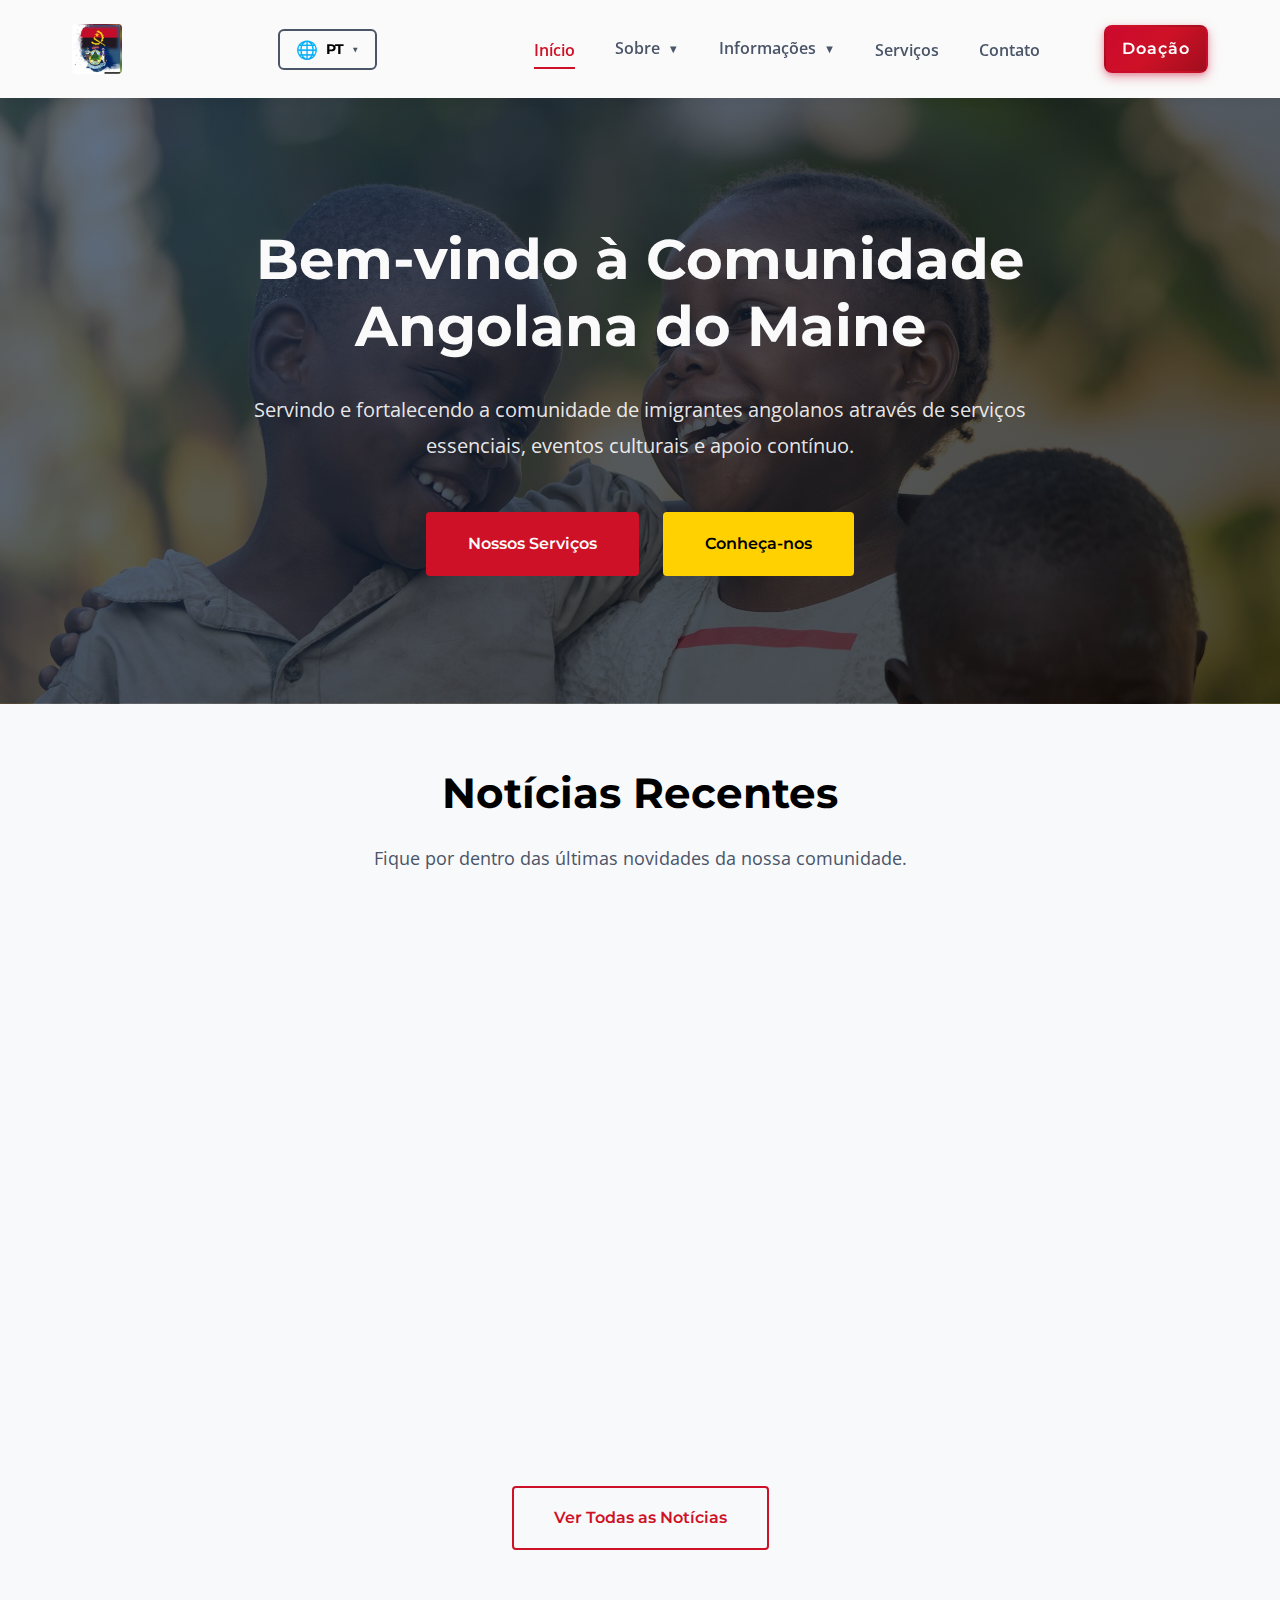
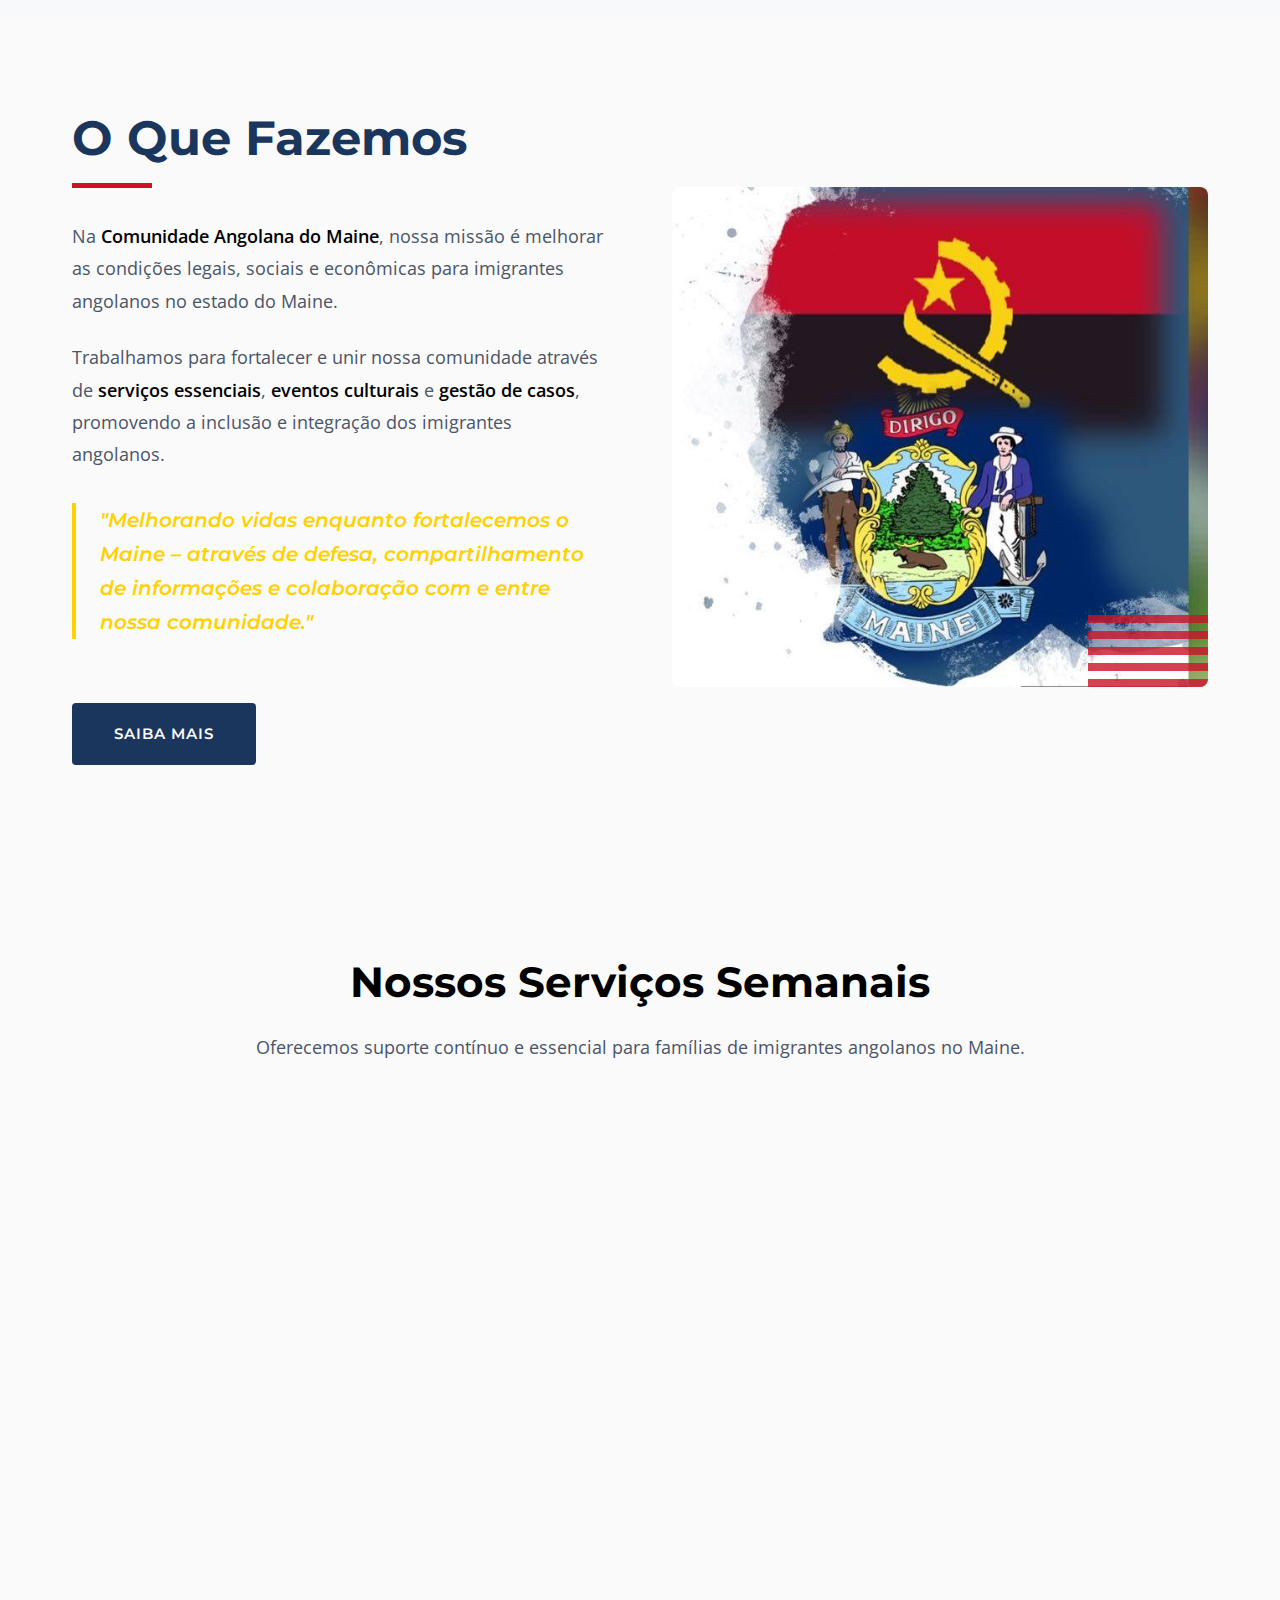
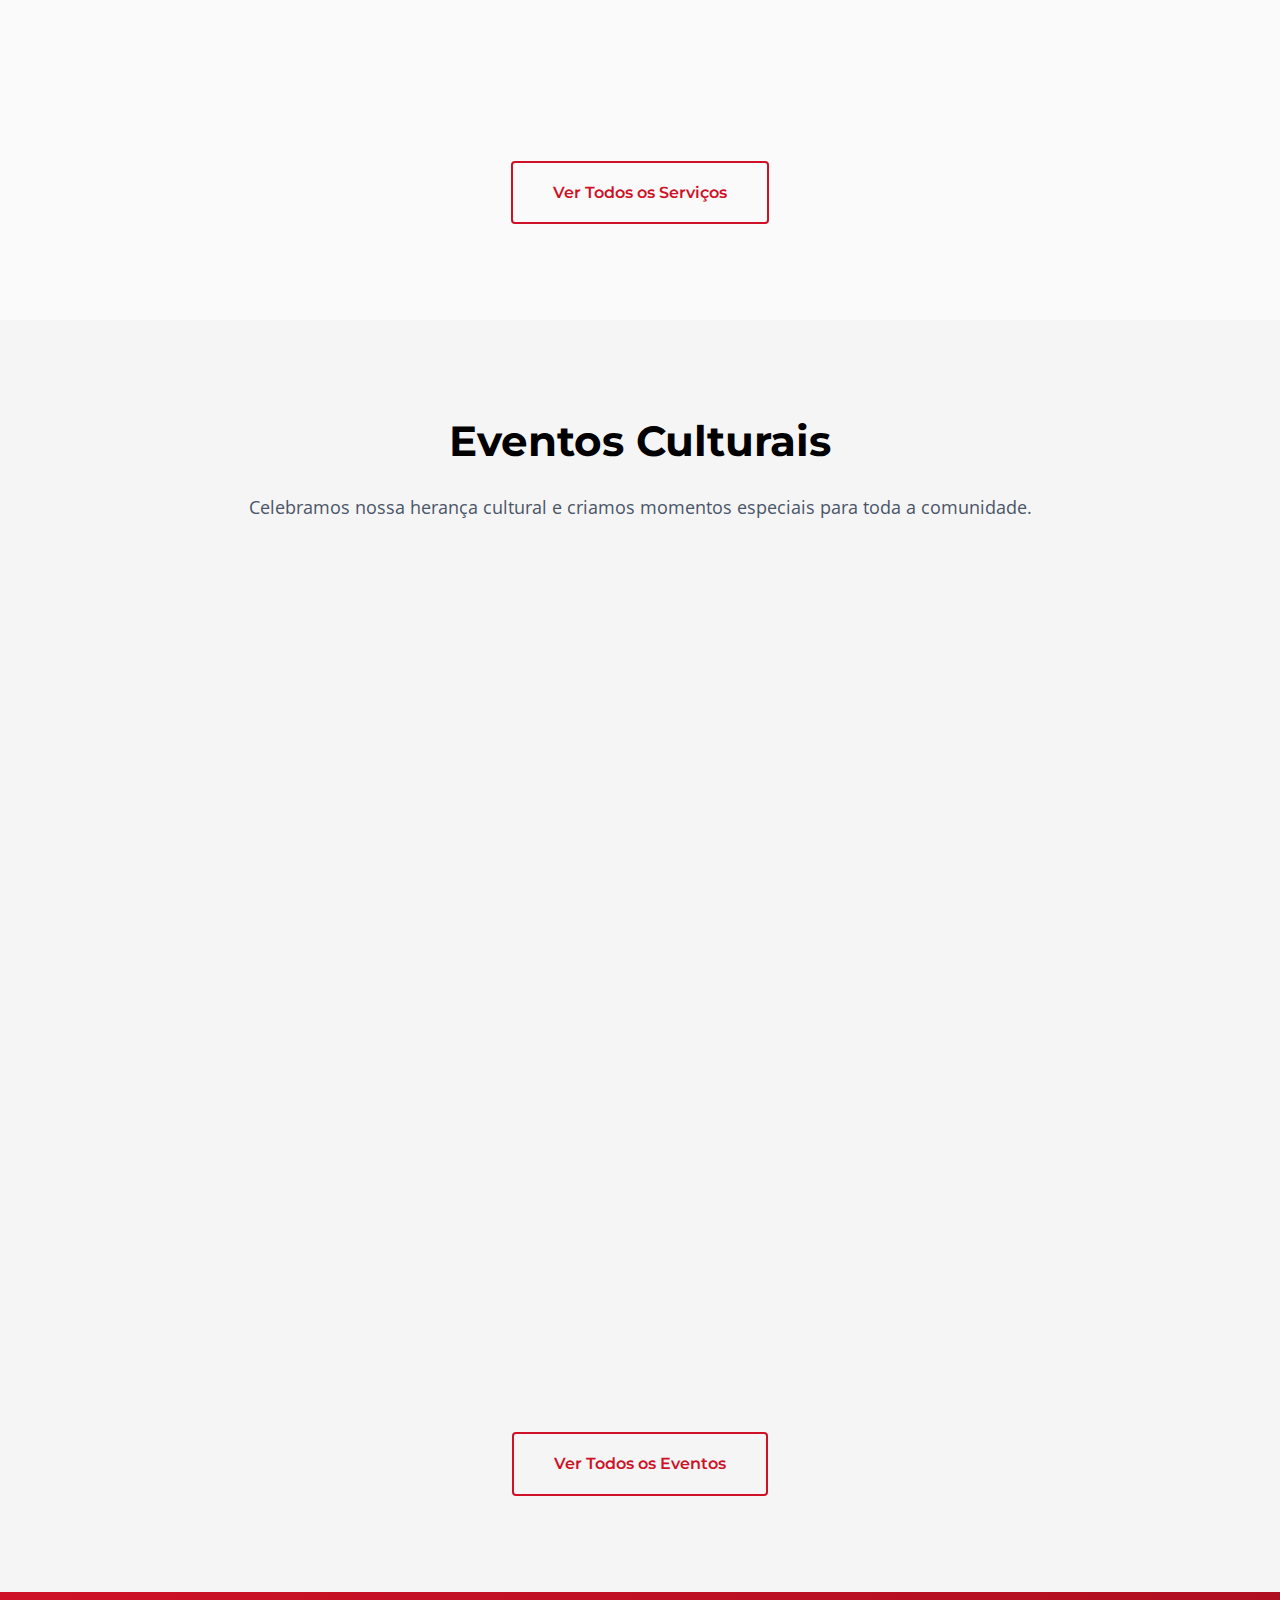
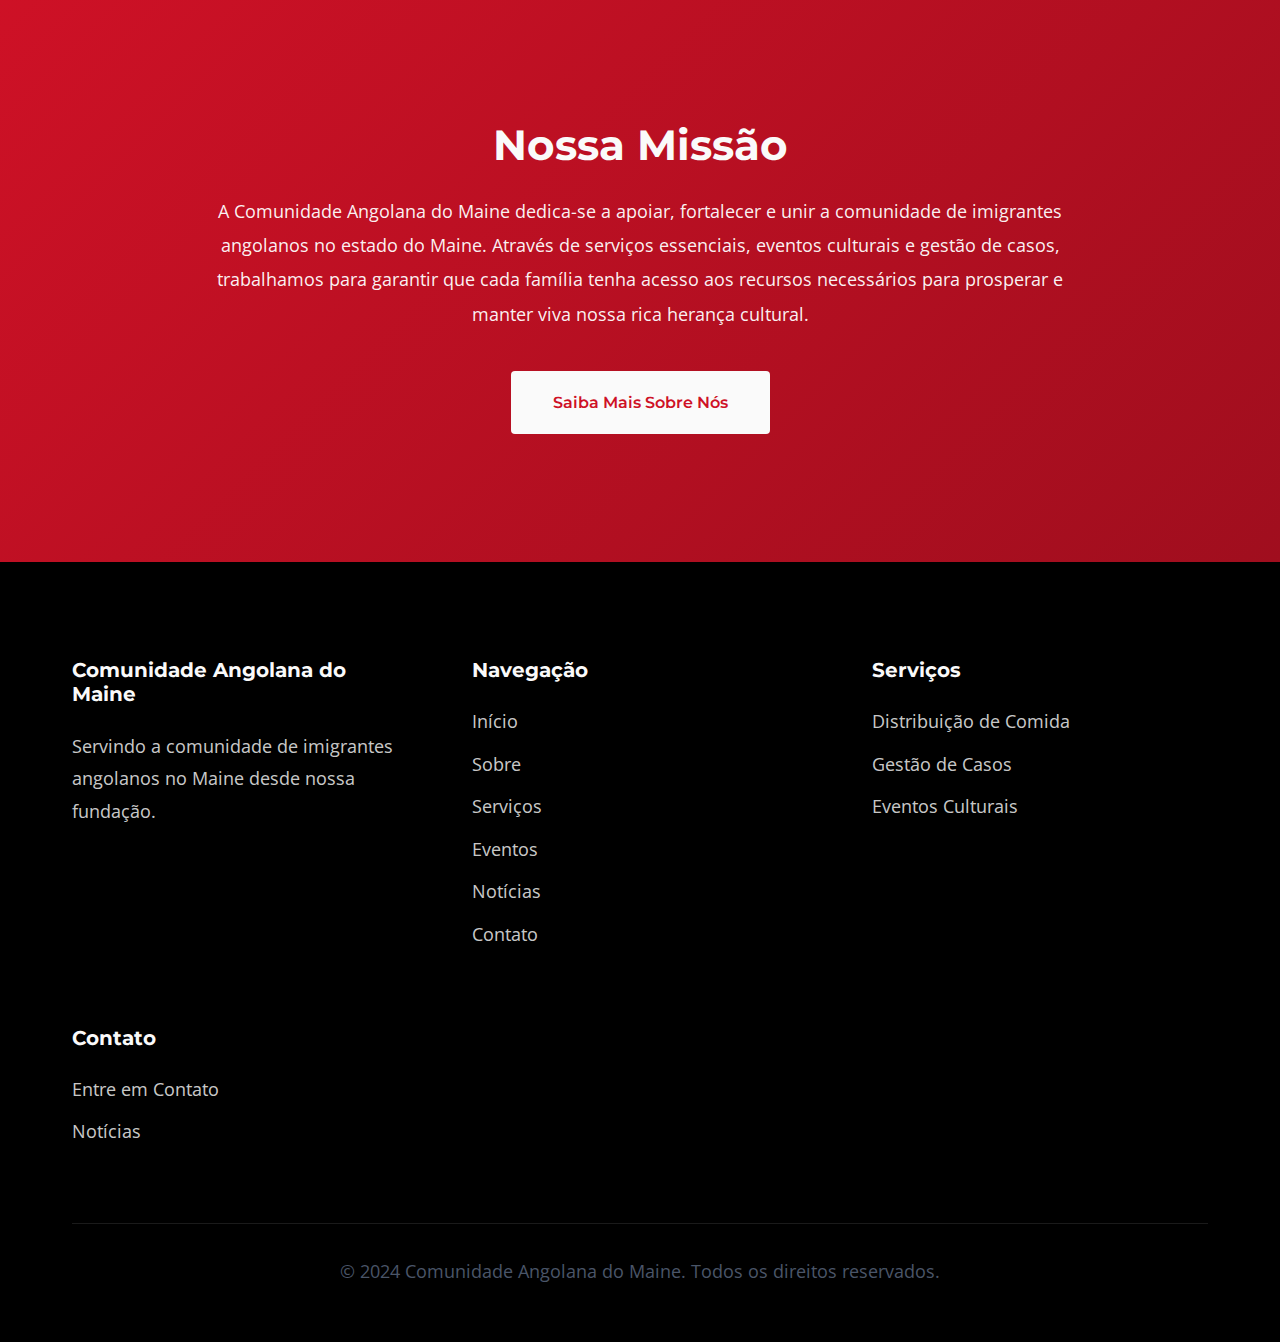
<file: index.html>
<!DOCTYPE html>
<html lang="pt-BR">
<head>
    <meta charset="UTF-8">
    <meta name="viewport" content="width=device-width, initial-scale=1.0">
    <meta name="description" content="Comunidade Angolana do Maine - Servindo a comunidade de imigrantes angolanos no Maine com serviços essenciais, eventos culturais e apoio contínuo.">
    <title>Comunidade Angolana do Maine - Página Inicial</title>
    <link rel="preconnect" href="https://fonts.googleapis.com">
    <link rel="preconnect" href="https://fonts.gstatic.com" crossorigin>
    <link href="https://fonts.googleapis.com/css2?family=Montserrat:wght@400;600;700&family=Open+Sans:wght@400;600&display=swap" rel="stylesheet">
    <link rel="stylesheet" href="styles/main.css">
    <link rel="stylesheet" href="styles/main2.css">
    <link rel="shortcut icon" href="/assets/logo-icon.ico" type="image/x-icon">
</head>
<body>
    <!-- Navegação -->
    <nav class="navbar">
        <div class="container">
            <div class="nav-wrapper">
                <a href="index.html" class="logo">
                    <img src="assets/img/logo.jpg" alt="Logo Comunidade Angolana do Maine" class="logo-img">
                    <!-- <span class="logo-text">Comunidade Angolana do Maine</span> -->
                </a>
                <div class="nav-right">
                    <div class="language-selector">
                        <button class="language-btn" aria-label="Selecionar idioma">
                            <span class="language-icon">🌐</span>
                            <span class="language-current">PT</span>
                            <span class="language-arrow">▼</span>
                        </button>
                        <div class="language-dropdown">
                            <a href="#" class="language-option active">
                                <span class="language-flag">🇵🇹</span>
                                <span>Português</span>
                            </a>
                            <a href="#" class="language-option">
                                <span class="language-flag">🇺🇸</span>
                                <span>English</span>
                            </a>
                            <a href="#" class="language-option">
                                <span class="language-flag">🇪🇸</span>
                                <span>Español</span>
                            </a>
                        </div>
                    </div>
                    <button class="mobile-menu-toggle" aria-label="Menu">
                        <span></span>
                        <span></span>
                        <span></span>
                    </button>
                </div>
                <ul class="nav-menu">
                    <li><a href="index.html" class="active">Início</a></li>
                    <li class="nav-item-dropdown">
                        <a class="nav-link-dropdown">Sobre <span class="dropdown-arrow">▼</span></a>
                        <ul class="nav-dropdown">
                            <!-- <li><a href="sobre.html">Sobre Nós</a></li> -->
                            <li><a href="sobre.html">Sobre nós</a></li>
                            <li><a href="nosso-time.html">Nosso Time</a></li>
                            <li><a href="membros.html">Membros</a></li>
                            <li><a href="carreiras.html">Carreiras</a></li>
                        </ul>
                    </li>
                    <li class="nav-item-dropdown">
                        <a href="informacoes.html" class="nav-link-dropdown">Informações <span class="dropdown-arrow">▼</span></a>
                        <ul class="nav-dropdown">
                            <!-- <li><a href="sobre.html">Sobre Nós</a></li> -->
                            <li><a href="informacoes.html">Eventos</a></li>
                            <li><a href="informacoes.html">Notícias</a></li>
                            <li><a href="duvidas.html">Dúvidas/Ajuda</a></li>
                        </ul>
                    </li>
                    <li><a href="servicos.html">Serviços</a></li>
                    <li><a href="contato.html">Contato</a></li>
                    <li class="nav-donation">
                        <a href="doacao.html" class="btn-donation">Doação</a>
                    </li>
                </ul>
            </div>
        </div>
    </nav>

    <!-- Hero Section -->
    <section class="hero">
        <div class="container">
            <div class="hero-content">
                <h1 class="hero-title">Bem-vindo à Comunidade Angolana do Maine</h1>
                <p class="hero-subtitle">Servindo e fortalecendo a comunidade de imigrantes angolanos através de serviços essenciais, eventos culturais e apoio contínuo.</p>
                <div class="hero-buttons">
                    <a href="servicos.html" class="btn btn-primary">Nossos Serviços</a>
                    <a href="sobre.html" class="btn btn-secondary">Conheça-nos</a>
                </div>
            </div>
        </div>
    </section>

    <!-- Notícias Recentes -->
    <section class="news-preview">
        <div class="container">
            <div class="section-header">
                <h2 class="section-title">Notícias Recentes</h2>
                <p class="section-description">Fique por dentro das últimas novidades da nossa comunidade.</p>
            </div>
            <div class="news-grid">
                <article class="news-card">
                    <div class="news-date">15 de Janeiro, 2024</div>
                    <h3 class="news-title">Nova Parceria com Organizações Locais Amplia Apoio à Comunidade</h3>
                    <p class="news-excerpt">A Comunidade Angolana do Maine anunciou hoje uma importante parceria com organizações locais que permitirá expandir os serviços de distribuição de alimentos e gestão de casos para mais famílias em necessidade.</p>
                    <a href="noticias.html" class="news-link">Ler mais →</a>
                </article>
                <article class="news-card">
                    <div class="news-date">8 de Janeiro, 2024</div>
                    <h3 class="news-title">Celebração de Ano Novo Reúne Mais de 200 Membros da Comunidade</h3>
                    <p class="news-excerpt">O evento de Ano Novo da Comunidade Angolana do Maine foi um grande sucesso, reunindo famílias para celebrar com música tradicional, comida típica e momentos de união e esperança para o novo ano.</p>
                    <a href="noticias.html" class="news-link">Ler mais →</a>
                </article>
                <article class="news-card">
                    <div class="news-date">22 de Dezembro, 2023</div>
                    <h3 class="news-title">Programa de Apoio Educacional Inicia Novo Semestre</h3>
                    <p class="news-excerpt">Iniciamos um novo ciclo do programa de apoio educacional, oferecendo aulas de inglês, tutoria para crianças e jovens, e workshops sobre integração cultural para novos imigrantes.</p>
                    <a href="noticias.html" class="news-link">Ler mais →</a>
                </article>
            </div>
            <div class="section-cta">
                <a href="noticias.html" class="btn btn-outline">Ver Todas as Notícias</a>
            </div>
        </div>
    </section>

    <!-- O Que Fazemos -->
    <section class="what-we-do">
        <div class="container">
            <div class="what-we-do-content">
                <div class="what-we-do-text">
                    <h2 class="what-we-do-title">O Que Fazemos</h2>
                    <div class="what-we-do-accent"></div>
                    <p class="what-we-do-description">
                        Na <strong>Comunidade Angolana do Maine</strong>, nossa missão é melhorar as condições legais, sociais e econômicas para imigrantes angolanos no estado do Maine.
                    </p>
                    <p class="what-we-do-description">
                        Trabalhamos para fortalecer e unir nossa comunidade através de <strong>serviços essenciais</strong>, <strong>eventos culturais</strong> e <strong>gestão de casos</strong>, promovendo a inclusão e integração dos imigrantes angolanos.
                    </p>
                    <blockquote class="what-we-do-quote">
                        "Melhorando vidas enquanto fortalecemos o Maine – através de defesa, compartilhamento de informações e colaboração com e entre nossa comunidade."
                    </blockquote>
                    <a href="sobre.html" class="btn btn-primary what-we-do-btn">SAIBA MAIS</a>
                </div>
                <div class="what-we-do-image">
                    <img src="assets/img/logo.jpg" alt="Comunidade Angolana do Maine" class="what-we-do-img">
                    <div class="what-we-do-decoration"></div>
                </div>
            </div>
        </div>
    </section>

    <!-- Serviços Destaque -->
    <section class="services-preview">
        <div class="container">
            <div class="section-header">
                <h2 class="section-title">Nossos Serviços Semanais</h2>
                <p class="section-description">Oferecemos suporte contínuo e essencial para famílias de imigrantes angolanos no Maine.</p>
            </div>
            <div class="services-grid">
                <div class="service-card">
                    <div class="service-icon">🍽️</div>
                    <h3 class="service-title">Distribuição de Comida</h3>
                    <p class="service-description">Distribuição semanal de alimentos para famílias de imigrantes, garantindo segurança alimentar e bem-estar da comunidade.</p>
                </div>
                <div class="service-card">
                    <div class="service-icon">📋</div>
                    <h3 class="service-title">Gestão de Casos</h3>
                    <p class="service-description">Acompanhamento coordenado e personalizado para ajudar indivíduos a gerenciar necessidades de saúde, psicossociais e outras áreas essenciais.</p>
                </div>
                <div class="service-card">
                    <div class="service-icon">🎉</div>
                    <h3 class="service-title">Eventos Culturais</h3>
                    <p class="service-description">Organização constante de eventos que celebram nossa cultura e fortalecem os laços comunitários, incluindo celebrações especiais ao longo do ano.</p>
                </div>
            </div>
            <div class="section-cta">
                <a href="servicos.html" class="btn btn-outline">Ver Todos os Serviços</a>
            </div>
        </div>
    </section>

    <!-- Eventos Destaque -->
    <section class="events-preview">
        <div class="container">
            <div class="section-header">
                <h2 class="section-title">Eventos Culturais</h2>
                <p class="section-description">Celebramos nossa herança cultural e criamos momentos especiais para toda a comunidade.</p>
            </div>
            <div class="events-grid">
                <div class="event-card">
                    <h3 class="event-title">Marcha Mulher</h3>
                    <p class="event-description">Celebração do empoderamento feminino e reconhecimento das mulheres da comunidade.</p>
                </div>
                <div class="event-card">
                    <h3 class="event-title">Guia da Independência</h3>
                    <p class="event-description">Comemoração da independência de Angola com eventos culturais e educacionais.</p>
                </div>
                <div class="event-card">
                    <h3 class="event-title">Natal Solidário</h3>
                    <p class="event-description">Celebração natalina com as crianças da comunidade, promovendo alegria e solidariedade.</p>
                </div>
                <div class="event-card">
                    <h3 class="event-title">Thanksgiving</h3>
                    <p class="event-description">Celebração de gratidão unindo tradições angolanas e americanas.</p>
                </div>
            </div>
            <div class="section-cta">
                <a href="eventos.html" class="btn btn-outline">Ver Todos os Eventos</a>
            </div>
        </div>
    </section>

    <!-- Missão e Valores -->
    <section class="mission">
        <div class="container">
            <div class="mission-content">
                <div class="mission-text">
                    <h2 class="section-title">Nossa Missão</h2>
                    <p class="mission-description">
                        A Comunidade Angolana do Maine dedica-se a apoiar, fortalecer e unir a comunidade de imigrantes angolanos no estado do Maine. Através de serviços essenciais, eventos culturais e gestão de casos, trabalhamos para garantir que cada família tenha acesso aos recursos necessários para prosperar e manter viva nossa rica herança cultural.
                    </p>
                    <a href="sobre.html" class="btn btn-primary">Saiba Mais Sobre Nós</a>
                </div>
            </div>
        </div>
    </section>

    <!-- Footer -->
    <footer class="footer">
        <div class="container">
            <div class="footer-content">
                <div class="footer-section">
                    <h3 class="footer-title">Comunidade Angolana do Maine</h3>
                    <p class="footer-description">Servindo a comunidade de imigrantes angolanos no Maine desde nossa fundação.</p>
                </div>
                <div class="footer-section">
                    <h4 class="footer-heading">Navegação</h4>
                    <ul class="footer-links">
                        <li><a href="index.html">Início</a></li>
                        <li><a href="sobre.html">Sobre</a></li>
                        <li><a href="servicos.html">Serviços</a></li>
                        <li><a href="eventos.html">Eventos</a></li>
                        <li><a href="noticias.html">Notícias</a></li>
                        <li><a href="contato.html">Contato</a></li>
                    </ul>
                </div>
                <div class="footer-section">
                    <h4 class="footer-heading">Serviços</h4>
                    <ul class="footer-links">
                        <li><a href="servicos.html">Distribuição de Comida</a></li>
                        <li><a href="servicos.html">Gestão de Casos</a></li>
                        <li><a href="eventos.html">Eventos Culturais</a></li>
                    </ul>
                </div>
                <div class="footer-section">
                    <h4 class="footer-heading">Contato</h4>
                    <ul class="footer-links">
                        <li><a href="contato.html">Entre em Contato</a></li>
                        <li><a href="noticias.html">Notícias</a></li>
                    </ul>
                </div>
            </div>
            <div class="footer-bottom">
                <p>&copy; 2024 Comunidade Angolana do Maine. Todos os direitos reservados.</p>
            </div>
        </div>
    </footer>

    <script src="scripts/main.js"></script>
</body>
</html>
</file>
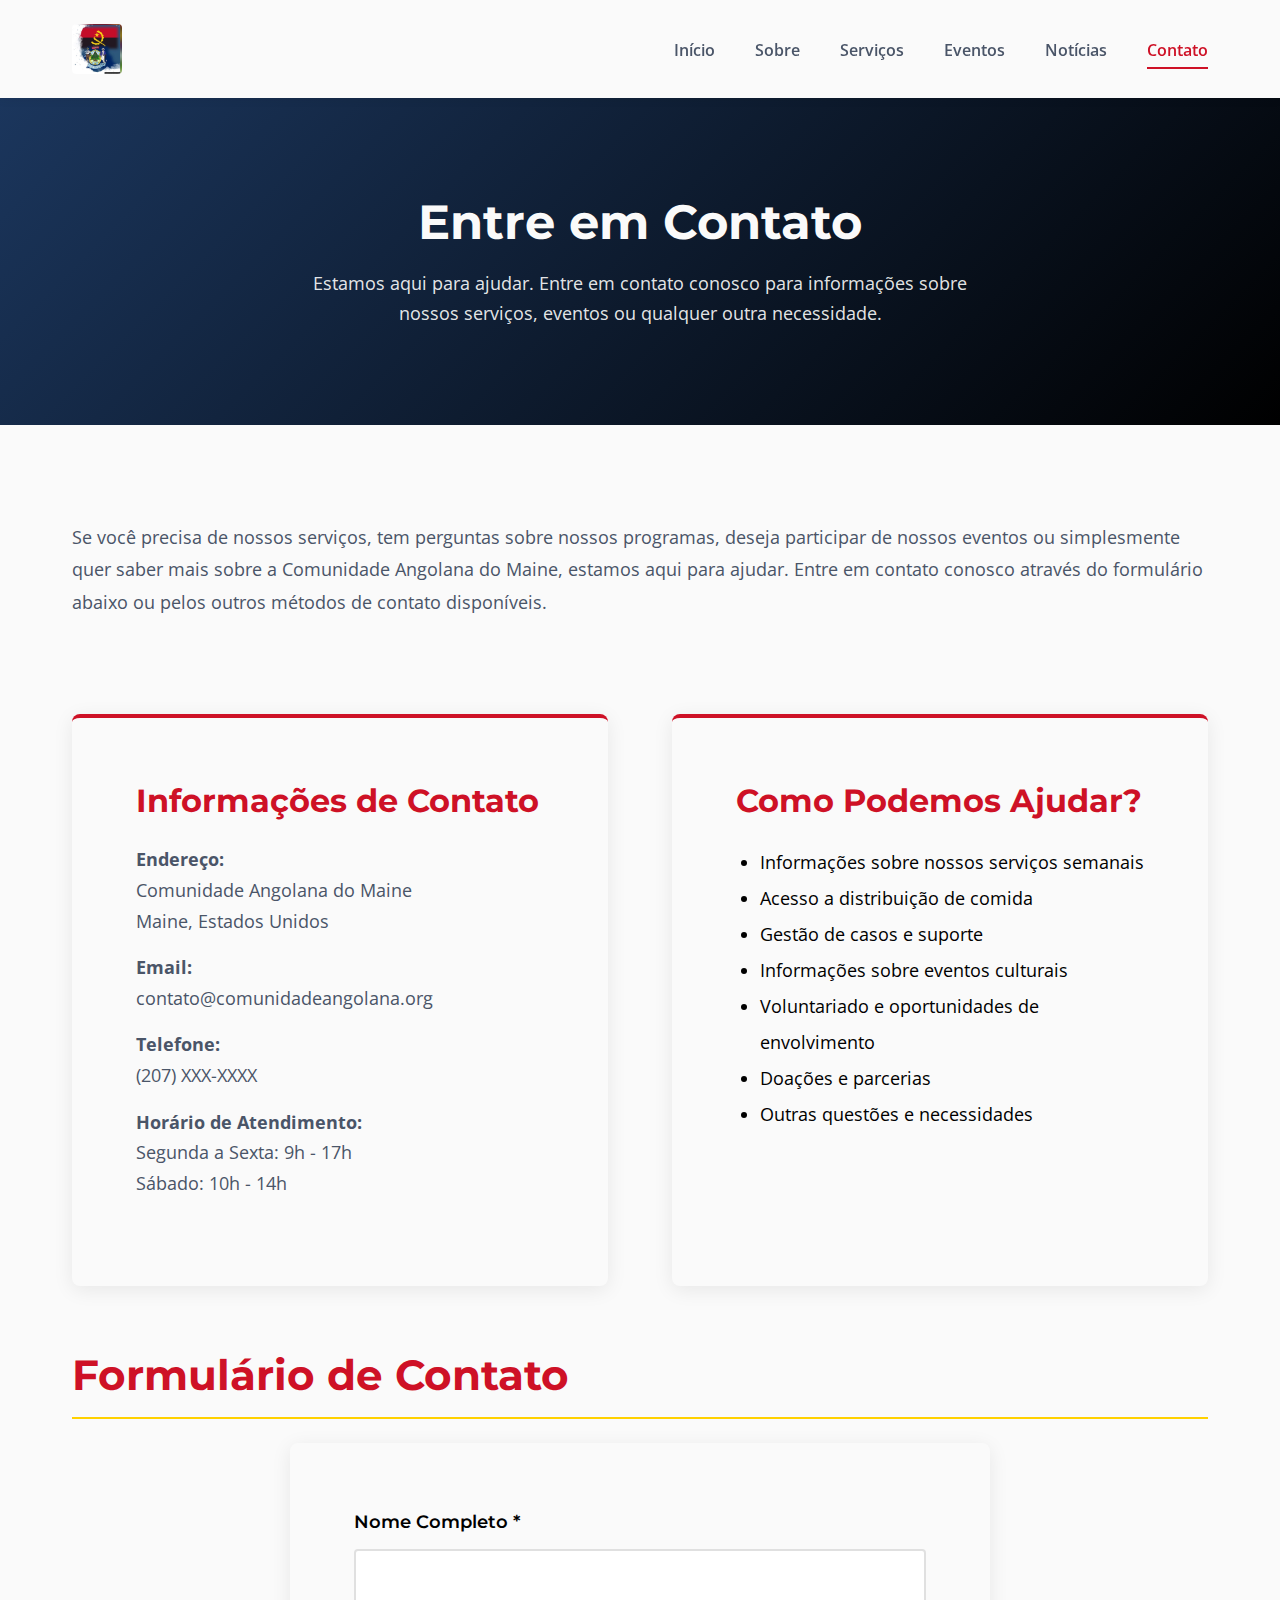
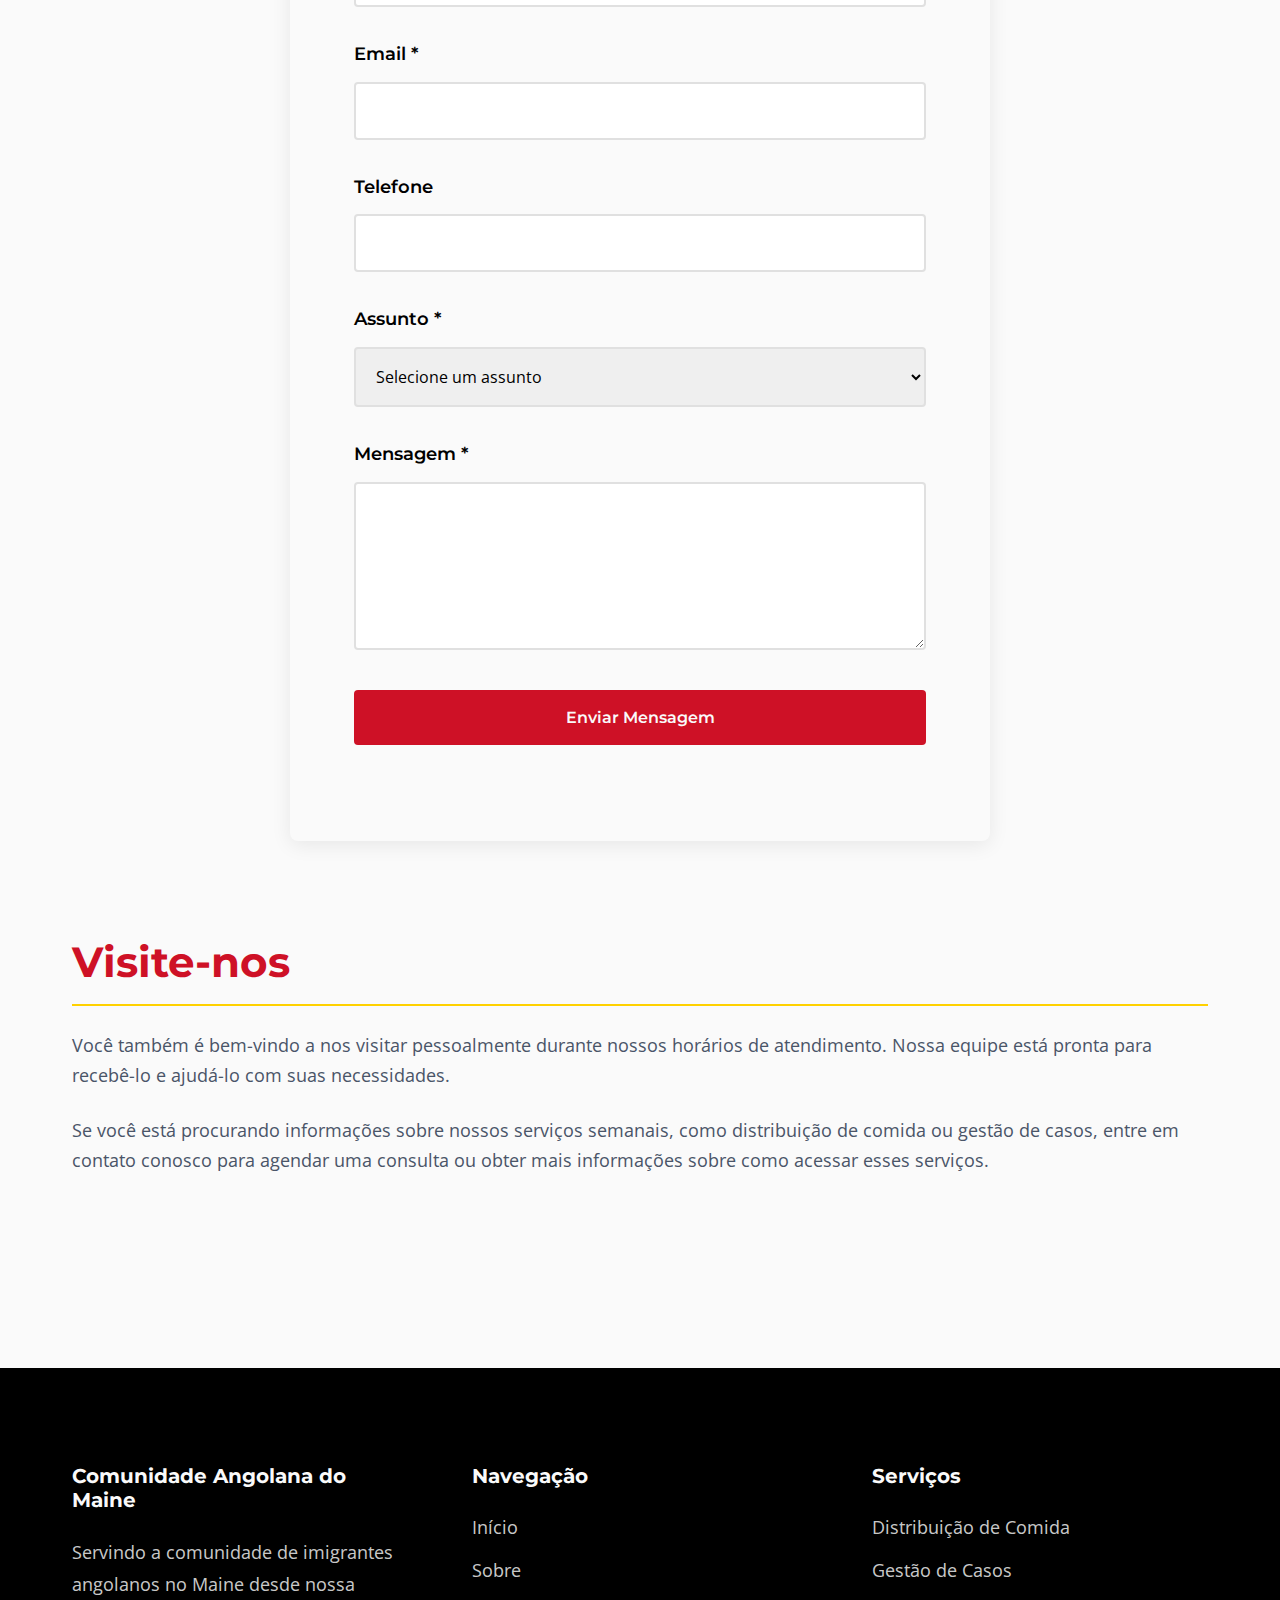
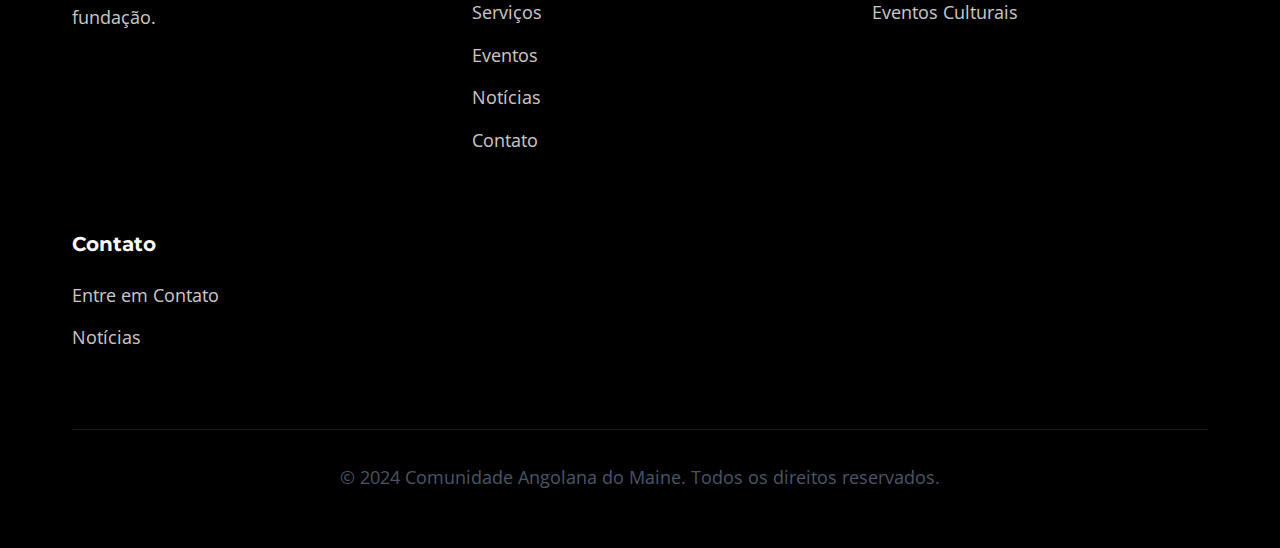
<file: contato.html>
<!DOCTYPE html>
<html lang="pt-BR">
<head>
    <meta charset="UTF-8">
    <meta name="viewport" content="width=device-width, initial-scale=1.0">
    <meta name="description" content="Entre em contato com a Comunidade Angolana do Maine - Estamos aqui para ajudar.">
    <title>Contato - Comunidade Angolana do Maine</title>
    <link rel="preconnect" href="https://fonts.googleapis.com">
    <link rel="preconnect" href="https://fonts.gstatic.com" crossorigin>
    <link href="https://fonts.googleapis.com/css2?family=Montserrat:wght@400;600;700&family=Open+Sans:wght@400;600&display=swap" rel="stylesheet">
    <link rel="stylesheet" href="styles/main.css">
</head>
<body>
    <!-- Navegação -->
    <nav class="navbar">
        <div class="container">
            <div class="nav-wrapper">
                <a href="index.html" class="logo">
                    <img src="assets/img/logo.jpg" alt="Logo Comunidade Angolana do Maine" class="logo-img">
                    <span class="logo-text">Comunidade Angolana do Maine</span>
                </a>
                <button class="mobile-menu-toggle" aria-label="Menu">
                    <span></span>
                    <span></span>
                    <span></span>
                </button>
                <ul class="nav-menu">
                    <li><a href="index.html">Início</a></li>
                    <li><a href="sobre.html">Sobre</a></li>
                    <li><a href="servicos.html">Serviços</a></li>
                    <li><a href="eventos.html">Eventos</a></li>
                    <li><a href="noticias.html">Notícias</a></li>
                    <li><a href="contato.html" class="active">Contato</a></li>
                </ul>
            </div>
        </div>
    </nav>

    <!-- Page Header -->
    <section class="page-header">
        <div class="container">
            <h1>Entre em Contato</h1>
            <p>Estamos aqui para ajudar. Entre em contato conosco para informações sobre nossos serviços, eventos ou qualquer outra necessidade.</p>
        </div>
    </section>

    <!-- Page Content -->
    <section class="page-content">
        <div class="container">
            <div class="content-section">
                <p class="section-description">
                    Se você precisa de nossos serviços, tem perguntas sobre nossos programas, deseja participar de nossos eventos ou simplesmente quer saber mais sobre a Comunidade Angolana do Maine, estamos aqui para ajudar. Entre em contato conosco através do formulário abaixo ou pelos outros métodos de contato disponíveis.
                </p>
            </div>

            <div class="content-grid" style="margin-bottom: 4rem;">
                <div class="info-card">
                    <h3>Informações de Contato</h3>
                    <p style="margin-bottom: 1rem;">
                        <strong>Endereço:</strong><br>
                        Comunidade Angolana do Maine<br>
                        Maine, Estados Unidos
                    </p>
                    <p style="margin-bottom: 1rem;">
                        <strong>Email:</strong><br>
                        contato@comunidadeangolana.org
                    </p>
                    <p style="margin-bottom: 1rem;">
                        <strong>Telefone:</strong><br>
                        (207) XXX-XXXX
                    </p>
                    <p>
                        <strong>Horário de Atendimento:</strong><br>
                        Segunda a Sexta: 9h - 17h<br>
                        Sábado: 10h - 14h
                    </p>
                </div>

                <div class="info-card">
                    <h3>Como Podemos Ajudar?</h3>
                    <ul style="margin-left: 1.5rem; line-height: 2;">
                        <li>Informações sobre nossos serviços semanais</li>
                        <li>Acesso a distribuição de comida</li>
                        <li>Gestão de casos e suporte</li>
                        <li>Informações sobre eventos culturais</li>
                        <li>Voluntariado e oportunidades de envolvimento</li>
                        <li>Doações e parcerias</li>
                        <li>Outras questões e necessidades</li>
                    </ul>
                </div>
            </div>

            <div class="content-section">
                <h2>Formulário de Contato</h2>
                <form class="contact-form" id="contactForm">
                    <div class="form-group">
                        <label for="nome">Nome Completo *</label>
                        <input type="text" id="nome" name="nome" required>
                    </div>

                    <div class="form-group">
                        <label for="email">Email *</label>
                        <input type="email" id="email" name="email" required>
                    </div>

                    <div class="form-group">
                        <label for="telefone">Telefone</label>
                        <input type="tel" id="telefone" name="telefone">
                    </div>

                    <div class="form-group">
                        <label for="assunto">Assunto *</label>
                        <select id="assunto" name="assunto" required>
                            <option value="">Selecione um assunto</option>
                            <option value="servicos">Informações sobre Serviços</option>
                            <option value="eventos">Informações sobre Eventos</option>
                            <option value="voluntariado">Voluntariado</option>
                            <option value="doacoes">Doações</option>
                            <option value="outro">Outro</option>
                        </select>
                    </div>

                    <div class="form-group">
                        <label for="mensagem">Mensagem *</label>
                        <textarea id="mensagem" name="mensagem" rows="6" required></textarea>
                    </div>

                    <div class="form-group">
                        <button type="submit" class="btn btn-primary" style="width: 100%;">Enviar Mensagem</button>
                    </div>
                </form>
            </div>

            <div class="content-section">
                <h2>Visite-nos</h2>
                <p>
                    Você também é bem-vindo a nos visitar pessoalmente durante nossos horários de atendimento. Nossa equipe está pronta para recebê-lo e ajudá-lo com suas necessidades.
                </p>
                <p>
                    Se você está procurando informações sobre nossos serviços semanais, como distribuição de comida ou gestão de casos, entre em contato conosco para agendar uma consulta ou obter mais informações sobre como acessar esses serviços.
                </p>
            </div>
        </div>
    </section>

    <!-- Footer -->
    <footer class="footer">
        <div class="container">
            <div class="footer-content">
                <div class="footer-section">
                    <h3 class="footer-title">Comunidade Angolana do Maine</h3>
                    <p class="footer-description">Servindo a comunidade de imigrantes angolanos no Maine desde nossa fundação.</p>
                </div>
                <div class="footer-section">
                    <h4 class="footer-heading">Navegação</h4>
                    <ul class="footer-links">
                        <li><a href="index.html">Início</a></li>
                        <li><a href="sobre.html">Sobre</a></li>
                        <li><a href="servicos.html">Serviços</a></li>
                        <li><a href="eventos.html">Eventos</a></li>
                        <li><a href="noticias.html">Notícias</a></li>
                        <li><a href="contato.html">Contato</a></li>
                    </ul>
                </div>
                <div class="footer-section">
                    <h4 class="footer-heading">Serviços</h4>
                    <ul class="footer-links">
                        <li><a href="servicos.html">Distribuição de Comida</a></li>
                        <li><a href="servicos.html">Gestão de Casos</a></li>
                        <li><a href="eventos.html">Eventos Culturais</a></li>
                    </ul>
                </div>
                <div class="footer-section">
                    <h4 class="footer-heading">Contato</h4>
                    <ul class="footer-links">
                        <li><a href="contato.html">Entre em Contato</a></li>
                        <li><a href="noticias.html">Notícias</a></li>
                    </ul>
                </div>
            </div>
            <div class="footer-bottom">
                <p>&copy; 2024 Comunidade Angolana do Maine. Todos os direitos reservados.</p>
            </div>
        </div>
    </footer>

    <script src="scripts/main.js"></script>
</body>
</html>
</file>
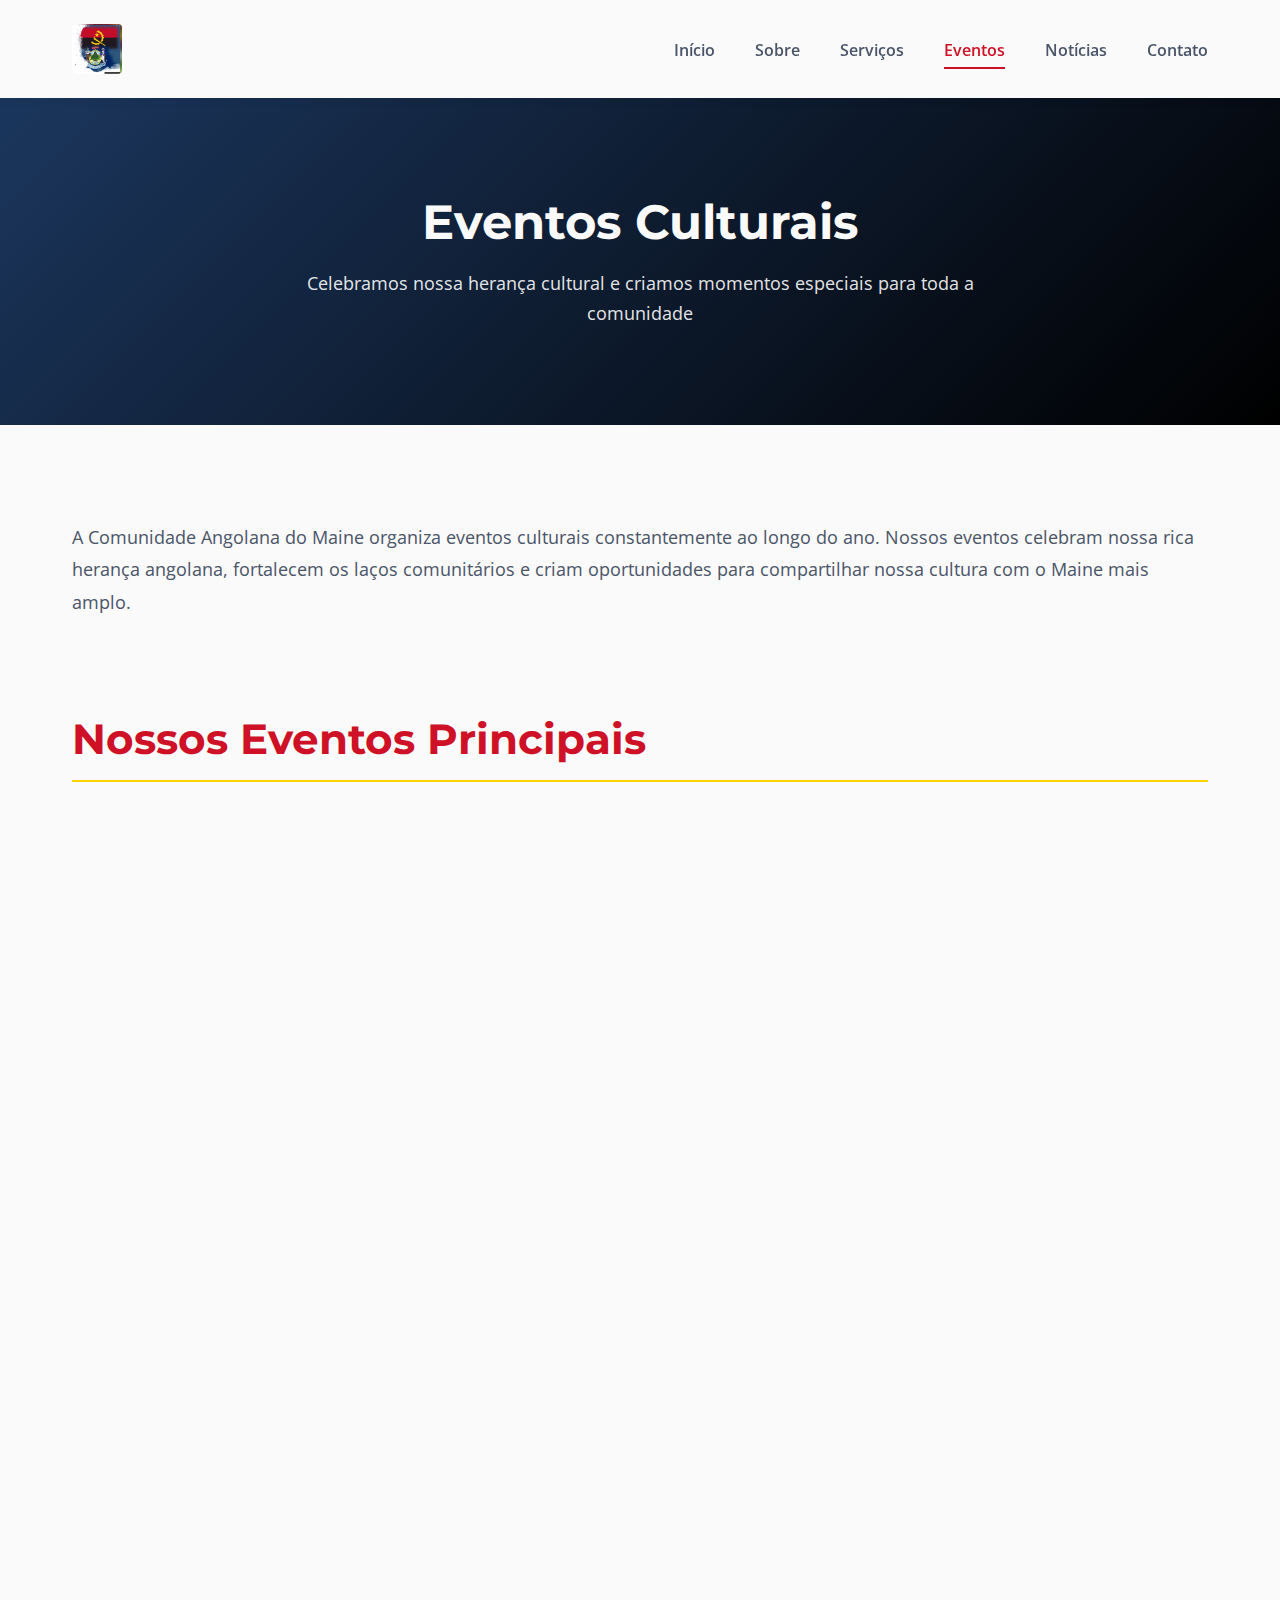
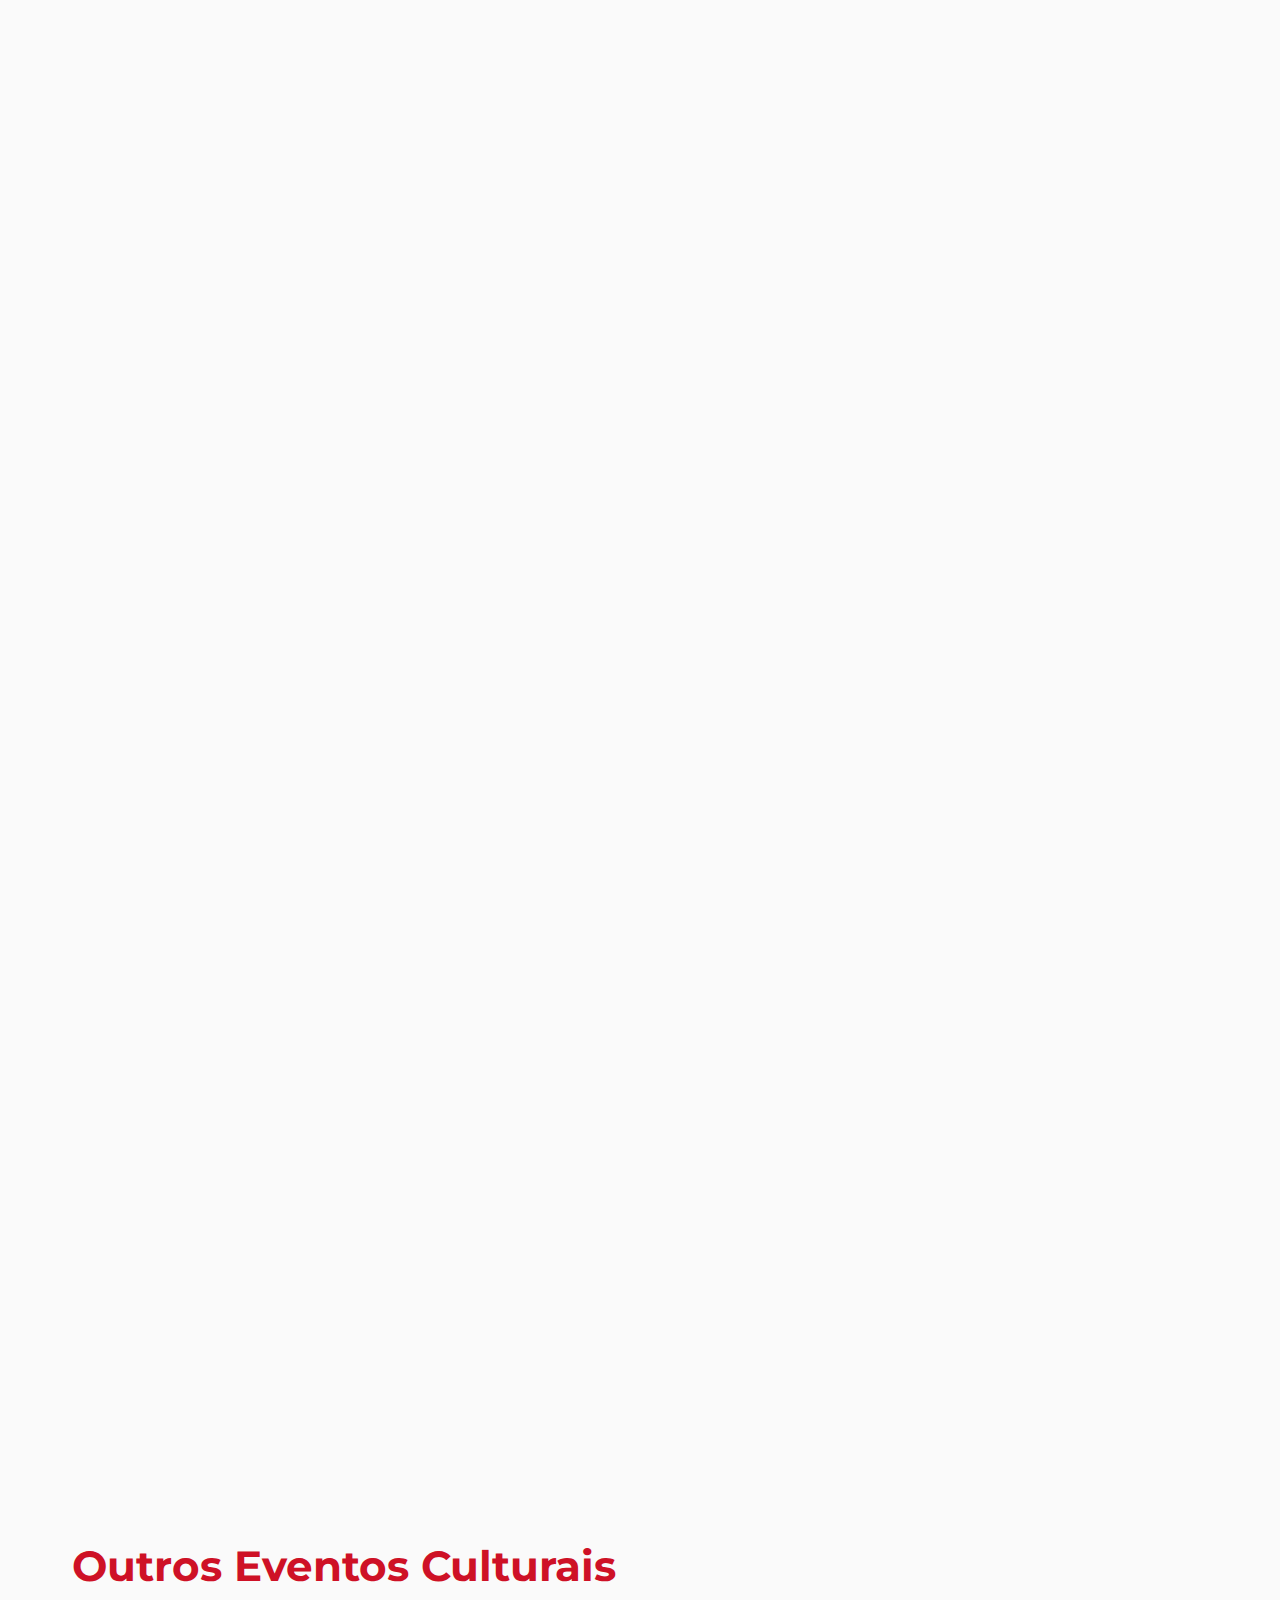
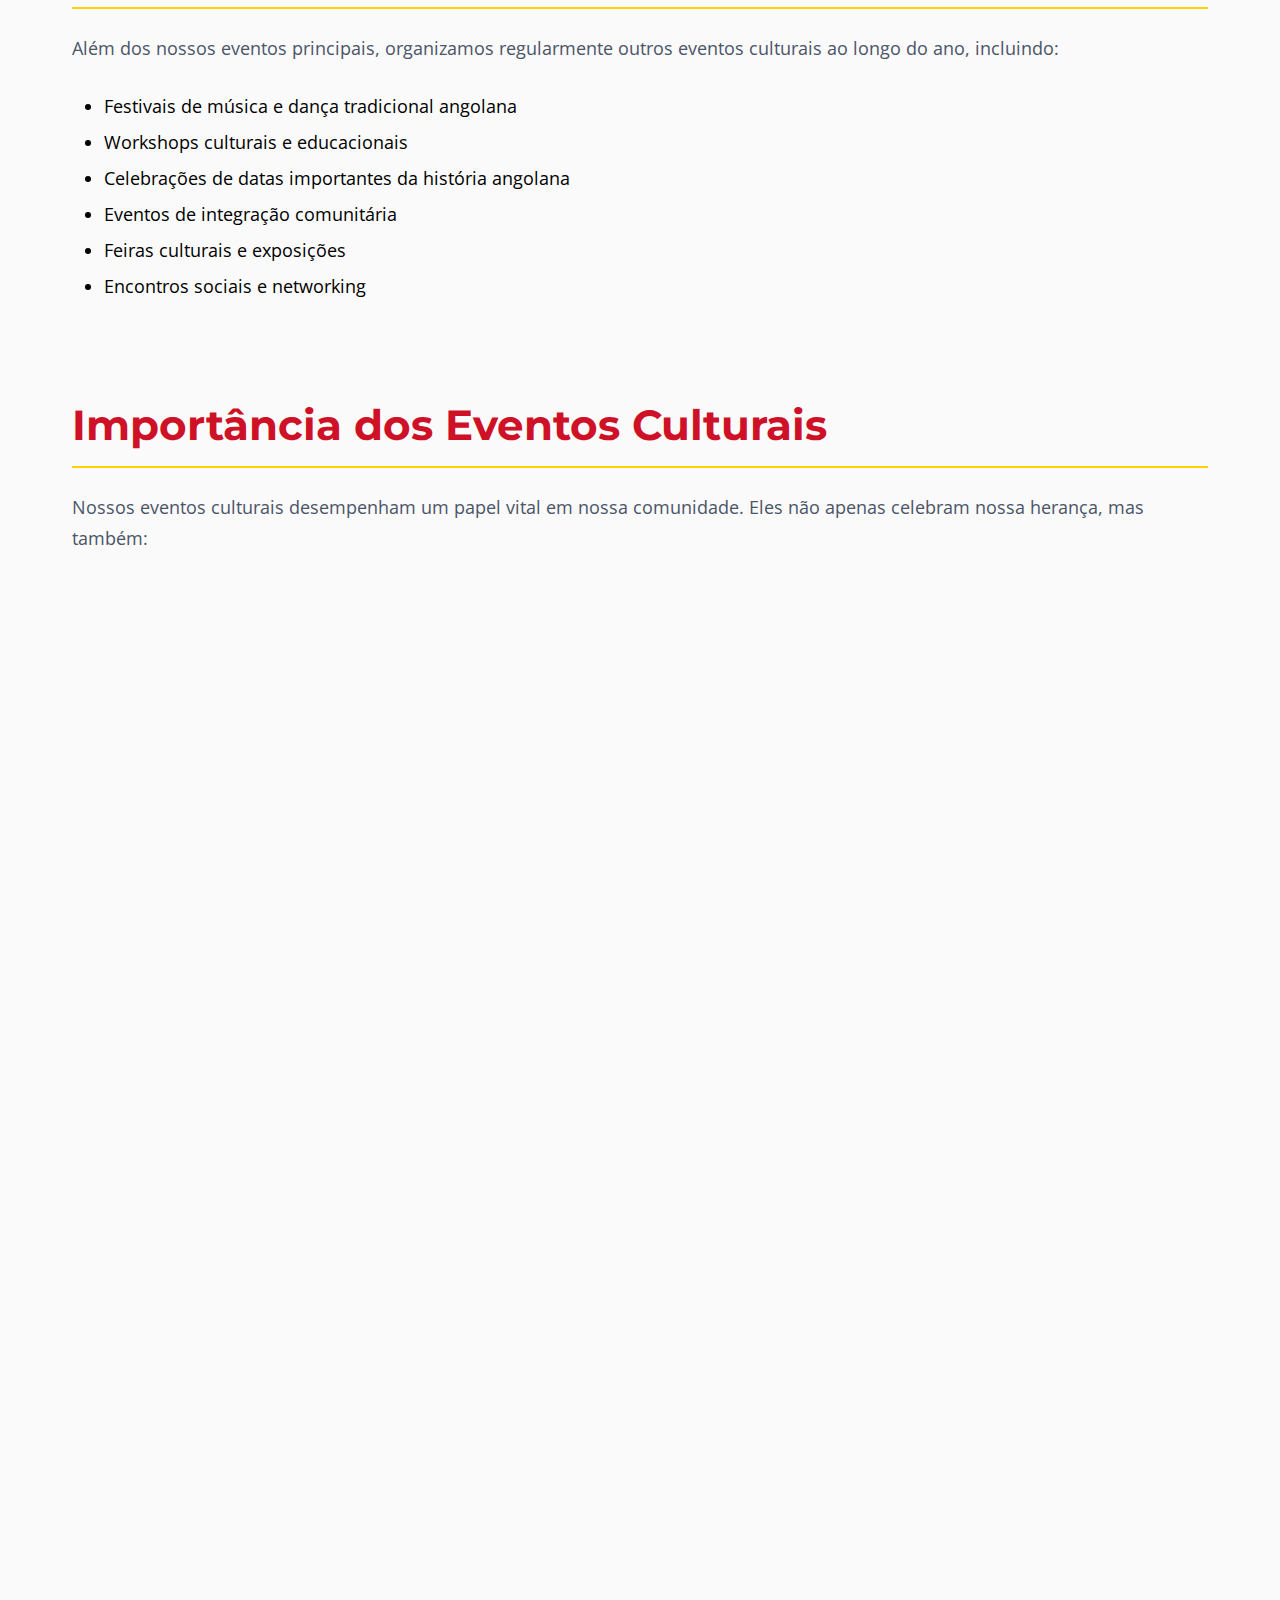
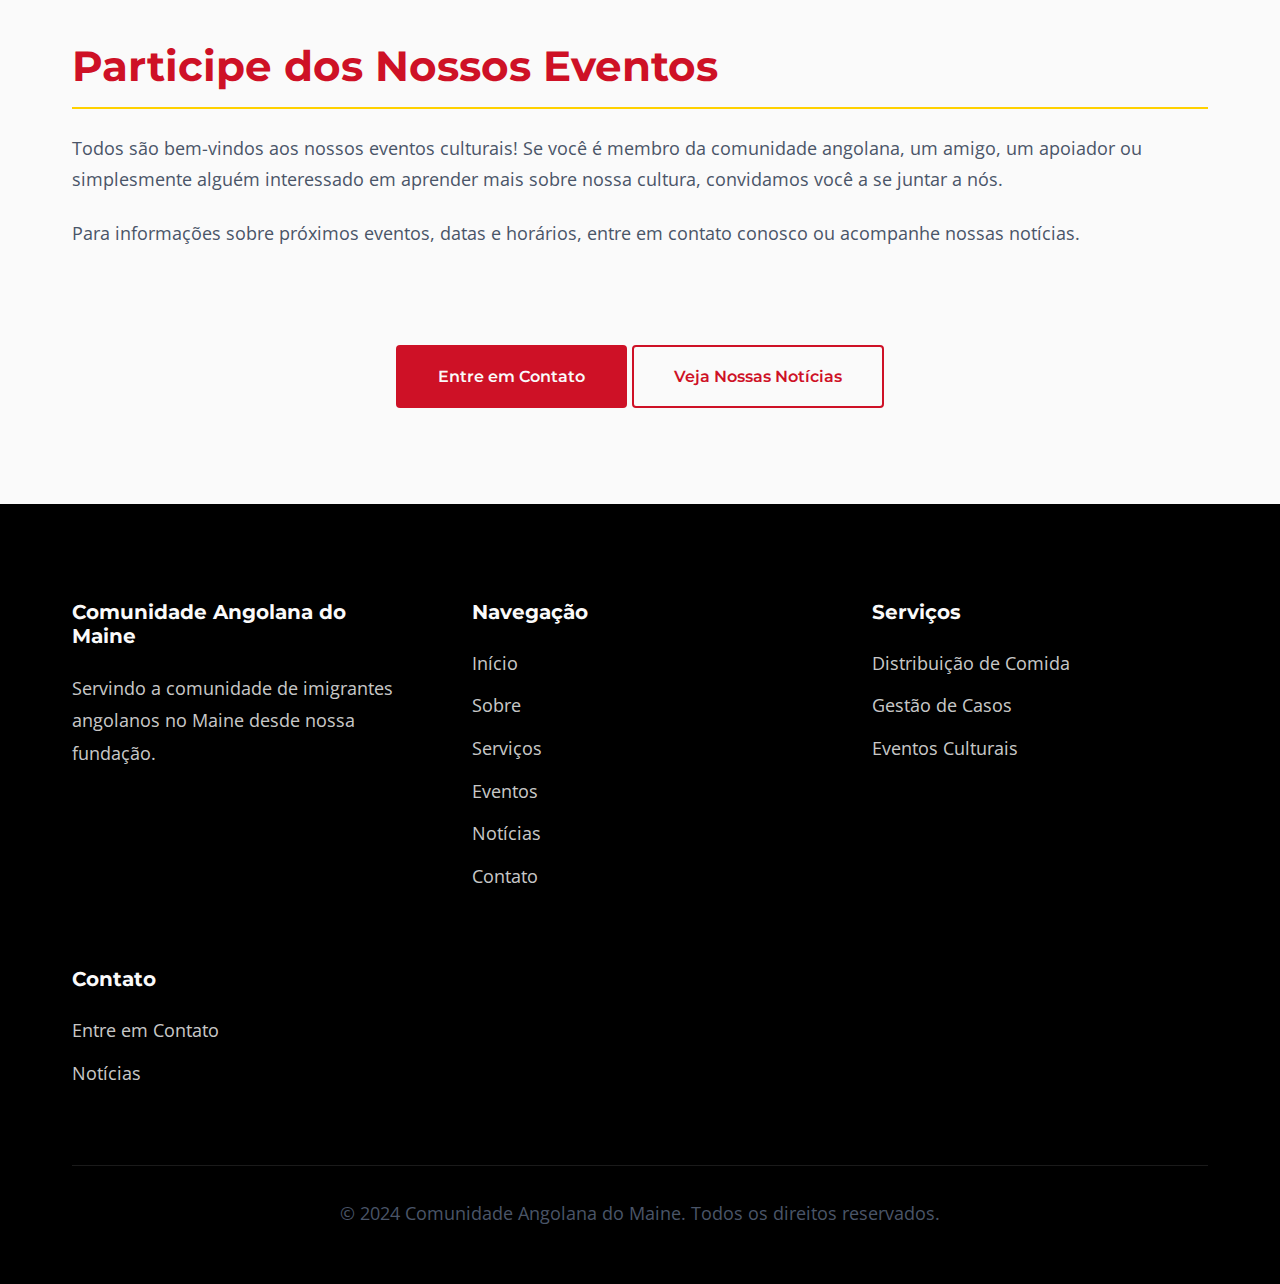
<file: eventos.html>
<!DOCTYPE html>
<html lang="pt-BR">
<head>
    <meta charset="UTF-8">
    <meta name="viewport" content="width=device-width, initial-scale=1.0">
    <meta name="description" content="Eventos culturais da Comunidade Angolana do Maine - Celebrações, festivais e ocasiões especiais.">
    <title>Eventos - Comunidade Angolana do Maine</title>
    <link rel="preconnect" href="https://fonts.googleapis.com">
    <link rel="preconnect" href="https://fonts.gstatic.com" crossorigin>
    <link href="https://fonts.googleapis.com/css2?family=Montserrat:wght@400;600;700&family=Open+Sans:wght@400;600&display=swap" rel="stylesheet">
    <link rel="stylesheet" href="styles/main.css">
</head>
<body>
    <!-- Navegação -->
    <nav class="navbar">
        <div class="container">
            <div class="nav-wrapper">
                <a href="index.html" class="logo">
                    <img src="assets/img/logo.jpg" alt="Logo Comunidade Angolana do Maine" class="logo-img">
                    <span class="logo-text">Comunidade Angolana do Maine</span>
                </a>
                <button class="mobile-menu-toggle" aria-label="Menu">
                    <span></span>
                    <span></span>
                    <span></span>
                </button>
                <ul class="nav-menu">
                    <li><a href="index.html">Início</a></li>
                    <li><a href="sobre.html">Sobre</a></li>
                    <li><a href="servicos.html">Serviços</a></li>
                    <li><a href="eventos.html" class="active">Eventos</a></li>
                    <li><a href="noticias.html">Notícias</a></li>
                    <li><a href="contato.html">Contato</a></li>
                </ul>
            </div>
        </div>
    </nav>

    <!-- Page Header -->
    <section class="page-header">
        <div class="container">
            <h1>Eventos Culturais</h1>
            <p>Celebramos nossa herança cultural e criamos momentos especiais para toda a comunidade</p>
        </div>
    </section>

    <!-- Page Content -->
    <section class="page-content">
        <div class="container">
            <div class="content-section">
                <p class="section-description">
                    A Comunidade Angolana do Maine organiza eventos culturais constantemente ao longo do ano. Nossos eventos celebram nossa rica herança angolana, fortalecem os laços comunitários e criam oportunidades para compartilhar nossa cultura com o Maine mais amplo.
                </p>
            </div>

            <div class="content-section">
                <h2>Nossos Eventos Principais</h2>
                
                <div class="events-grid" style="margin-top: 3rem;">
                    <div class="event-card">
                        <h3 class="event-title">Marcha Mulher</h3>
                        <p class="event-description">
                            A Marcha Mulher é uma celebração poderosa do empoderamento feminino e do papel vital das mulheres em nossa comunidade. Este evento reconhece e homenageia as contribuições extraordinárias das mulheres angolanas, destacando suas conquistas, força e liderança.
                        </p>
                        <p class="event-description">
                            Durante este evento, celebramos a diversidade de talentos, perspectivas e experiências que as mulheres trazem para nossa comunidade, promovendo igualdade, respeito e oportunidades para todas.
                        </p>
                    </div>

                    <div class="event-card">
                        <h3 class="event-title">Guia da Independência</h3>
                        <p class="event-description">
                            O Guia da Independência é uma comemoração significativa da independência de Angola, combinando elementos educacionais, culturais e celebratórios. Este evento oferece uma oportunidade para refletir sobre nossa história, celebrar nossa liberdade e educar a próxima geração sobre nossa herança.
                        </p>
                        <p class="event-description">
                            Inclui apresentações culturais, palestras educacionais, música tradicional e momentos de reflexão sobre o significado da independência para nossa comunidade.
                        </p>
                    </div>

                    <div class="event-card">
                        <h3 class="event-title">Natal Solidário com as Crianças</h3>
                        <p class="event-description">
                            O Natal Solidário é uma celebração especial que reúne as crianças da comunidade para uma festa natalina cheia de alegria, presentes e solidariedade. Este evento promove o espírito de generosidade e comunidade, garantindo que todas as crianças sintam-se celebradas e amadas durante a temporada de festas.
                        </p>
                        <p class="event-description">
                            Inclui atividades recreativas, distribuição de presentes, música, comida tradicional e momentos mágicos que criam memórias duradouras para nossas crianças.
                        </p>
                    </div>

                    <div class="event-card">
                        <h3 class="event-title">Thanksgiving</h3>
                        <p class="event-description">
                            Nossa celebração de Thanksgiving une tradições angolanas e americanas, criando uma experiência única que honra tanto nossa herança cultural quanto nossa nova casa no Maine. Este evento celebra gratidão, comunidade e a rica diversidade que enriquece nossa experiência compartilhada.
                        </p>
                        <p class="event-description">
                            Inclui uma refeição comunitária que combina pratos tradicionais angolanos e americanos, música, histórias compartilhadas e momentos de reflexão sobre as bênçãos que temos em nossas vidas.
                        </p>
                    </div>
                </div>
            </div>

            <div class="content-section">
                <h2>Outros Eventos Culturais</h2>
                <p>
                    Além dos nossos eventos principais, organizamos regularmente outros eventos culturais ao longo do ano, incluindo:
                </p>
                <ul style="margin-left: 2rem; margin-bottom: 2rem; line-height: 2;">
                    <li>Festivais de música e dança tradicional angolana</li>
                    <li>Workshops culturais e educacionais</li>
                    <li>Celebrações de datas importantes da história angolana</li>
                    <li>Eventos de integração comunitária</li>
                    <li>Feiras culturais e exposições</li>
                    <li>Encontros sociais e networking</li>
                </ul>
            </div>

            <div class="content-section">
                <h2>Importância dos Eventos Culturais</h2>
                <p>
                    Nossos eventos culturais desempenham um papel vital em nossa comunidade. Eles não apenas celebram nossa herança, mas também:
                </p>
                <div class="content-grid" style="margin-top: 2rem;">
                    <div class="info-card">
                        <h3>Preservam Nossa Cultura</h3>
                        <p>Mantêm viva nossa rica herança cultural angolana para as gerações presentes e futuras.</p>
                    </div>
                    <div class="info-card">
                        <h3>Fortalecem Laços</h3>
                        <p>Criam oportunidades para famílias se conectarem, compartilharem experiências e construírem relacionamentos duradouros.</p>
                    </div>
                    <div class="info-card">
                        <h3>Educam a Comunidade</h3>
                        <p>Oferecem oportunidades educacionais para aprender sobre nossa história, tradições e valores.</p>
                    </div>
                    <div class="info-card">
                        <h3>Promovem Integração</h3>
                        <p>Facilitam a integração entre nossa comunidade angolana e a comunidade mais ampla do Maine.</p>
                    </div>
                </div>
            </div>

            <div class="content-section">
                <h2>Participe dos Nossos Eventos</h2>
                <p>
                    Todos são bem-vindos aos nossos eventos culturais! Se você é membro da comunidade angolana, um amigo, um apoiador ou simplesmente alguém interessado em aprender mais sobre nossa cultura, convidamos você a se juntar a nós.
                </p>
                <p>
                    Para informações sobre próximos eventos, datas e horários, entre em contato conosco ou acompanhe nossas notícias.
                </p>
            </div>

            <div class="section-cta">
                <a href="contato.html" class="btn btn-primary">Entre em Contato</a>
                <a href="noticias.html" class="btn btn-outline">Veja Nossas Notícias</a>
            </div>
        </div>
    </section>

    <!-- Footer -->
    <footer class="footer">
        <div class="container">
            <div class="footer-content">
                <div class="footer-section">
                    <h3 class="footer-title">Comunidade Angolana do Maine</h3>
                    <p class="footer-description">Servindo a comunidade de imigrantes angolanos no Maine desde nossa fundação.</p>
                </div>
                <div class="footer-section">
                    <h4 class="footer-heading">Navegação</h4>
                    <ul class="footer-links">
                        <li><a href="index.html">Início</a></li>
                        <li><a href="sobre.html">Sobre</a></li>
                        <li><a href="servicos.html">Serviços</a></li>
                        <li><a href="eventos.html">Eventos</a></li>
                        <li><a href="noticias.html">Notícias</a></li>
                        <li><a href="contato.html">Contato</a></li>
                    </ul>
                </div>
                <div class="footer-section">
                    <h4 class="footer-heading">Serviços</h4>
                    <ul class="footer-links">
                        <li><a href="servicos.html">Distribuição de Comida</a></li>
                        <li><a href="servicos.html">Gestão de Casos</a></li>
                        <li><a href="eventos.html">Eventos Culturais</a></li>
                    </ul>
                </div>
                <div class="footer-section">
                    <h4 class="footer-heading">Contato</h4>
                    <ul class="footer-links">
                        <li><a href="contato.html">Entre em Contato</a></li>
                        <li><a href="noticias.html">Notícias</a></li>
                    </ul>
                </div>
            </div>
            <div class="footer-bottom">
                <p>&copy; 2024 Comunidade Angolana do Maine. Todos os direitos reservados.</p>
            </div>
        </div>
    </footer>

    <script src="scripts/main.js"></script>
</body>
</html>
</file>
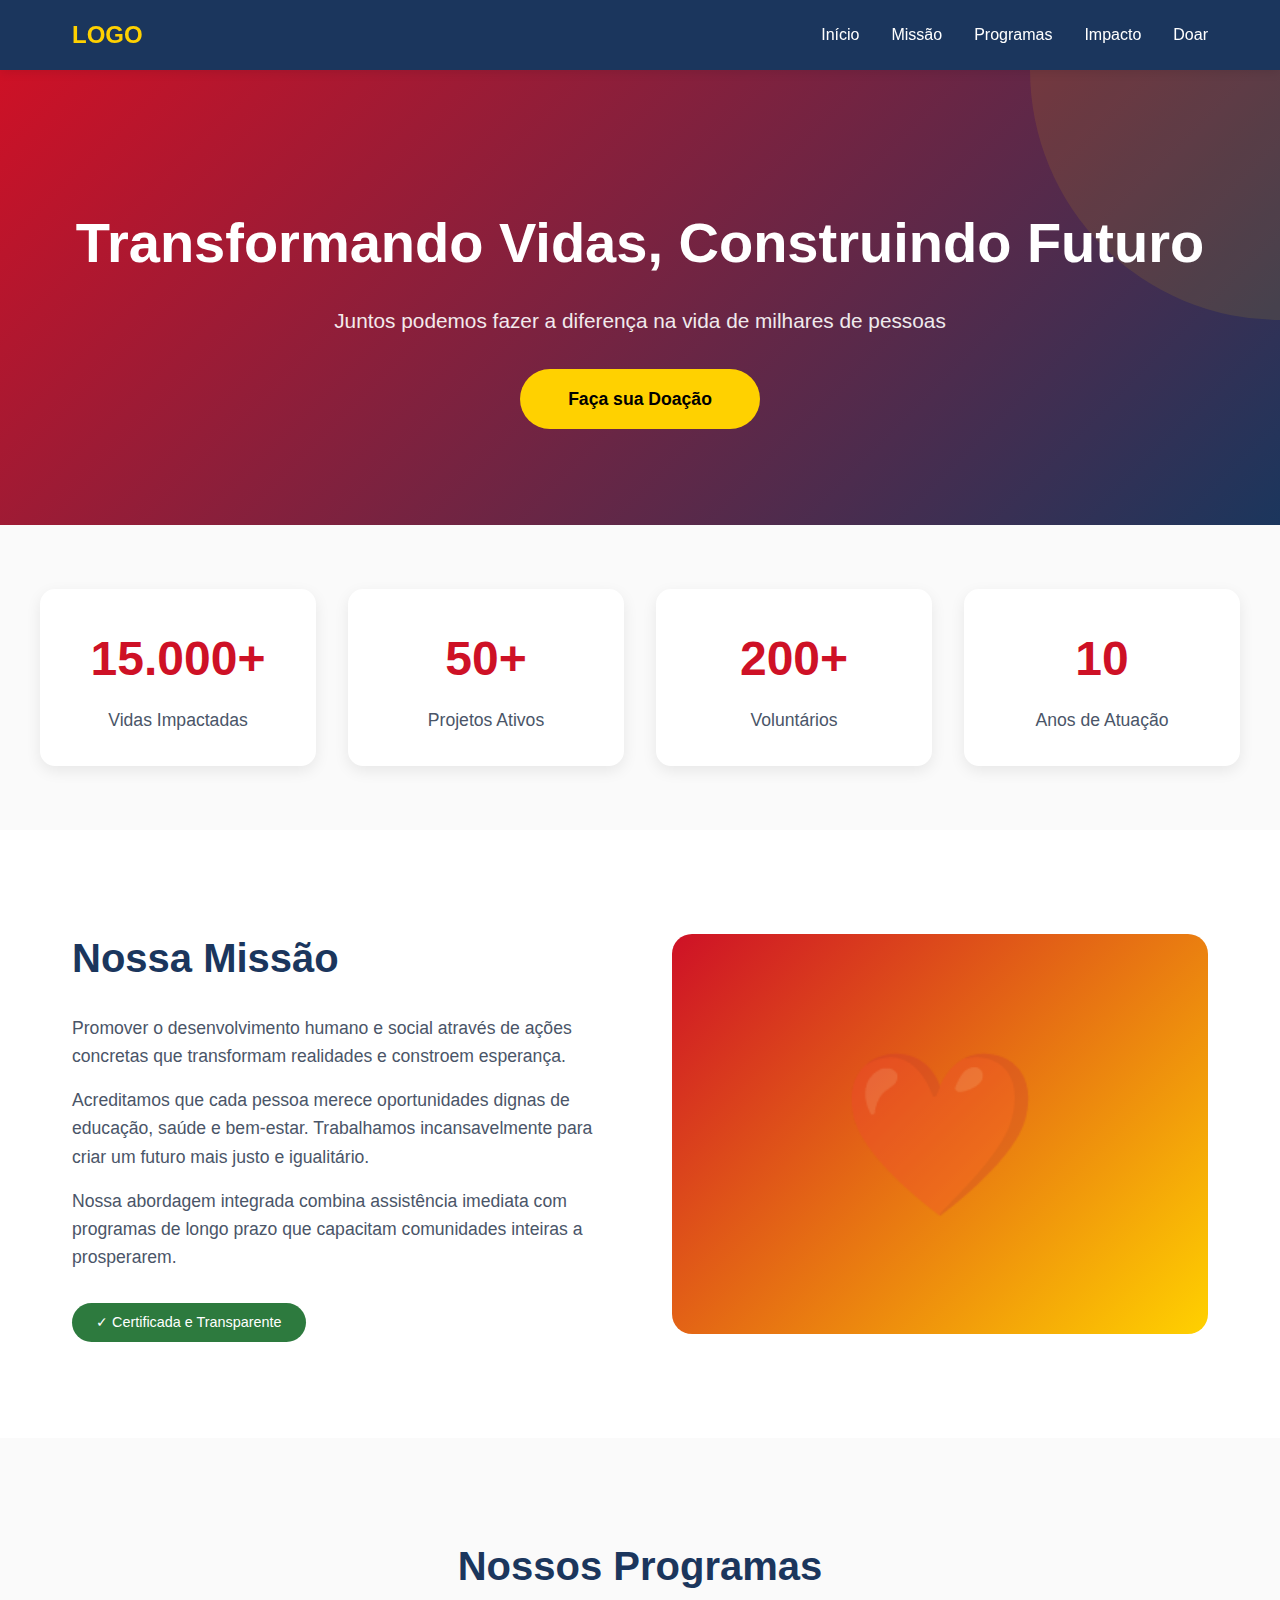
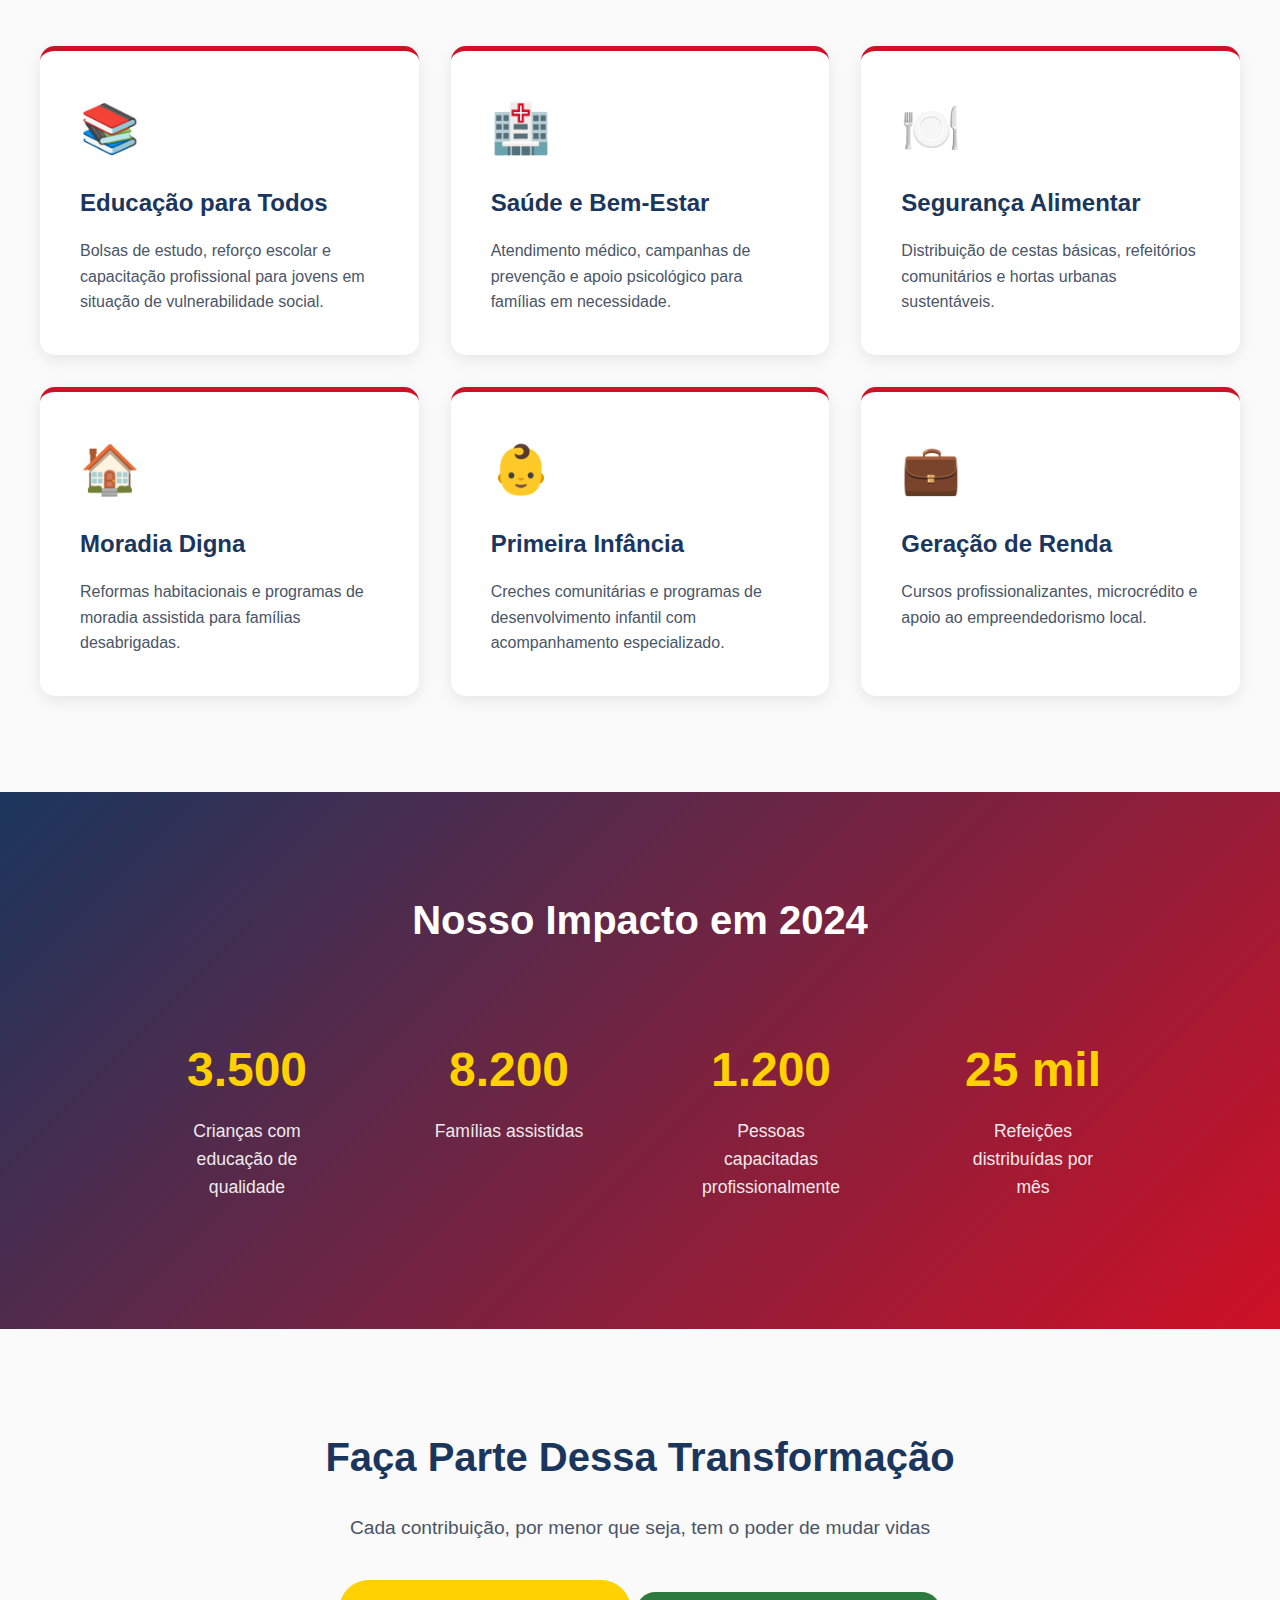
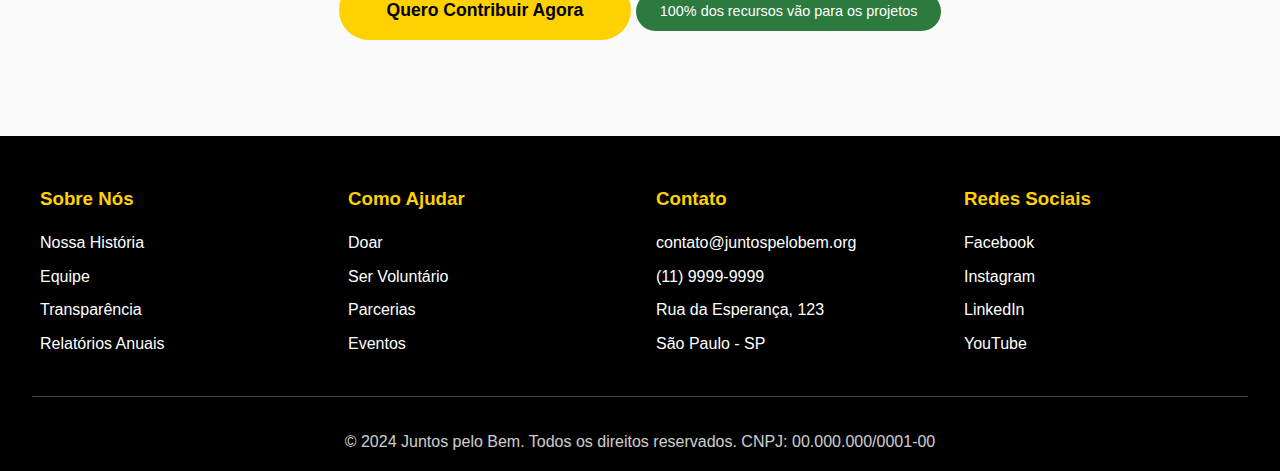
<file: index3.html>
<!DOCTYPE html>
<html lang="pt-BR">
<head>
    <meta charset="UTF-8">
    <meta name="viewport" content="width=device-width, initial-scale=1.0">
    <title>Juntos Fazemos a Diferença</title>
    <style>
        * {
            margin: 0;
            padding: 0;
            box-sizing: border-box;
        }

        body {
            font-family: 'Segoe UI', Tahoma, Geneva, Verdana, sans-serif;
            color: #000000;
            line-height: 1.6;
            overflow-x: hidden;
        }

        /* Header */
        header {
            background: linear-gradient(135deg, #1B365D 0%, #1B365D 100%);
            color: white;
            padding: 1rem 0;
            position: fixed;
            width: 100%;
            top: 0;
            z-index: 1000;
            box-shadow: 0 2px 10px rgba(0,0,0,0.1);
        }

        nav {
            max-width: 1200px;
            margin: 0 auto;
            display: flex;
            justify-content: space-between;
            align-items: center;
            padding: 0 2rem;
        }

        .logo {
            font-size: 1.5rem;
            font-weight: bold;
            color: #FFD100;
        }

        .nav-links {
            display: flex;
            gap: 2rem;
            list-style: none;
        }

        .nav-links a {
            color: white;
            text-decoration: none;
            transition: color 0.3s;
        }

        .nav-links a:hover {
            color: #FFD100;
        }

        /* Hero Section */
        .hero {
            margin-top: 70px;
            background: linear-gradient(135deg, #CE1126 0%, #1B365D 100%);
            color: white;
            padding: 8rem 2rem 6rem;
            text-align: center;
            position: relative;
            overflow: hidden;
        }

        .hero::before {
            content: '';
            position: absolute;
            width: 500px;
            height: 500px;
            background: rgba(255, 209, 0, 0.1);
            border-radius: 50%;
            top: -250px;
            right: -250px;
            animation: float 6s ease-in-out infinite;
        }

        @keyframes float {
            0%, 100% { transform: translateY(0px); }
            50% { transform: translateY(-20px); }
        }

        .hero h1 {
            font-size: 3.5rem;
            margin-bottom: 1rem;
            position: relative;
            z-index: 1;
        }

        .hero p {
            font-size: 1.3rem;
            margin-bottom: 2rem;
            opacity: 0.9;
            position: relative;
            z-index: 1;
        }

        .cta-button {
            background: #FFD100;
            color: #000000;
            padding: 1rem 3rem;
            border: none;
            border-radius: 50px;
            font-size: 1.1rem;
            font-weight: bold;
            cursor: pointer;
            transition: all 0.3s;
            position: relative;
            z-index: 1;
            text-decoration: none;
            display: inline-block;
        }

        .cta-button:hover {
            transform: translateY(-3px);
            box-shadow: 0 10px 25px rgba(255, 209, 0, 0.3);
        }

        /* Stats Section */
        .stats {
            background: #FAFAFA;
            padding: 4rem 2rem;
        }

        .stats-container {
            max-width: 1200px;
            margin: 0 auto;
            display: grid;
            grid-template-columns: repeat(auto-fit, minmax(250px, 1fr));
            gap: 2rem;
        }

        .stat-card {
            text-align: center;
            padding: 2rem;
            background: white;
            border-radius: 15px;
            box-shadow: 0 5px 15px rgba(0,0,0,0.08);
            transition: transform 0.3s;
        }

        .stat-card:hover {
            transform: translateY(-10px);
        }

        .stat-number {
            font-size: 3rem;
            font-weight: bold;
            color: #CE1126;
            margin-bottom: 0.5rem;
        }

        .stat-label {
            color: #4A5568;
            font-size: 1.1rem;
        }

        /* Mission Section */
        .mission {
            padding: 6rem 2rem;
            max-width: 1200px;
            margin: 0 auto;
        }

        .mission-content {
            display: grid;
            grid-template-columns: 1fr 1fr;
            gap: 4rem;
            align-items: center;
        }

        .mission h2 {
            font-size: 2.5rem;
            color: #1B365D;
            margin-bottom: 1.5rem;
        }

        .mission p {
            color: #4A5568;
            font-size: 1.1rem;
            margin-bottom: 1rem;
        }

        .mission-image {
            background: linear-gradient(135deg, #CE1126, #FFD100);
            height: 400px;
            border-radius: 20px;
            position: relative;
            overflow: hidden;
        }

        .mission-image::after {
            content: '❤️';
            position: absolute;
            font-size: 10rem;
            top: 50%;
            left: 50%;
            transform: translate(-50%, -50%);
            opacity: 0.3;
        }

        /* Programs Section */
        .programs {
            background: #FAFAFA;
            padding: 6rem 2rem;
        }

        .programs h2 {
            text-align: center;
            font-size: 2.5rem;
            color: #1B365D;
            margin-bottom: 3rem;
        }

        .programs-grid {
            max-width: 1200px;
            margin: 0 auto;
            display: grid;
            grid-template-columns: repeat(auto-fit, minmax(300px, 1fr));
            gap: 2rem;
        }

        .program-card {
            background: white;
            padding: 2.5rem;
            border-radius: 15px;
            box-shadow: 0 5px 15px rgba(0,0,0,0.08);
            border-top: 5px solid #CE1126;
            transition: all 0.3s;
        }

        .program-card:hover {
            transform: translateY(-10px);
            box-shadow: 0 15px 30px rgba(0,0,0,0.15);
        }

        .program-icon {
            font-size: 3rem;
            margin-bottom: 1rem;
        }

        .program-card h3 {
            color: #1B365D;
            margin-bottom: 1rem;
            font-size: 1.5rem;
        }

        .program-card p {
            color: #4A5568;
        }

        /* Impact Section */
        .impact {
            background: linear-gradient(135deg, #1B365D 0%, #CE1126 100%);
            color: white;
            padding: 6rem 2rem;
            text-align: center;
        }

        .impact h2 {
            font-size: 2.5rem;
            margin-bottom: 2rem;
        }

        .impact-metrics {
            max-width: 1000px;
            margin: 0 auto;
            display: grid;
            grid-template-columns: repeat(auto-fit, minmax(200px, 1fr));
            gap: 3rem;
            margin-top: 3rem;
        }

        .metric {
            padding: 2rem;
        }

        .metric-value {
            font-size: 3rem;
            font-weight: bold;
            color: #FFD100;
            margin-bottom: 0.5rem;
        }

        .metric-description {
            font-size: 1.1rem;
            opacity: 0.9;
        }

        /* CTA Section */
        .final-cta {
            padding: 6rem 2rem;
            text-align: center;
            background: #FAFAFA;
        }

        .final-cta h2 {
            font-size: 2.5rem;
            color: #1B365D;
            margin-bottom: 1.5rem;
        }

        .final-cta p {
            font-size: 1.2rem;
            color: #4A5568;
            margin-bottom: 2rem;
        }

        .success-badge {
            display: inline-block;
            background: #2D7A3E;
            color: white;
            padding: 0.5rem 1.5rem;
            border-radius: 50px;
            margin-top: 1rem;
            font-size: 0.9rem;
        }

        /* Footer */
        footer {
            background: #000000;
            color: white;
            padding: 3rem 2rem 1rem;
        }

        .footer-content {
            max-width: 1200px;
            margin: 0 auto;
            display: grid;
            grid-template-columns: repeat(auto-fit, minmax(250px, 1fr));
            gap: 2rem;
            margin-bottom: 2rem;
        }

        .footer-section h3 {
            color: #FFD100;
            margin-bottom: 1rem;
        }

        .footer-section a {
            color: white;
            text-decoration: none;
            display: block;
            margin-bottom: 0.5rem;
            transition: color 0.3s;
        }

        .footer-section a:hover {
            color: #FFD100;
        }

        .footer-bottom {
            text-align: center;
            padding-top: 2rem;
            border-top: 1px solid #4A5568;
            opacity: 0.8;
        }

        @media (max-width: 768px) {
            .hero h1 {
                font-size: 2.5rem;
            }

            .mission-content {
                grid-template-columns: 1fr;
            }

            .nav-links {
                gap: 1rem;
            }
        }
    </style>
</head>
<body>
    <header>
        <nav>
            <div class="logo">LOGO</div>
            <ul class="nav-links">
                <li><a href="#inicio">Início</a></li>
                <li><a href="#missao">Missão</a></li>
                <li><a href="#programas">Programas</a></li>
                <li><a href="#impacto">Impacto</a></li>
                <li><a href="#doar">Doar</a></li>
            </ul>
        </nav>
    </header>

    <section class="hero" id="inicio">
        <h1>Transformando Vidas, Construindo Futuro</h1>
        <p>Juntos podemos fazer a diferença na vida de milhares de pessoas</p>
        <a href="#doar" class="cta-button">Faça sua Doação</a>
    </section>

    <section class="stats">
        <div class="stats-container">
            <div class="stat-card">
                <div class="stat-number">15.000+</div>
                <div class="stat-label">Vidas Impactadas</div>
            </div>
            <div class="stat-card">
                <div class="stat-number">50+</div>
                <div class="stat-label">Projetos Ativos</div>
            </div>
            <div class="stat-card">
                <div class="stat-number">200+</div>
                <div class="stat-label">Voluntários</div>
            </div>
            <div class="stat-card">
                <div class="stat-number">10</div>
                <div class="stat-label">Anos de Atuação</div>
            </div>
        </div>
    </section>

    <section class="mission" id="missao">
        <div class="mission-content">
            <div>
                <h2>Nossa Missão</h2>
                <p>Promover o desenvolvimento humano e social através de ações concretas que transformam realidades e constroem esperança.</p>
                <p>Acreditamos que cada pessoa merece oportunidades dignas de educação, saúde e bem-estar. Trabalhamos incansavelmente para criar um futuro mais justo e igualitário.</p>
                <p>Nossa abordagem integrada combina assistência imediata com programas de longo prazo que capacitam comunidades inteiras a prosperarem.</p>
                <div class="success-badge">✓ Certificada e Transparente</div>
            </div>
            <div class="mission-image"></div>
        </div>
    </section>

    <section class="programs" id="programas">
        <h2>Nossos Programas</h2>
        <div class="programs-grid">
            <div class="program-card">
                <div class="program-icon">📚</div>
                <h3>Educação para Todos</h3>
                <p>Bolsas de estudo, reforço escolar e capacitação profissional para jovens em situação de vulnerabilidade social.</p>
            </div>
            <div class="program-card">
                <div class="program-icon">🏥</div>
                <h3>Saúde e Bem-Estar</h3>
                <p>Atendimento médico, campanhas de prevenção e apoio psicológico para famílias em necessidade.</p>
            </div>
            <div class="program-card">
                <div class="program-icon">🍽️</div>
                <h3>Segurança Alimentar</h3>
                <p>Distribuição de cestas básicas, refeitórios comunitários e hortas urbanas sustentáveis.</p>
            </div>
            <div class="program-card">
                <div class="program-icon">🏠</div>
                <h3>Moradia Digna</h3>
                <p>Reformas habitacionais e programas de moradia assistida para famílias desabrigadas.</p>
            </div>
            <div class="program-card">
                <div class="program-icon">👶</div>
                <h3>Primeira Infância</h3>
                <p>Creches comunitárias e programas de desenvolvimento infantil com acompanhamento especializado.</p>
            </div>
            <div class="program-card">
                <div class="program-icon">💼</div>
                <h3>Geração de Renda</h3>
                <p>Cursos profissionalizantes, microcrédito e apoio ao empreendedorismo local.</p>
            </div>
        </div>
    </section>

    <section class="impact" id="impacto">
        <h2>Nosso Impacto em 2024</h2>
        <div class="impact-metrics">
            <div class="metric">
                <div class="metric-value">3.500</div>
                <div class="metric-description">Crianças com educação de qualidade</div>
            </div>
            <div class="metric">
                <div class="metric-value">8.200</div>
                <div class="metric-description">Famílias assistidas</div>
            </div>
            <div class="metric">
                <div class="metric-value">1.200</div>
                <div class="metric-description">Pessoas capacitadas profissionalmente</div>
            </div>
            <div class="metric">
                <div class="metric-value">25 mil</div>
                <div class="metric-description">Refeições distribuídas por mês</div>
            </div>
        </div>
    </section>

    <section class="final-cta" id="doar">
        <h2>Faça Parte Dessa Transformação</h2>
        <p>Cada contribuição, por menor que seja, tem o poder de mudar vidas</p>
        <a href="#" class="cta-button">Quero Contribuir Agora</a>
        <div class="success-badge">100% dos recursos vão para os projetos</div>
    </section>

    <footer>
        <div class="footer-content">
            <div class="footer-section">
                <h3>Sobre Nós</h3>
                <a href="#">Nossa História</a>
                <a href="#">Equipe</a>
                <a href="#">Transparência</a>
                <a href="#">Relatórios Anuais</a>
            </div>
            <div class="footer-section">
                <h3>Como Ajudar</h3>
                <a href="#">Doar</a>
                <a href="#">Ser Voluntário</a>
                <a href="#">Parcerias</a>
                <a href="#">Eventos</a>
            </div>
            <div class="footer-section">
                <h3>Contato</h3>
                <a href="#">contato@juntospelobem.org</a>
                <a href="#">(11) 9999-9999</a>
                <a href="#">Rua da Esperança, 123</a>
                <a href="#">São Paulo - SP</a>
            </div>
            <div class="footer-section">
                <h3>Redes Sociais</h3>
                <a href="#">Facebook</a>
                <a href="#">Instagram</a>
                <a href="#">LinkedIn</a>
                <a href="#">YouTube</a>
            </div>
        </div>
        <div class="footer-bottom">
            <p>&copy; 2024 Juntos pelo Bem. Todos os direitos reservados. CNPJ: 00.000.000/0001-00</p>
        </div>
    </footer>
</body>
</html>
</file>
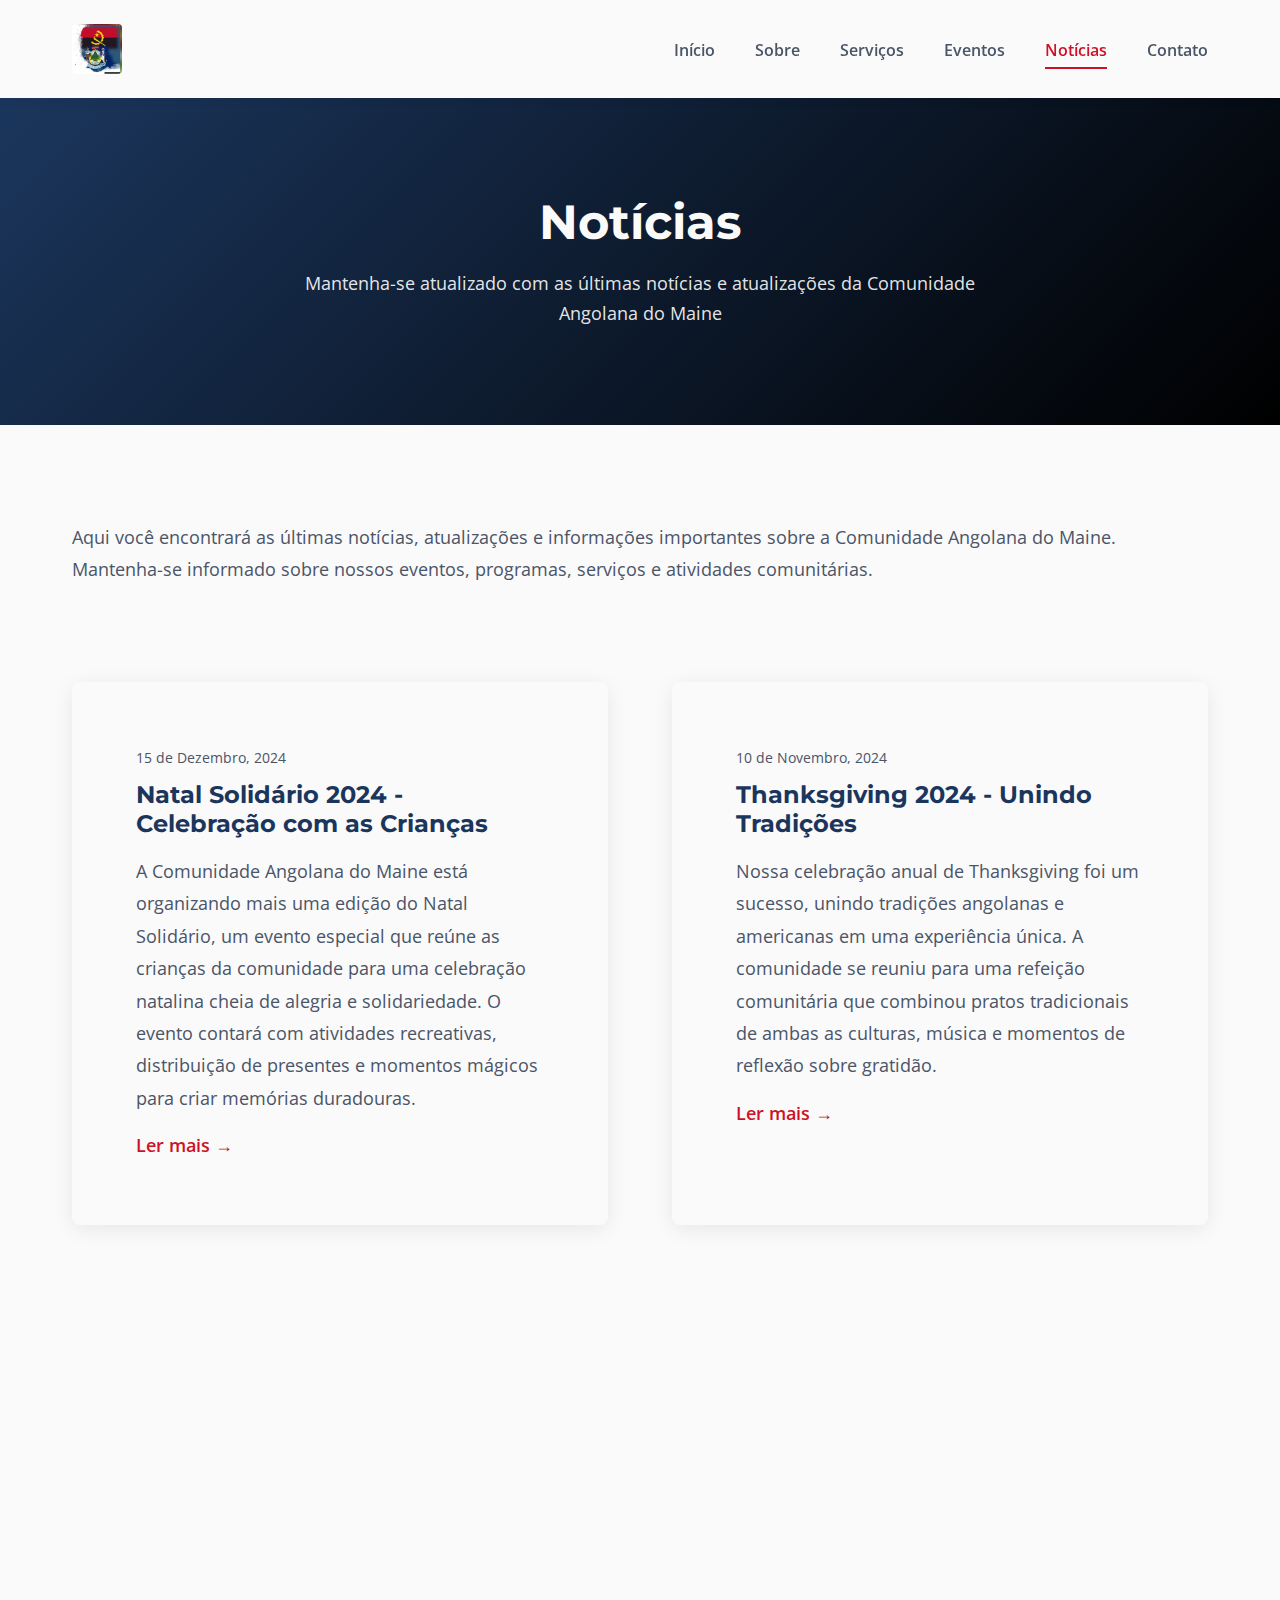
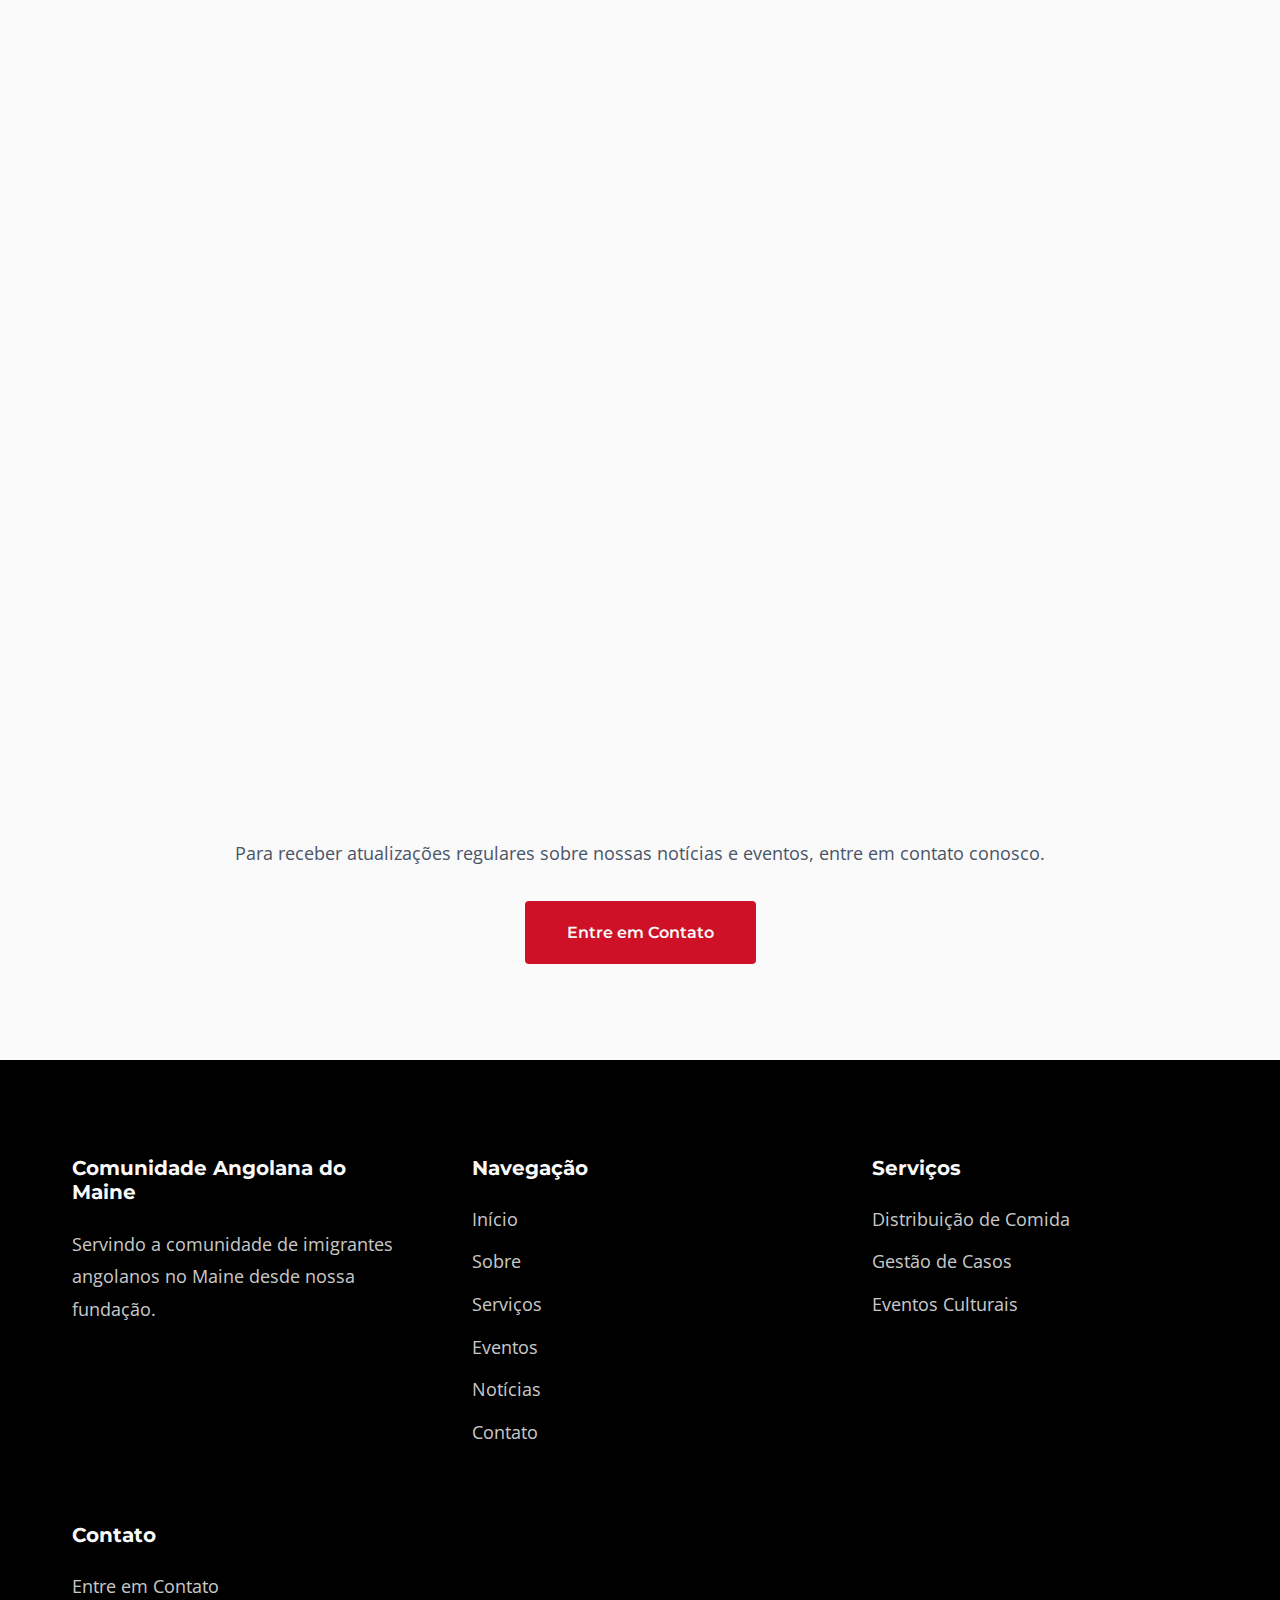
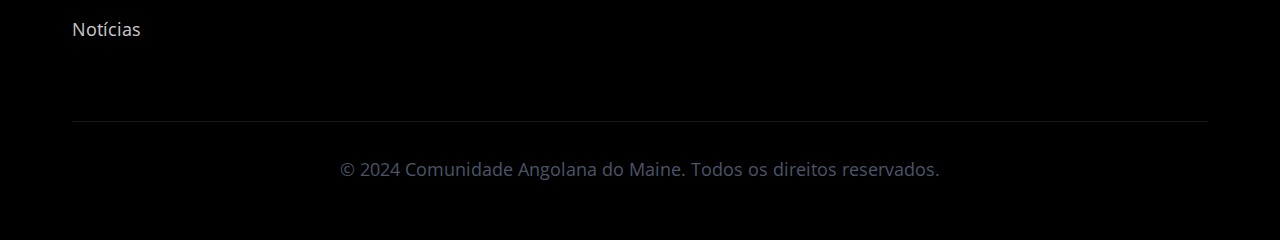
<file: noticias.html>
<!DOCTYPE html>
<html lang="pt-BR">
<head>
    <meta charset="UTF-8">
    <meta name="viewport" content="width=device-width, initial-scale=1.0">
    <meta name="description" content="Notícias e atualizações da Comunidade Angolana do Maine.">
    <title>Notícias - Comunidade Angolana do Maine</title>
    <link rel="preconnect" href="https://fonts.googleapis.com">
    <link rel="preconnect" href="https://fonts.gstatic.com" crossorigin>
    <link href="https://fonts.googleapis.com/css2?family=Montserrat:wght@400;600;700&family=Open+Sans:wght@400;600&display=swap" rel="stylesheet">
    <link rel="stylesheet" href="styles/main.css">
</head>
<body>
    <!-- Navegação -->
    <nav class="navbar">
        <div class="container">
            <div class="nav-wrapper">
                <a href="index.html" class="logo">
                    <img src="assets/img/logo.jpg" alt="Logo Comunidade Angolana do Maine" class="logo-img">
                    <span class="logo-text">Comunidade Angolana do Maine</span>
                </a>
                <button class="mobile-menu-toggle" aria-label="Menu">
                    <span></span>
                    <span></span>
                    <span></span>
                </button>
                <ul class="nav-menu">
                    <li><a href="index.html">Início</a></li>
                    <li><a href="sobre.html">Sobre</a></li>
                    <li><a href="servicos.html">Serviços</a></li>
                    <li><a href="eventos.html">Eventos</a></li>
                    <li><a href="noticias.html" class="active">Notícias</a></li>
                    <li><a href="contato.html">Contato</a></li>
                </ul>
            </div>
        </div>
    </nav>

    <!-- Page Header -->
    <section class="page-header">
        <div class="container">
            <h1>Notícias</h1>
            <p>Mantenha-se atualizado com as últimas notícias e atualizações da Comunidade Angolana do Maine</p>
        </div>
    </section>

    <!-- Page Content -->
    <section class="page-content">
        <div class="container">
            <div class="content-section">
                <p class="section-description">
                    Aqui você encontrará as últimas notícias, atualizações e informações importantes sobre a Comunidade Angolana do Maine. Mantenha-se informado sobre nossos eventos, programas, serviços e atividades comunitárias.
                </p>
            </div>

            <div class="news-grid">
                <article class="news-card">
                    <div class="news-card-content">
                        <div class="news-card-date">15 de Dezembro, 2024</div>
                        <h3 class="news-card-title">Natal Solidário 2024 - Celebração com as Crianças</h3>
                        <p class="news-card-excerpt">
                            A Comunidade Angolana do Maine está organizando mais uma edição do Natal Solidário, um evento especial que reúne as crianças da comunidade para uma celebração natalina cheia de alegria e solidariedade. O evento contará com atividades recreativas, distribuição de presentes e momentos mágicos para criar memórias duradouras.
                        </p>
                        <a href="#" class="news-card-link">Ler mais →</a>
                    </div>
                </article>

                <article class="news-card">
                    <div class="news-card-content">
                        <div class="news-card-date">10 de Novembro, 2024</div>
                        <h3 class="news-card-title">Thanksgiving 2024 - Unindo Tradições</h3>
                        <p class="news-card-excerpt">
                            Nossa celebração anual de Thanksgiving foi um sucesso, unindo tradições angolanas e americanas em uma experiência única. A comunidade se reuniu para uma refeição comunitária que combinou pratos tradicionais de ambas as culturas, música e momentos de reflexão sobre gratidão.
                        </p>
                        <a href="#" class="news-card-link">Ler mais →</a>
                    </div>
                </article>

                <article class="news-card">
                    <div class="news-card-content">
                        <div class="news-card-date">25 de Outubro, 2024</div>
                        <h3 class="news-card-title">Expansão do Programa de Distribuição de Comida</h3>
                        <p class="news-card-excerpt">
                            Estamos felizes em anunciar a expansão do nosso programa de distribuição de comida semanal. Graças a novas parcerias e doações, agora podemos atender mais famílias e oferecer uma variedade ainda maior de alimentos frescos e nutritivos.
                        </p>
                        <a href="#" class="news-card-link">Ler mais →</a>
                    </div>
                </article>

                <article class="news-card">
                    <div class="news-card-content">
                        <div class="news-card-date">12 de Setembro, 2024</div>
                        <h3 class="news-card-title">Guia da Independência 2024 - Celebração da História</h3>
                        <p class="news-card-excerpt">
                            A celebração do Guia da Independência deste ano foi marcada por apresentações culturais inspiradoras, palestras educacionais e momentos de reflexão sobre o significado da independência para nossa comunidade. O evento reuniu gerações para celebrar nossa herança e educar a próxima geração.
                        </p>
                        <a href="#" class="news-card-link">Ler mais →</a>
                    </div>
                </article>

                <article class="news-card">
                    <div class="news-card-content">
                        <div class="news-card-date">8 de Agosto, 2024</div>
                        <h3 class="news-card-title">Marcha Mulher 2024 - Empoderamento e Celebração</h3>
                        <p class="news-card-excerpt">
                            A Marcha Mulher deste ano foi uma celebração poderosa do empoderamento feminino, destacando as contribuições extraordinárias das mulheres angolanas em nossa comunidade. O evento promoveu igualdade, respeito e oportunidades para todas as mulheres.
                        </p>
                        <a href="#" class="news-card-link">Ler mais →</a>
                    </div>
                </article>

                <article class="news-card">
                    <div class="news-card-content">
                        <div class="news-card-date">20 de Julho, 2024</div>
                        <h3 class="news-card-title">Novo Programa de Gestão de Casos</h3>
                        <p class="news-card-excerpt">
                            Lançamos um programa aprimorado de gestão de casos, com profissionais dedicados trabalhando em estreita colaboração com famílias para identificar e atender necessidades específicas. O programa oferece suporte holístico em saúde, psicossocial e outras áreas essenciais.
                        </p>
                        <a href="#" class="news-card-link">Ler mais →</a>
                    </div>
                </article>
            </div>

            <div class="section-cta" style="margin-top: 4rem;">
                <p style="text-align: center; margin-bottom: 2rem; color: var(--color-gray);">
                    Para receber atualizações regulares sobre nossas notícias e eventos, entre em contato conosco.
                </p>
                <a href="contato.html" class="btn btn-primary">Entre em Contato</a>
            </div>
        </div>
    </section>

    <!-- Footer -->
    <footer class="footer">
        <div class="container">
            <div class="footer-content">
                <div class="footer-section">
                    <h3 class="footer-title">Comunidade Angolana do Maine</h3>
                    <p class="footer-description">Servindo a comunidade de imigrantes angolanos no Maine desde nossa fundação.</p>
                </div>
                <div class="footer-section">
                    <h4 class="footer-heading">Navegação</h4>
                    <ul class="footer-links">
                        <li><a href="index.html">Início</a></li>
                        <li><a href="sobre.html">Sobre</a></li>
                        <li><a href="servicos.html">Serviços</a></li>
                        <li><a href="eventos.html">Eventos</a></li>
                        <li><a href="noticias.html">Notícias</a></li>
                        <li><a href="contato.html">Contato</a></li>
                    </ul>
                </div>
                <div class="footer-section">
                    <h4 class="footer-heading">Serviços</h4>
                    <ul class="footer-links">
                        <li><a href="servicos.html">Distribuição de Comida</a></li>
                        <li><a href="servicos.html">Gestão de Casos</a></li>
                        <li><a href="eventos.html">Eventos Culturais</a></li>
                    </ul>
                </div>
                <div class="footer-section">
                    <h4 class="footer-heading">Contato</h4>
                    <ul class="footer-links">
                        <li><a href="contato.html">Entre em Contato</a></li>
                        <li><a href="noticias.html">Notícias</a></li>
                    </ul>
                </div>
            </div>
            <div class="footer-bottom">
                <p>&copy; 2024 Comunidade Angolana do Maine. Todos os direitos reservados.</p>
            </div>
        </div>
    </footer>

    <script src="scripts/main.js"></script>
</body>
</html>
</file>
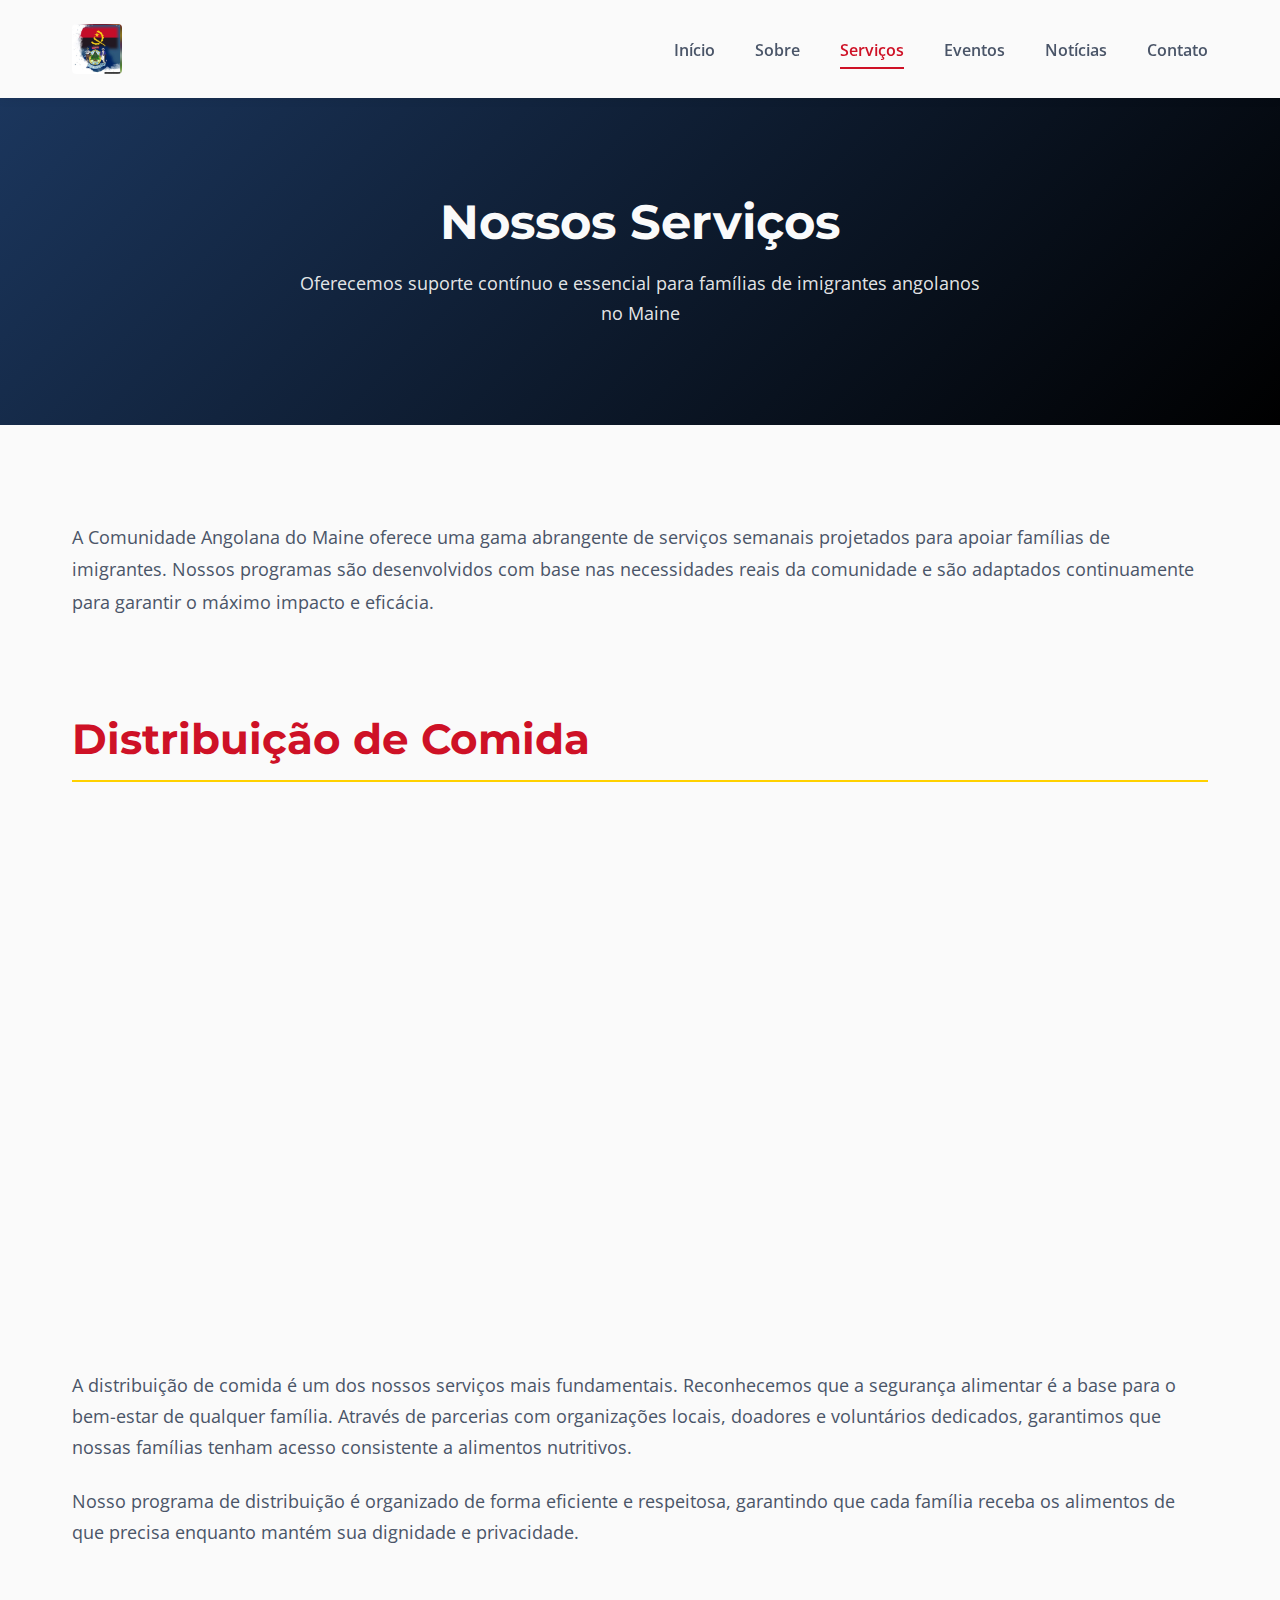
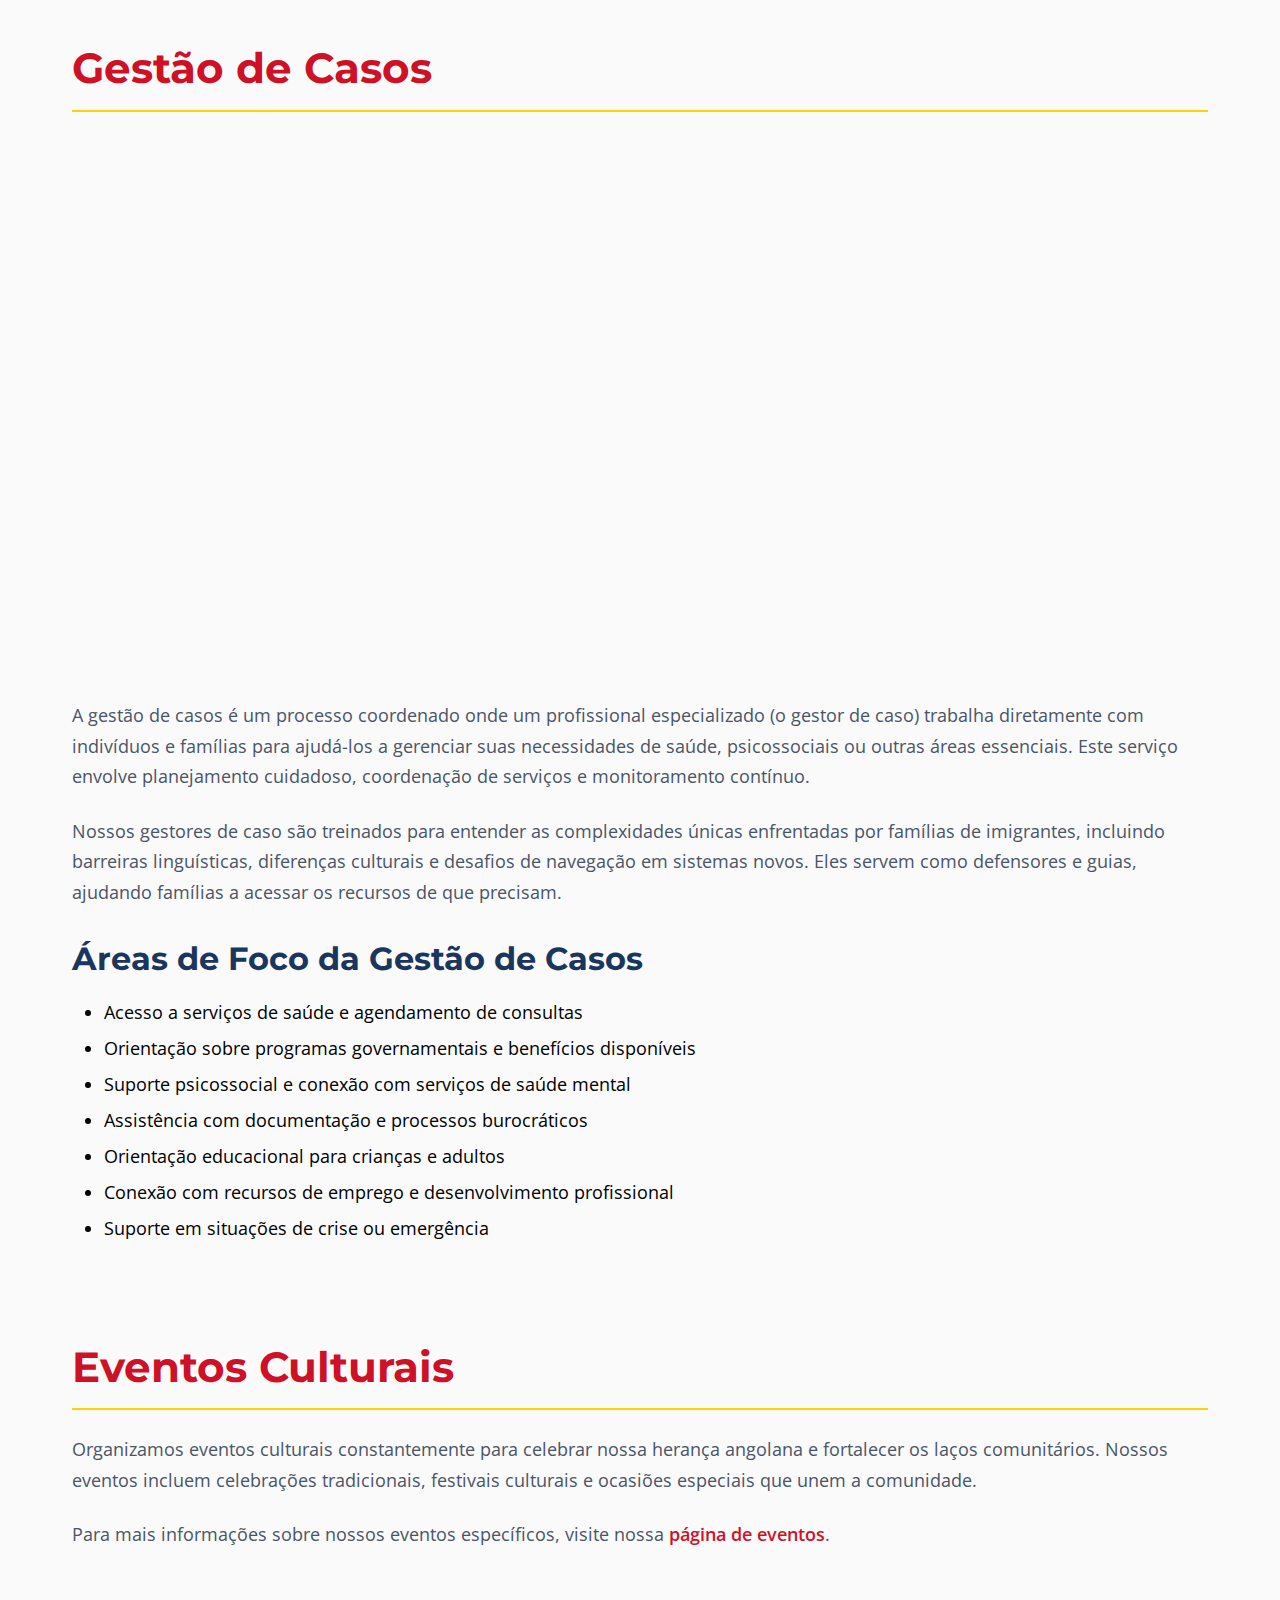
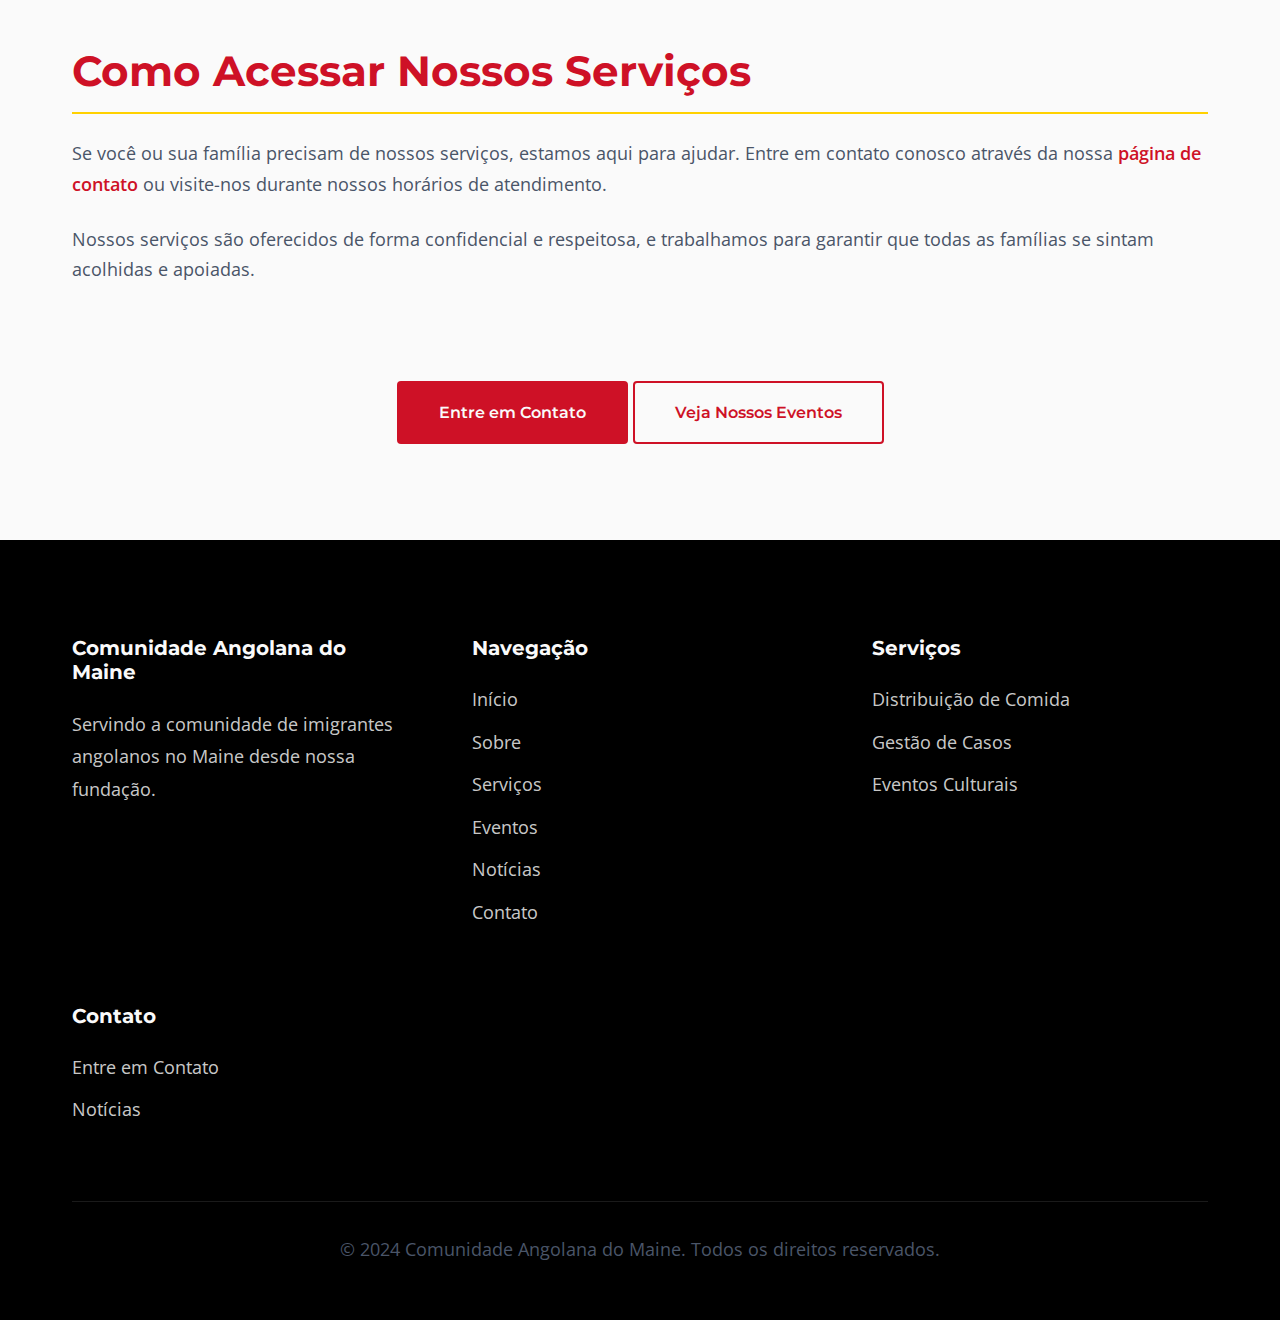
<file: servicos.html>
<!DOCTYPE html>
<html lang="pt-BR">
<head>
    <meta charset="UTF-8">
    <meta name="viewport" content="width=device-width, initial-scale=1.0">
    <meta name="description" content="Conheça os serviços oferecidos pela Comunidade Angolana do Maine - Distribuição de comida, gestão de casos e muito mais.">
    <title>Serviços - Comunidade Angolana do Maine</title>
    <link rel="preconnect" href="https://fonts.googleapis.com">
    <link rel="preconnect" href="https://fonts.gstatic.com" crossorigin>
    <link href="https://fonts.googleapis.com/css2?family=Montserrat:wght@400;600;700&family=Open+Sans:wght@400;600&display=swap" rel="stylesheet">
    <link rel="stylesheet" href="styles/main.css">
</head>
<body>
    <!-- Navegação -->
    <nav class="navbar">
        <div class="container">
            <div class="nav-wrapper">
                <a href="index.html" class="logo">
                    <img src="assets/img/logo.jpg" alt="Logo Comunidade Angolana do Maine" class="logo-img">
                    <span class="logo-text">Comunidade Angolana do Maine</span>
                </a>
                <button class="mobile-menu-toggle" aria-label="Menu">
                    <span></span>
                    <span></span>
                    <span></span>
                </button>
                <ul class="nav-menu">
                    <li><a href="index.html">Início</a></li>
                    <li><a href="sobre.html">Sobre</a></li>
                    <li><a href="servicos.html" class="active">Serviços</a></li>
                    <li><a href="eventos.html">Eventos</a></li>
                    <li><a href="noticias.html">Notícias</a></li>
                    <li><a href="contato.html">Contato</a></li>
                </ul>
            </div>
        </div>
    </nav>

    <!-- Page Header -->
    <section class="page-header">
        <div class="container">
            <h1>Nossos Serviços</h1>
            <p>Oferecemos suporte contínuo e essencial para famílias de imigrantes angolanos no Maine</p>
        </div>
    </section>

    <!-- Page Content -->
    <section class="page-content">
        <div class="container">
            <div class="content-section">
                <p class="section-description">
                    A Comunidade Angolana do Maine oferece uma gama abrangente de serviços semanais projetados para apoiar famílias de imigrantes. Nossos programas são desenvolvidos com base nas necessidades reais da comunidade e são adaptados continuamente para garantir o máximo impacto e eficácia.
                </p>
            </div>

            <div class="content-section">
                <h2>Distribuição de Comida</h2>
                <div class="content-grid">
                    <div class="info-card">
                        <h3>Serviço Semanal</h3>
                        <p>Realizamos distribuição de alimentos todas as semanas para famílias de imigrantes angolanos, garantindo segurança alimentar e bem-estar nutricional.</p>
                    </div>
                    <div class="info-card">
                        <h3>Alimentos Frescos</h3>
                        <p>Priorizamos a distribuição de alimentos frescos e nutritivos, incluindo frutas, vegetais, proteínas e itens essenciais para uma dieta balanceada.</p>
                    </div>
                    <div class="info-card">
                        <h3>Acesso Regular</h3>
                        <p>Nossas famílias têm acesso regular e confiável a alimentos, reduzindo a insegurança alimentar e permitindo que se concentrem em outras áreas importantes de suas vidas.</p>
                    </div>
                </div>
                <p>
                    A distribuição de comida é um dos nossos serviços mais fundamentais. Reconhecemos que a segurança alimentar é a base para o bem-estar de qualquer família. Através de parcerias com organizações locais, doadores e voluntários dedicados, garantimos que nossas famílias tenham acesso consistente a alimentos nutritivos.
                </p>
                <p>
                    Nosso programa de distribuição é organizado de forma eficiente e respeitosa, garantindo que cada família receba os alimentos de que precisa enquanto mantém sua dignidade e privacidade.
                </p>
            </div>

            <div class="content-section">
                <h2>Gestão de Casos</h2>
                <div class="content-grid">
                    <div class="info-card">
                        <h3>Acompanhamento Personalizado</h3>
                        <p>Cada caso é gerenciado por um profissional dedicado que trabalha em estreita colaboração com indivíduos e famílias para identificar e atender suas necessidades específicas.</p>
                    </div>
                    <div class="info-card">
                        <h3>Planejamento Coordenado</h3>
                        <p>Desenvolvemos planos personalizados que coordenam serviços de saúde, psicossociais e outras áreas essenciais, garantindo um suporte holístico e eficaz.</p>
                    </div>
                    <div class="info-card">
                        <h3>Monitoramento Contínuo</h3>
                        <p>Acompanhamos o progresso de cada caso regularmente, ajustando estratégias e conectando famílias com recursos adicionais conforme necessário.</p>
                    </div>
                </div>
                <p>
                    A gestão de casos é um processo coordenado onde um profissional especializado (o gestor de caso) trabalha diretamente com indivíduos e famílias para ajudá-los a gerenciar suas necessidades de saúde, psicossociais ou outras áreas essenciais. Este serviço envolve planejamento cuidadoso, coordenação de serviços e monitoramento contínuo.
                </p>
                <p>
                    Nossos gestores de caso são treinados para entender as complexidades únicas enfrentadas por famílias de imigrantes, incluindo barreiras linguísticas, diferenças culturais e desafios de navegação em sistemas novos. Eles servem como defensores e guias, ajudando famílias a acessar os recursos de que precisam.
                </p>
                <h3>Áreas de Foco da Gestão de Casos</h3>
                <ul style="margin-left: 2rem; margin-bottom: 2rem; line-height: 2;">
                    <li>Acesso a serviços de saúde e agendamento de consultas</li>
                    <li>Orientação sobre programas governamentais e benefícios disponíveis</li>
                    <li>Suporte psicossocial e conexão com serviços de saúde mental</li>
                    <li>Assistência com documentação e processos burocráticos</li>
                    <li>Orientação educacional para crianças e adultos</li>
                    <li>Conexão com recursos de emprego e desenvolvimento profissional</li>
                    <li>Suporte em situações de crise ou emergência</li>
                </ul>
            </div>

            <div class="content-section">
                <h2>Eventos Culturais</h2>
                <p>
                    Organizamos eventos culturais constantemente para celebrar nossa herança angolana e fortalecer os laços comunitários. Nossos eventos incluem celebrações tradicionais, festivais culturais e ocasiões especiais que unem a comunidade.
                </p>
                <p>
                    Para mais informações sobre nossos eventos específicos, visite nossa <a href="eventos.html" style="color: var(--color-red); font-weight: 600;">página de eventos</a>.
                </p>
            </div>

            <div class="content-section">
                <h2>Como Acessar Nossos Serviços</h2>
                <p>
                    Se você ou sua família precisam de nossos serviços, estamos aqui para ajudar. Entre em contato conosco através da nossa <a href="contato.html" style="color: var(--color-red); font-weight: 600;">página de contato</a> ou visite-nos durante nossos horários de atendimento.
                </p>
                <p>
                    Nossos serviços são oferecidos de forma confidencial e respeitosa, e trabalhamos para garantir que todas as famílias se sintam acolhidas e apoiadas.
                </p>
            </div>

            <div class="section-cta">
                <a href="contato.html" class="btn btn-primary">Entre em Contato</a>
                <a href="eventos.html" class="btn btn-outline">Veja Nossos Eventos</a>
            </div>
        </div>
    </section>

    <!-- Footer -->
    <footer class="footer">
        <div class="container">
            <div class="footer-content">
                <div class="footer-section">
                    <h3 class="footer-title">Comunidade Angolana do Maine</h3>
                    <p class="footer-description">Servindo a comunidade de imigrantes angolanos no Maine desde nossa fundação.</p>
                </div>
                <div class="footer-section">
                    <h4 class="footer-heading">Navegação</h4>
                    <ul class="footer-links">
                        <li><a href="index.html">Início</a></li>
                        <li><a href="sobre.html">Sobre</a></li>
                        <li><a href="servicos.html">Serviços</a></li>
                        <li><a href="eventos.html">Eventos</a></li>
                        <li><a href="noticias.html">Notícias</a></li>
                        <li><a href="contato.html">Contato</a></li>
                    </ul>
                </div>
                <div class="footer-section">
                    <h4 class="footer-heading">Serviços</h4>
                    <ul class="footer-links">
                        <li><a href="servicos.html">Distribuição de Comida</a></li>
                        <li><a href="servicos.html">Gestão de Casos</a></li>
                        <li><a href="eventos.html">Eventos Culturais</a></li>
                    </ul>
                </div>
                <div class="footer-section">
                    <h4 class="footer-heading">Contato</h4>
                    <ul class="footer-links">
                        <li><a href="contato.html">Entre em Contato</a></li>
                        <li><a href="noticias.html">Notícias</a></li>
                    </ul>
                </div>
            </div>
            <div class="footer-bottom">
                <p>&copy; 2024 Comunidade Angolana do Maine. Todos os direitos reservados.</p>
            </div>
        </div>
    </footer>

    <script src="scripts/main.js"></script>
</body>
</html>
</file>
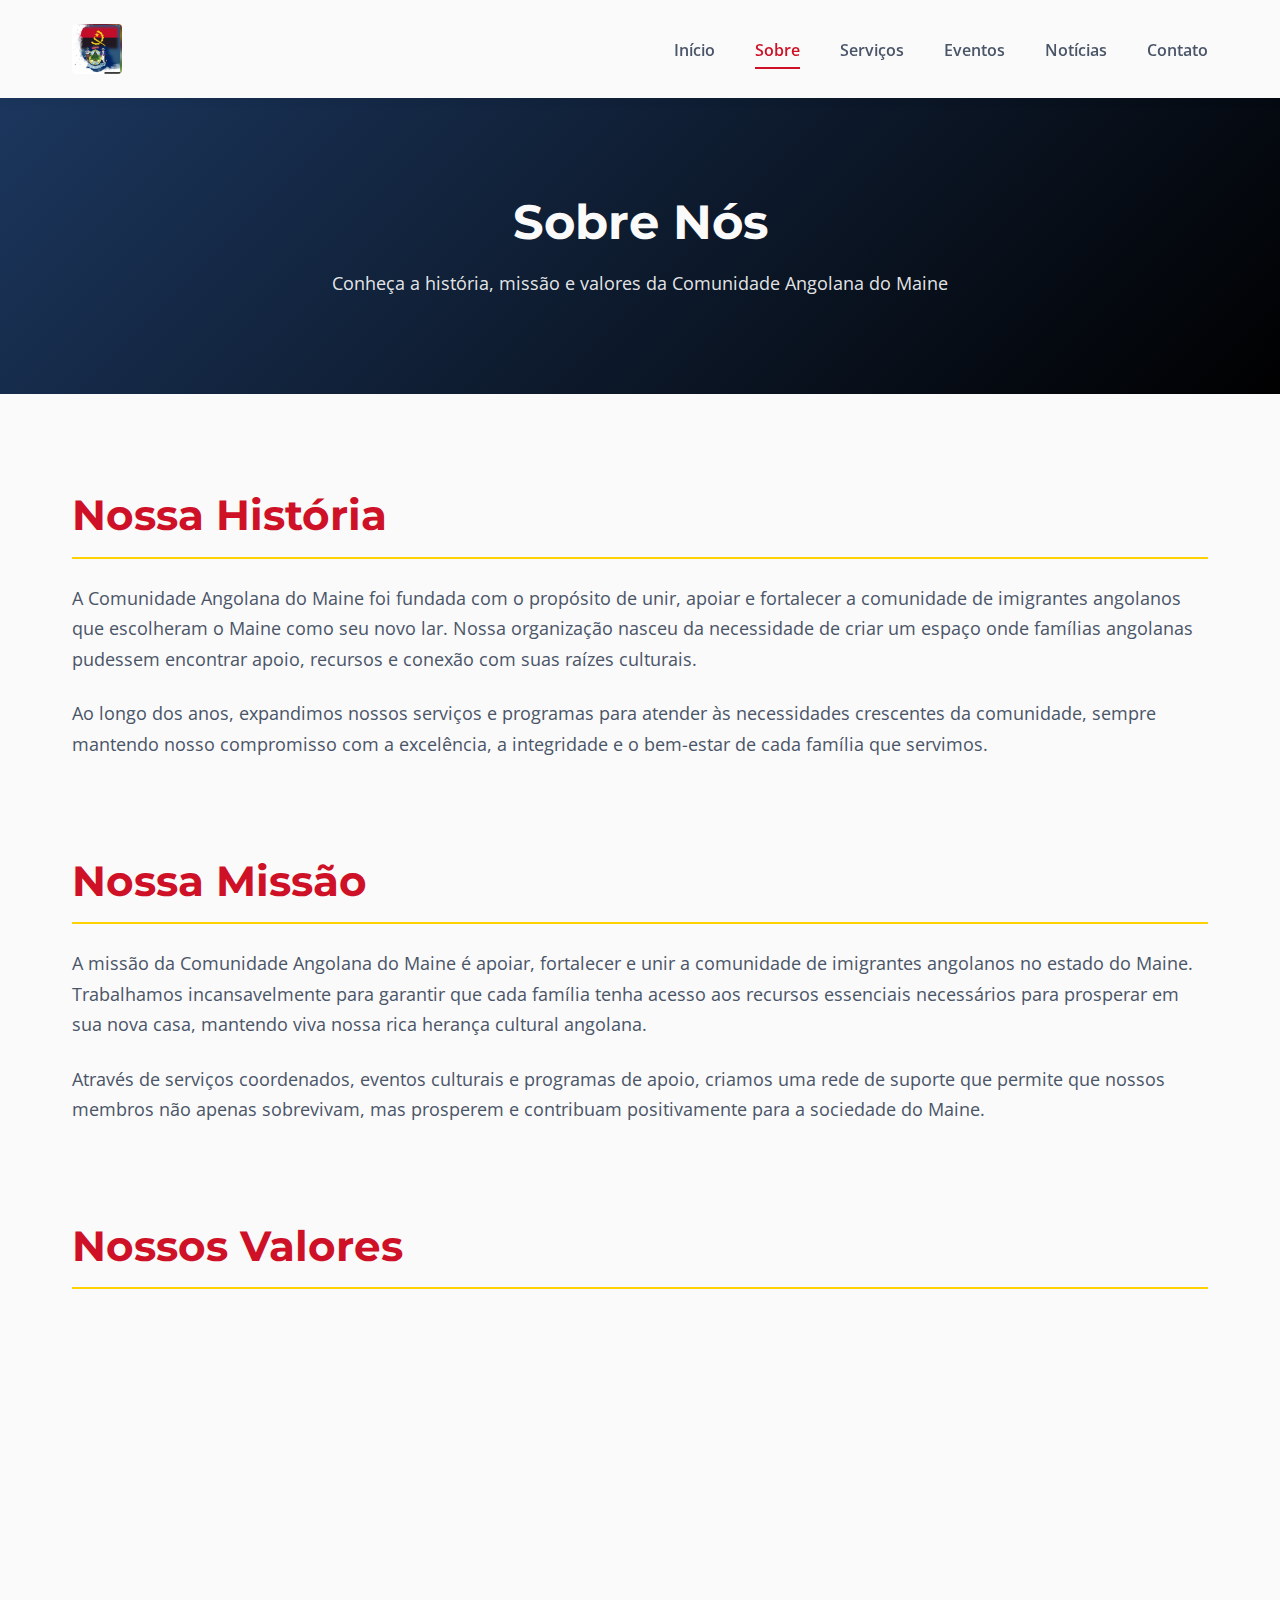
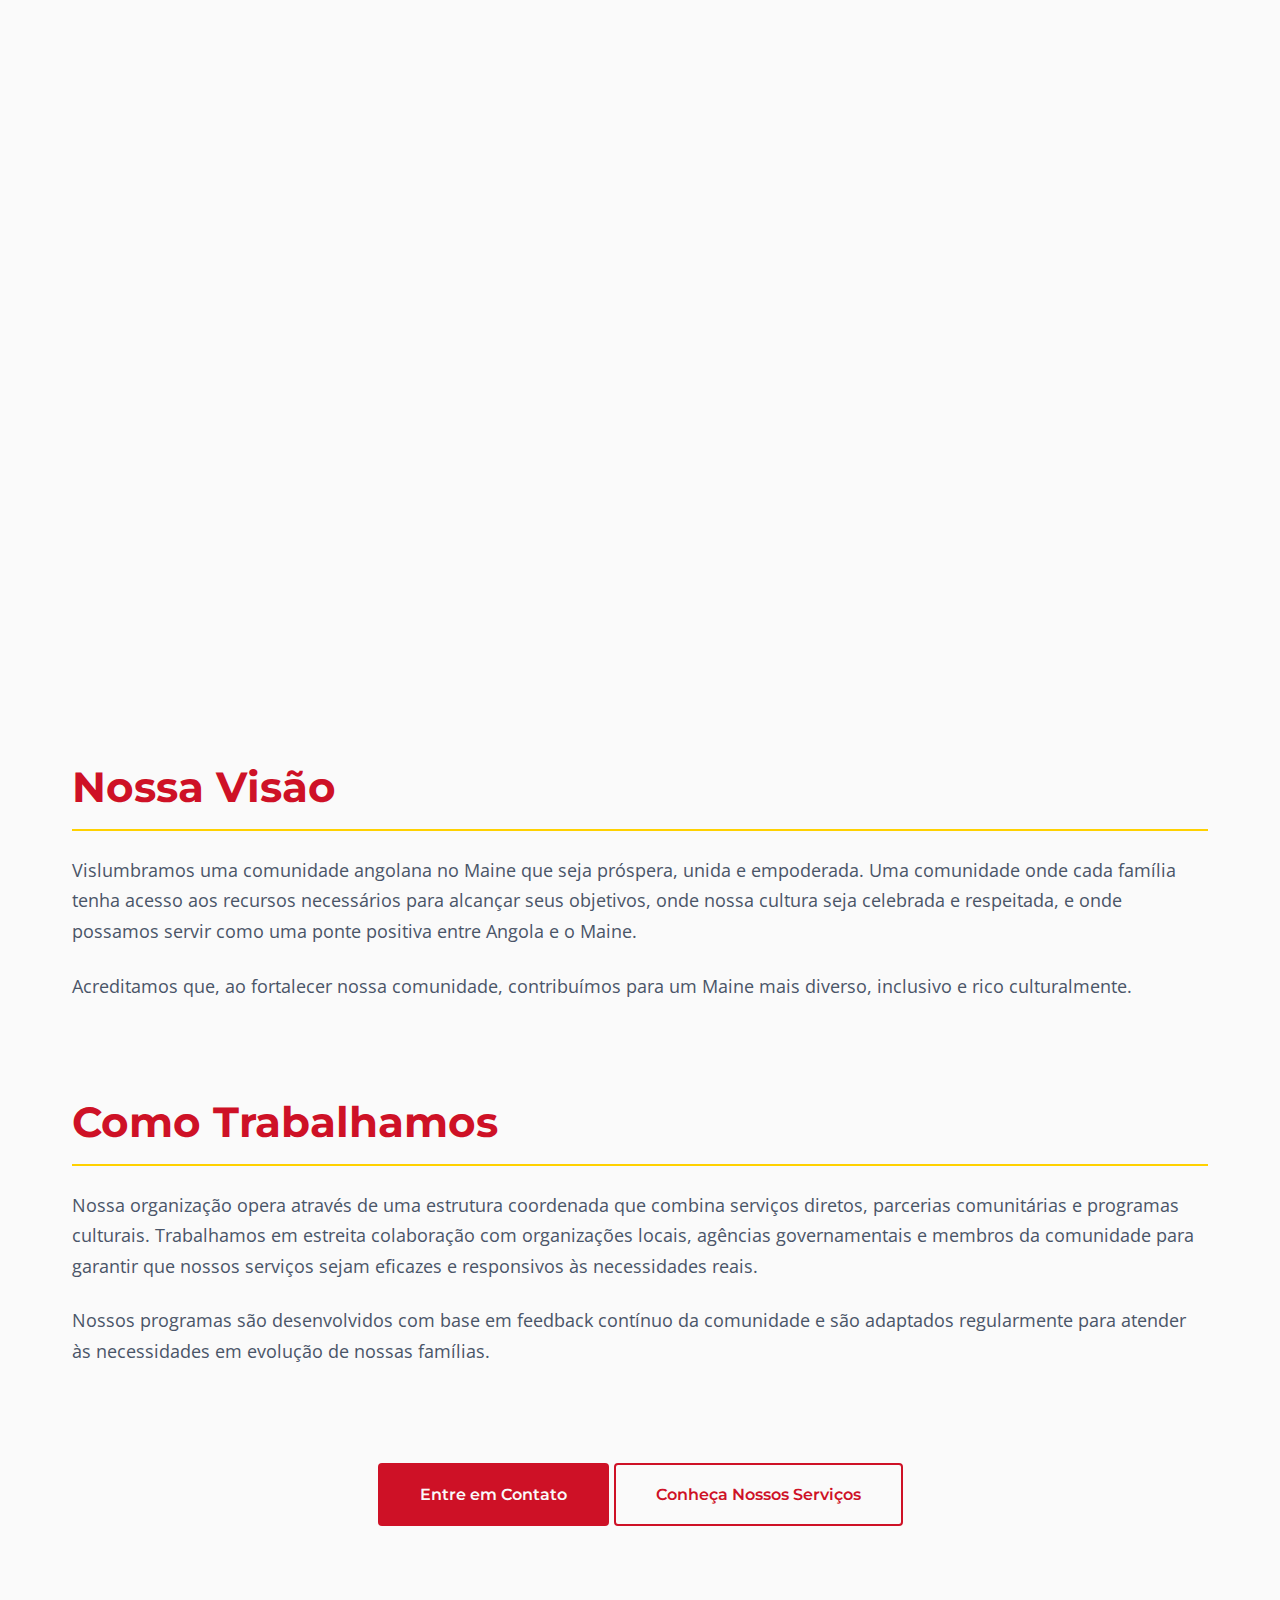
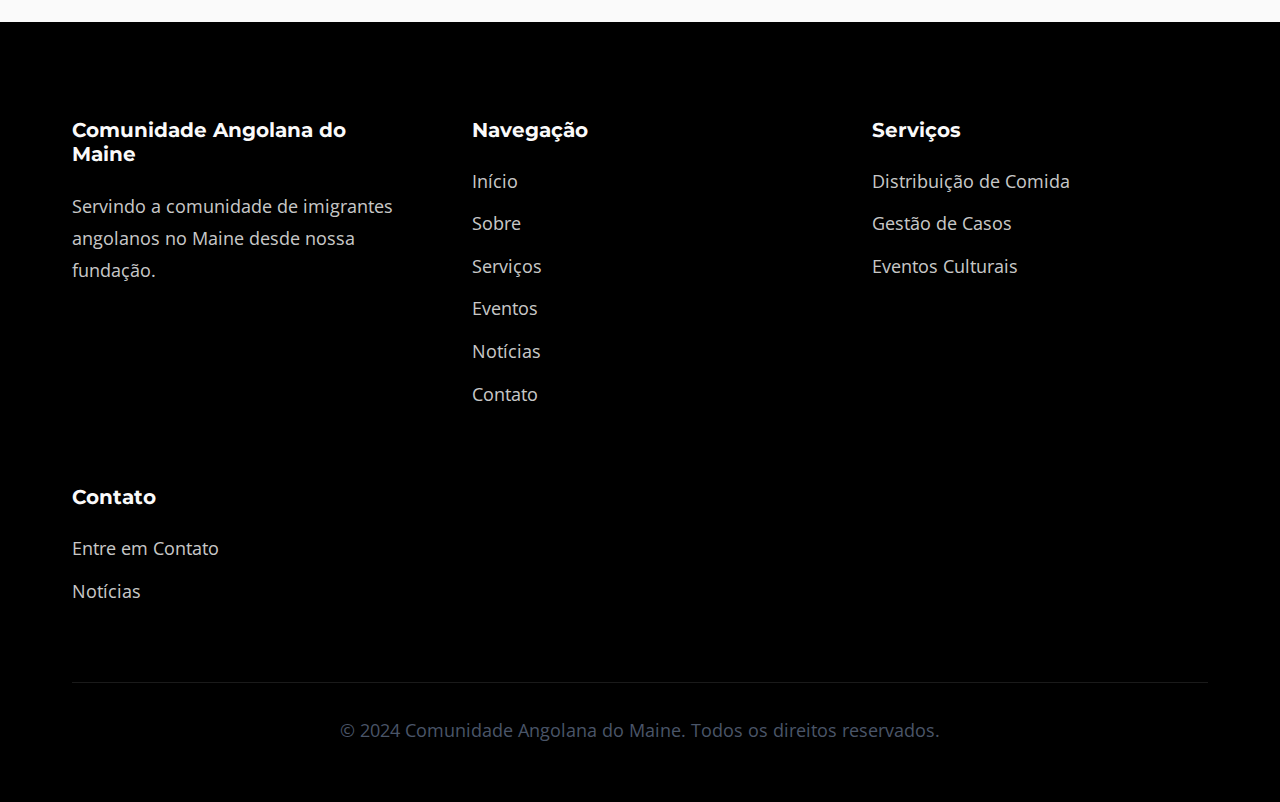
<file: sobre.html>
<!DOCTYPE html>
<html lang="pt-BR">
<head>
    <meta charset="UTF-8">
    <meta name="viewport" content="width=device-width, initial-scale=1.0">
    <meta name="description" content="Conheça a Comunidade Angolana do Maine - Nossa história, missão e valores.">
    <title>Sobre Nós - Comunidade Angolana do Maine</title>
    <link rel="preconnect" href="https://fonts.googleapis.com">
    <link rel="preconnect" href="https://fonts.gstatic.com" crossorigin>
    <link href="https://fonts.googleapis.com/css2?family=Montserrat:wght@400;600;700&family=Open+Sans:wght@400;600&display=swap" rel="stylesheet">
    <link rel="stylesheet" href="styles/main.css">
</head>
<body>
    <!-- Navegação -->
    <nav class="navbar">
        <div class="container">
            <div class="nav-wrapper">
                <a href="index.html" class="logo">
                    <img src="assets/img/logo.jpg" alt="Logo Comunidade Angolana do Maine" class="logo-img">
                    <span class="logo-text">Comunidade Angolana do Maine</span>
                </a>
                <button class="mobile-menu-toggle" aria-label="Menu">
                    <span></span>
                    <span></span>
                    <span></span>
                </button>
                <ul class="nav-menu">
                    <li><a href="index.html">Início</a></li>
                    <li><a href="sobre.html" class="active">Sobre</a></li>
                    <li><a href="servicos.html">Serviços</a></li>
                    <li><a href="eventos.html">Eventos</a></li>
                    <li><a href="noticias.html">Notícias</a></li>
                    <li><a href="contato.html">Contato</a></li>
                </ul>
            </div>
        </div>
    </nav>

    <!-- Page Header -->
    <section class="page-header">
        <div class="container">
            <h1>Sobre Nós</h1>
            <p>Conheça a história, missão e valores da Comunidade Angolana do Maine</p>
        </div>
    </section>

    <!-- Page Content -->
    <section class="page-content">
        <div class="container">
            <div class="content-section">
                <h2>Nossa História</h2>
                <p>
                    A Comunidade Angolana do Maine foi fundada com o propósito de unir, apoiar e fortalecer a comunidade de imigrantes angolanos que escolheram o Maine como seu novo lar. Nossa organização nasceu da necessidade de criar um espaço onde famílias angolanas pudessem encontrar apoio, recursos e conexão com suas raízes culturais.
                </p>
                <p>
                    Ao longo dos anos, expandimos nossos serviços e programas para atender às necessidades crescentes da comunidade, sempre mantendo nosso compromisso com a excelência, a integridade e o bem-estar de cada família que servimos.
                </p>
            </div>

            <div class="content-section">
                <h2>Nossa Missão</h2>
                <p>
                    A missão da Comunidade Angolana do Maine é apoiar, fortalecer e unir a comunidade de imigrantes angolanos no estado do Maine. Trabalhamos incansavelmente para garantir que cada família tenha acesso aos recursos essenciais necessários para prosperar em sua nova casa, mantendo viva nossa rica herança cultural angolana.
                </p>
                <p>
                    Através de serviços coordenados, eventos culturais e programas de apoio, criamos uma rede de suporte que permite que nossos membros não apenas sobrevivam, mas prosperem e contribuam positivamente para a sociedade do Maine.
                </p>
            </div>

            <div class="content-section">
                <h2>Nossos Valores</h2>
                <div class="content-grid">
                    <div class="info-card">
                        <h3>Solidariedade</h3>
                        <p>Acreditamos no poder da comunidade e no apoio mútuo. Trabalhamos juntos para garantir que nenhuma família seja deixada para trás.</p>
                    </div>
                    <div class="info-card">
                        <h3>Respeito</h3>
                        <p>Valorizamos a dignidade de cada indivíduo e família, respeitando suas histórias, necessidades e aspirações únicas.</p>
                    </div>
                    <div class="info-card">
                        <h3>Integridade</h3>
                        <p>Mantemos os mais altos padrões de ética e transparência em todas as nossas operações e interações com a comunidade.</p>
                    </div>
                    <div class="info-card">
                        <h3>Cultura</h3>
                        <p>Celebramos e preservamos nossa herança cultural angolana, criando pontes entre nossa tradição e nossa nova vida no Maine.</p>
                    </div>
                    <div class="info-card">
                        <h3>Excelência</h3>
                        <p>Buscamos continuamente melhorar nossos serviços e programas para oferecer o melhor suporte possível à nossa comunidade.</p>
                    </div>
                    <div class="info-card">
                        <h3>Inclusão</h3>
                        <p>Bem-vindos a todos, independentemente de origem, situação ou necessidade. Nossa comunidade é um espaço seguro e acolhedor para todos.</p>
                    </div>
                </div>
            </div>

            <div class="content-section">
                <h2>Nossa Visão</h2>
                <p>
                    Vislumbramos uma comunidade angolana no Maine que seja próspera, unida e empoderada. Uma comunidade onde cada família tenha acesso aos recursos necessários para alcançar seus objetivos, onde nossa cultura seja celebrada e respeitada, e onde possamos servir como uma ponte positiva entre Angola e o Maine.
                </p>
                <p>
                    Acreditamos que, ao fortalecer nossa comunidade, contribuímos para um Maine mais diverso, inclusivo e rico culturalmente.
                </p>
            </div>

            <div class="content-section">
                <h2>Como Trabalhamos</h2>
                <p>
                    Nossa organização opera através de uma estrutura coordenada que combina serviços diretos, parcerias comunitárias e programas culturais. Trabalhamos em estreita colaboração com organizações locais, agências governamentais e membros da comunidade para garantir que nossos serviços sejam eficazes e responsivos às necessidades reais.
                </p>
                <p>
                    Nossos programas são desenvolvidos com base em feedback contínuo da comunidade e são adaptados regularmente para atender às necessidades em evolução de nossas famílias.
                </p>
            </div>

            <div class="section-cta">
                <a href="contato.html" class="btn btn-primary">Entre em Contato</a>
                <a href="servicos.html" class="btn btn-outline">Conheça Nossos Serviços</a>
            </div>
        </div>
    </section>

    <!-- Footer -->
    <footer class="footer">
        <div class="container">
            <div class="footer-content">
                <div class="footer-section">
                    <h3 class="footer-title">Comunidade Angolana do Maine</h3>
                    <p class="footer-description">Servindo a comunidade de imigrantes angolanos no Maine desde nossa fundação.</p>
                </div>
                <div class="footer-section">
                    <h4 class="footer-heading">Navegação</h4>
                    <ul class="footer-links">
                        <li><a href="index.html">Início</a></li>
                        <li><a href="sobre.html">Sobre</a></li>
                        <li><a href="servicos.html">Serviços</a></li>
                        <li><a href="eventos.html">Eventos</a></li>
                        <li><a href="noticias.html">Notícias</a></li>
                        <li><a href="contato.html">Contato</a></li>
                    </ul>
                </div>
                <div class="footer-section">
                    <h4 class="footer-heading">Serviços</h4>
                    <ul class="footer-links">
                        <li><a href="servicos.html">Distribuição de Comida</a></li>
                        <li><a href="servicos.html">Gestão de Casos</a></li>
                        <li><a href="eventos.html">Eventos Culturais</a></li>
                    </ul>
                </div>
                <div class="footer-section">
                    <h4 class="footer-heading">Contato</h4>
                    <ul class="footer-links">
                        <li><a href="contato.html">Entre em Contato</a></li>
                        <li><a href="noticias.html">Notícias</a></li>
                    </ul>
                </div>
            </div>
            <div class="footer-bottom">
                <p>&copy; 2024 Comunidade Angolana do Maine. Todos os direitos reservados.</p>
            </div>
        </div>
    </footer>

    <script src="scripts/main.js"></script>
</body>
</html>
</file>
<file: styles/main.css>
/* ============================================
   VARIÁVEIS CSS - CORES E FONTES
   ============================================ */
:root {
    /* Cores Principais */
    --color-red: #CE1126;
    --color-yellow: #FFD100;
    --color-black: #000000;
    
    /* Cores de Apoio */
    --color-navy: #1B365D;
    --color-white: #FAFAFA;
    --color-gray: #4A5568;
    --color-green: #2D7A3E;
    
    /* Fontes */
    --font-heading: 'Montserrat', sans-serif;
    --font-body: 'Open Sans', sans-serif;
    
    /* Espaçamentos Amplos */
    --spacing-xs: 1rem;
    --spacing-sm: 2rem;
    --spacing-md: 4rem;
    --spacing-lg: 6rem;
    --spacing-xl: 8rem;
    
    /* Container */
    --container-max-width: 1200px;
    --container-padding: 2rem;
}

/* ============================================
   RESET E BASE
   ============================================ */
* {
    margin: 0;
    padding: 0;
    box-sizing: border-box;
}

html {
    scroll-behavior: smooth;
}

body {
    font-family: var(--font-body);
    font-size: 18px;
    line-height: 1.7;
    color: var(--color-black);
    background-color: var(--color-white);
    -webkit-font-smoothing: antialiased;
    -moz-osx-font-smoothing: grayscale;
}

/* ============================================
   TIPOGRAFIA
   ============================================ */
h1, h2, h3, h4, h5, h6 {
    font-family: var(--font-heading);
    font-weight: 700;
    line-height: 1.2;
    margin-bottom: 1.5rem;
    color: var(--color-black);
}

h1 {
    font-size: 56px;
}

h2 {
    font-size: 42px;
}

h3 {
    font-size: 32px;
}

h4 {
    font-size: 24px;
}

p {
    margin-bottom: 1.5rem;
    color: var(--color-gray);
}

a {
    text-decoration: none;
    color: inherit;
    transition: all 0.3s ease;
}

/* ============================================
   CONTAINER
   ============================================ */
.container {
    max-width: var(--container-max-width);
    margin: 0 auto;
    padding: 0 var(--container-padding);
}

/* ============================================
   NAVEGAÇÃO
   ============================================ */
.navbar {
    background-color: var(--color-white);
    box-shadow: 0 2px 10px rgba(0, 0, 0, 0.05);
    position: sticky;
    top: 0;
    z-index: 1000;
    padding: 1.5rem 0;
}

.nav-wrapper {
    display: flex;
    justify-content: space-between;
    align-items: center;
}

.logo {
    display: flex;
    align-items: center;
    gap: 1rem;
    font-family: var(--font-heading);
    font-weight: 700;
    font-size: 1.25rem;
    color: var(--color-black);
}

.logo-img {
    width: 50px;
    height: 50px;
    object-fit: cover;
    border-radius: 4px;
}

.logo-text {
    display: none;
}

.nav-menu {
    display: flex;
    list-style: none;
    gap: 2.5rem;
    align-items: center;
}

.nav-menu a {
    font-weight: 600;
    color: var(--color-gray);
    padding: 0.5rem 0;
    position: relative;
    font-size: 1rem;
}

.nav-menu a:hover,
.nav-menu a.active {
    color: var(--color-red);
}

.nav-menu a.active::after {
    content: '';
    position: absolute;
    bottom: 0;
    left: 0;
    width: 100%;
    height: 2px;
    background-color: var(--color-red);
}

.mobile-menu-toggle {
    display: none;
    flex-direction: column;
    gap: 5px;
    background: none;
    border: none;
    cursor: pointer;
    padding: 0.5rem;
}

.mobile-menu-toggle span {
    width: 25px;
    height: 3px;
    background-color: var(--color-black);
    transition: all 0.3s ease;
}

/* ============================================
   HERO SECTION
   ============================================ */
.hero {
    background: linear-gradient(135deg, rgba(27, 54, 93, 0.7) 0%, rgba(0, 0, 0, 0.7) 100%), url('../assets/img/img1.jpg');
    background-size: cover;
    background-position: center;
    background-repeat: no-repeat;
    color: var(--color-white);
    padding: var(--spacing-xl) 0;
    text-align: center;
}

.hero-content {
    max-width: 900px;
    margin: 0 auto;
}

.hero-title {
    font-size: 56px;
    color: var(--color-white);
    margin-bottom: 2rem;
    font-weight: 700;
}

.hero-subtitle {
    font-size: 20px;
    line-height: 1.8;
    color: rgba(255, 255, 255, 0.9);
    margin-bottom: 3rem;
    max-width: 800px;
    margin-left: auto;
    margin-right: auto;
}

.hero-buttons {
    display: flex;
    gap: 1.5rem;
    justify-content: center;
    flex-wrap: wrap;
}

/* ============================================
   BOTÕES
   ============================================ */
.btn {
    display: inline-block;
    padding: 1rem 2.5rem;
    font-family: var(--font-heading);
    font-weight: 600;
    font-size: 1rem;
    border-radius: 4px;
    transition: all 0.3s ease;
    cursor: pointer;
    border: 2px solid transparent;
    text-align: center;
}

.btn-primary {
    background-color: var(--color-red);
    color: var(--color-white);
}

.btn-primary:hover {
    background-color: #a00e1e;
    transform: translateY(-2px);
    box-shadow: 0 4px 12px rgba(206, 17, 38, 0.3);
}

.btn-secondary {
    background-color: var(--color-yellow);
    color: var(--color-black);
}

.btn-secondary:hover {
    background-color: #e6bc00;
    transform: translateY(-2px);
    box-shadow: 0 4px 12px rgba(255, 209, 0, 0.3);
}

.btn-outline {
    background-color: transparent;
    color: var(--color-red);
    border: 2px solid var(--color-red);
}

.btn-outline:hover {
    background-color: var(--color-red);
    color: var(--color-white);
}

/* ============================================
   SEÇÕES
   ============================================ */
section {
    padding: var(--spacing-lg) 0;
}

.section-header {
    text-align: center;
    margin-bottom: var(--spacing-md);
    max-width: 800px;
    margin-left: auto;
    margin-right: auto;
}

.section-title {
    color: var(--color-black);
    margin-bottom: 1.5rem;
}

.section-description {
    font-size: 1.125rem;
    color: var(--color-gray);
    line-height: 1.8;
}

.section-cta {
    text-align: center;
    margin-top: var(--spacing-md);
}

/* ============================================
   SERVIÇOS PREVIEW
   ============================================ */
.services-preview {
    background-color: var(--color-white);
}

.services-grid {
    display: grid;
    grid-template-columns: repeat(auto-fit, minmax(300px, 1fr));
    gap: var(--spacing-md);
    margin-top: var(--spacing-md);
}

.service-card {
    background-color: var(--color-white);
    padding: var(--spacing-md);
    border-radius: 8px;
    box-shadow: 0 4px 20px rgba(0, 0, 0, 0.08);
    transition: all 0.3s ease;
    text-align: center;
}

.service-card:hover {
    transform: translateY(-5px);
    box-shadow: 0 8px 30px rgba(0, 0, 0, 0.12);
}

.service-icon {
    font-size: 4rem;
    margin-bottom: 1.5rem;
}

.service-title {
    color: var(--color-red);
    margin-bottom: 1rem;
    font-size: 28px;
}

.service-description {
    color: var(--color-gray);
    line-height: 1.8;
    font-size: 1rem;
}

/* ============================================
   EVENTOS PREVIEW
   ============================================ */
.events-preview {
    background-color: #f5f5f5;
}

.events-grid {
    display: grid;
    grid-template-columns: repeat(auto-fit, minmax(280px, 1fr));
    gap: var(--spacing-md);
    margin-top: var(--spacing-md);
}

.event-card {
    background-color: var(--color-white);
    padding: var(--spacing-md);
    border-radius: 8px;
    box-shadow: 0 4px 20px rgba(0, 0, 0, 0.08);
    border-left: 4px solid var(--color-yellow);
    transition: all 0.3s ease;
}

.event-card:hover {
    transform: translateX(5px);
    box-shadow: 0 8px 30px rgba(0, 0, 0, 0.12);
}

.event-title {
    color: var(--color-navy);
    margin-bottom: 1rem;
    font-size: 24px;
}

.event-description {
    color: var(--color-gray);
    line-height: 1.8;
}

/* ============================================
   MISSÃO
   ============================================ */
.mission {
    background: linear-gradient(135deg, var(--color-red) 0%, #a00e1e 100%);
    color: var(--color-white);
    padding: var(--spacing-xl) 0;
}

.mission-content {
    max-width: 900px;
    margin: 0 auto;
    text-align: center;
}

.mission .section-title {
    color: var(--color-white);
}

.mission-description {
    font-size: 1.125rem;
    line-height: 1.9;
    color: rgba(255, 255, 255, 0.95);
    margin-bottom: 2.5rem;
}

.mission .btn-primary {
    background-color: var(--color-white);
    color: var(--color-red);
}

.mission .btn-primary:hover {
    background-color: var(--color-yellow);
    color: var(--color-black);
}

/* ============================================
   FOOTER
   ============================================ */
.footer {
    background-color: var(--color-black);
    color: var(--color-white);
    padding: var(--spacing-lg) 0 var(--spacing-sm);
}

.footer-content {
    display: grid;
    grid-template-columns: repeat(auto-fit, minmax(250px, 1fr));
    gap: var(--spacing-md);
    margin-bottom: var(--spacing-md);
}

.footer-section h3,
.footer-section h4 {
    color: var(--color-white);
    margin-bottom: 1.5rem;
    font-size: 1.25rem;
}

.footer-title {
    font-size: 1.5rem;
    color: var(--color-yellow);
}

.footer-description {
    color: rgba(255, 255, 255, 0.8);
    line-height: 1.8;
}

.footer-links {
    list-style: none;
}

.footer-links li {
    margin-bottom: 0.75rem;
}

.footer-links a {
    color: rgba(255, 255, 255, 0.8);
    transition: color 0.3s ease;
}

.footer-links a:hover {
    color: var(--color-yellow);
}

.footer-bottom {
    text-align: center;
    padding-top: var(--spacing-sm);
    border-top: 1px solid rgba(255, 255, 255, 0.1);
    color: rgba(255, 255, 255, 0.7);
}

/* ============================================
   PÁGINAS INTERNAS
   ============================================ */
.page-header {
    background: linear-gradient(135deg, var(--color-navy) 0%, var(--color-black) 100%);
    color: var(--color-white);
    padding: var(--spacing-lg) 0;
    text-align: center;
}

.page-header h1 {
    color: var(--color-white);
    font-size: 48px;
    margin-bottom: 1rem;
}

.page-header p {
    color: rgba(255, 255, 255, 0.9);
    font-size: 1.125rem;
    max-width: 700px;
    margin: 0 auto;
}

.page-content {
    padding: var(--spacing-lg) 0;
}

.content-section {
    margin-bottom: var(--spacing-lg);
}

.content-section h2 {
    color: var(--color-red);
    margin-bottom: 1.5rem;
    padding-bottom: 1rem;
    border-bottom: 2px solid var(--color-yellow);
}

.content-section h3 {
    color: var(--color-navy);
    margin-top: 2rem;
    margin-bottom: 1rem;
}

.content-grid {
    display: grid;
    grid-template-columns: repeat(auto-fit, minmax(300px, 1fr));
    gap: var(--spacing-md);
    margin-top: var(--spacing-md);
}

.info-card {
    background-color: var(--color-white);
    padding: var(--spacing-md);
    border-radius: 8px;
    box-shadow: 0 4px 20px rgba(0, 0, 0, 0.08);
    border-top: 4px solid var(--color-red);
}

.info-card h3 {
    color: var(--color-red);
    margin-top: 0;
}

/* ============================================
   FORMULÁRIO DE CONTATO
   ============================================ */
.contact-form {
    max-width: 700px;
    margin: 0 auto;
    background-color: var(--color-white);
    padding: var(--spacing-md);
    border-radius: 8px;
    box-shadow: 0 4px 20px rgba(0, 0, 0, 0.08);
}

.form-group {
    margin-bottom: 2rem;
}

.form-group label {
    display: block;
    font-weight: 600;
    margin-bottom: 0.75rem;
    color: var(--color-black);
    font-family: var(--font-heading);
}

.form-group input,
.form-group textarea,
.form-group select {
    width: 100%;
    padding: 1rem;
    border: 2px solid #e0e0e0;
    border-radius: 4px;
    font-family: var(--font-body);
    font-size: 1rem;
    transition: border-color 0.3s ease;
}

.form-group input:focus,
.form-group textarea:focus,
.form-group select:focus {
    outline: none;
    border-color: var(--color-red);
}

.form-group textarea {
    min-height: 150px;
    resize: vertical;
}

/* ============================================
   NOTÍCIAS
   ============================================ */
.news-grid {
    display: grid;
    grid-template-columns: repeat(auto-fit, minmax(350px, 1fr));
    gap: var(--spacing-md);
}

.news-card {
    background-color: var(--color-white);
    border-radius: 8px;
    overflow: hidden;
    box-shadow: 0 4px 20px rgba(0, 0, 0, 0.08);
    transition: all 0.3s ease;
}

.news-card:hover {
    transform: translateY(-5px);
    box-shadow: 0 8px 30px rgba(0, 0, 0, 0.12);
}

.news-card-content {
    padding: var(--spacing-md);
}

.news-card-date {
    color: var(--color-gray);
    font-size: 0.875rem;
    margin-bottom: 0.75rem;
}

.news-card-title {
    color: var(--color-navy);
    margin-bottom: 1rem;
    font-size: 24px;
}

.news-card-excerpt {
    color: var(--color-gray);
    line-height: 1.8;
    margin-bottom: 1rem;
}

.news-card-link {
    color: var(--color-red);
    font-weight: 600;
    display: inline-flex;
    align-items: center;
    gap: 0.5rem;
}

.news-card-link:hover {
    color: #a00e1e;
}

/* ============================================
   RESPONSIVIDADE
   ============================================ */
@media (max-width: 768px) {
    :root {
        --spacing-md: 2.5rem;
        --spacing-lg: 4rem;
        --spacing-xl: 5rem;
    }
    
    h1 {
        font-size: 36px;
    }
    
    h2 {
        font-size: 32px;
    }
    
    h3 {
        font-size: 24px;
    }
    
    .hero-title {
        font-size: 36px;
    }
    
    .hero-subtitle {
        font-size: 18px;
    }
    
    .mobile-menu-toggle {
        display: flex;
    }
    
    .nav-menu {
        position: fixed;
        top: 80px;
        left: -100%;
        flex-direction: column;
        background-color: var(--color-white);
        width: 100%;
        padding: 2rem;
        box-shadow: 0 4px 20px rgba(0, 0, 0, 0.1);
        transition: left 0.3s ease;
        gap: 1.5rem;
    }
    
    .nav-menu.active {
        left: 0;
    }
    
    .logo-text {
        display: block;
    }
    
    .services-grid,
    .events-grid,
    .content-grid,
    .news-grid {
        grid-template-columns: 1fr;
    }
    
    .hero-buttons {
        flex-direction: column;
        align-items: stretch;
    }
    
    .btn {
        width: 100%;
    }
    
    .page-header h1 {
        font-size: 32px;
    }
}

@media (max-width: 480px) {
    :root {
        --container-padding: 1rem;
    }
    
    .hero {
        padding: var(--spacing-md) 0;
    }
    
    section {
        padding: var(--spacing-md) 0;
    }
}
</file>
<file: styles/main2.css>
/* Language Selector */
        .nav-right {
            display: flex;
            align-items: center;
            gap: 1.5rem;
        }

        .language-selector {
            position: relative;
        }

        .language-btn {
            display: flex;
            align-items: center;
            gap: 0.5rem;
            padding: 0.5rem 1rem;
            background-color: transparent;
            border: 2px solid var(--color-gray);
            border-radius: 6px;
            cursor: pointer;
            transition: all 0.3s ease;
            font-family: var(--font-heading);
            font-weight: 600;
            font-size: 0.9rem;
            color: var(--color-gray);
        }

        .language-btn:hover {
            border-color: var(--color-red);
            color: var(--color-red);
            background-color: rgba(206, 17, 38, 0.05);
        }

        .language-icon {
            font-size: 1.1rem;
        }

        .language-current {
            font-weight: 700;
            color: var(--color-black);
        }

        .language-arrow {
            font-size: 0.7rem;
            transition: transform 0.3s ease;
            color: var(--color-gray);
        }

        .language-selector:hover .language-arrow {
            transform: rotate(180deg);
        }

        .language-dropdown {
            position: absolute;
            top: calc(100% + 0.5rem);
            right: 0;
            background-color: var(--color-white);
            border-radius: 8px;
            box-shadow: 0 4px 20px rgba(0, 0, 0, 0.15);
            min-width: 180px;
            opacity: 0;
            visibility: hidden;
            transform: translateY(-10px);
            transition: all 0.3s ease;
            z-index: 1000;
            overflow: hidden;
        }

        .language-selector:hover .language-dropdown {
            opacity: 1;
            visibility: visible;
            transform: translateY(0);
        }

        .language-option {
            display: flex;
            align-items: center;
            gap: 0.75rem;
            padding: 0.875rem 1.25rem;
            color: var(--color-gray);
            text-decoration: none;
            transition: all 0.2s ease;
            font-family: var(--font-body);
            font-size: 0.95rem;
            border-bottom: 1px solid #f0f0f0;
        }

        .language-option:last-child {
            border-bottom: none;
        }

        .language-option:hover {
            background-color: rgba(206, 17, 38, 0.08);
            color: var(--color-red);
            padding-left: 1.5rem;
        }

        .language-option.active {
            background-color: rgba(206, 17, 38, 0.1);
            color: var(--color-red);
            font-weight: 600;
        }

        .language-flag {
            font-size: 1.2rem;
        }

        @media (max-width: 768px) {
            .nav-right {
                gap: 1rem;
            }

            .language-btn {
                padding: 0.4rem 0.75rem;
                font-size: 0.85rem;
            }

            .language-current {
                display: none;
            }

            .language-dropdown {
                right: -1rem;
                min-width: 160px;
            }
        }

        /* Navigation Dropdown */
        .nav-item-dropdown {
            position: relative;
        }

        .nav-link-dropdown {
            display: flex;
            align-items: center;
            gap: 0.5rem;
        }

        .dropdown-arrow {
            font-size: 0.7rem;
            transition: transform 0.3s ease;
            display: inline-block;
        }

        .nav-item-dropdown:hover .dropdown-arrow {
            transform: rotate(180deg);
        }

        .nav-dropdown {
            position: absolute;
            top: calc(100% + 0.5rem);
            left: 0;
            background-color: var(--color-white);
            border-radius: 8px;
            box-shadow: 0 4px 20px rgba(0, 0, 0, 0.15);
            min-width: 200px;
            list-style: none;
            padding: 0.5rem 0;
            opacity: 0;
            visibility: hidden;
            transform: translateY(-10px);
            transition: all 0.3s ease;
            z-index: 1000;
        }

        .nav-item-dropdown:hover .nav-dropdown {
            opacity: 1;
            visibility: visible;
            transform: translateY(0);
        }

        .nav-dropdown li {
            margin: 0;
        }

        .nav-dropdown a {
            display: block;
            padding: 0.75rem 1.5rem;
            color: var(--color-gray);
            font-weight: 500;
            transition: all 0.2s ease;
            border-left: 3px solid transparent;
        }

        .nav-dropdown a:hover {
            background-color: rgba(206, 17, 38, 0.08);
            color: var(--color-red);
            border-left-color: var(--color-red);
            padding-left: 1.75rem;
        }

        .nav-dropdown a:first-child {
            border-top-left-radius: 8px;
            border-top-right-radius: 8px;
        }

        .nav-dropdown a:last-child {
            border-bottom-left-radius: 8px;
            border-bottom-right-radius: 8px;
        }

        @media (max-width: 768px) {
            .nav-dropdown {
                position: static;
                opacity: 1;
                visibility: visible;
                transform: none;
                box-shadow: none;
                background-color: transparent;
                padding: 0.5rem 0 0.5rem 1.5rem;
                min-width: auto;
            }

            .nav-dropdown a {
                padding: 0.5rem 0;
                font-size: 0.95rem;
                border-left: none;
                border-bottom: 1px solid rgba(0, 0, 0, 0.05);
            }

            .nav-dropdown a:hover {
                padding-left: 0.5rem;
                border-left: none;
            }

            .dropdown-arrow {
                margin-left: auto;
            }
        }

        /* ============================================
           DONATION BUTTON
           ============================================ */
        .nav-donation {
            margin-left: 1.5rem;
            display: flex;
            align-items: center;
        }

        .btn-donation {
            display: inline-flex;
            align-items: center;
            justify-content: center;
            gap: 0.5rem;
            padding: 0.50rem 1rem !important;
            background: linear-gradient(135deg, #CC092F 0%, #CE1126 50%, #a00e1e 100%);
            font-family: var(--font-heading);
            font-weight: 700;
            font-size: 0.95rem;
            border-radius: 8px;
            /* text-transform: uppercase; */
            letter-spacing: 1px;
            transition: all 0.3s cubic-bezier(0.4, 0, 0.2, 1);
            box-shadow: 0 4px 12px rgba(204, 9, 47, 0.35),
            0 2px 4px rgba(204, 9, 47, 0.2);
            border: 2px solid transparent;
            cursor: pointer;
            position: relative;
            overflow: hidden;
            white-space: nowrap;
            color: white !important;
        }

        /* .btn-donation::before {
            content: '❤️';
            font-size: 1rem;
            transition: transform 0.3s ease;
        } */

        .btn-donation:hover {
            background: linear-gradient(135deg, #a00e1e 0%, #CE1126 50%, #CC092F 100%);
            transform: translateY(-3px);
            box-shadow: 0 6px 20px rgba(204, 9, 47, 0.45),
                        0 4px 8px rgba(204, 9, 47, 0.3);
            border-color: rgba(255, 255, 255, 0.2);
        }

        .btn-donation:hover::before {
            transform: scale(1.2) rotate(10deg);
        }

        .btn-donation:active {
            transform: translateY(-1px);
            box-shadow: 0 3px 10px rgba(204, 9, 47, 0.35),
                        0 1px 3px rgba(204, 9, 47, 0.25);
        }

        .btn-donation:focus {
            outline: none;
            box-shadow: 0 4px 12px rgba(204, 9, 47, 0.35),
                        0 2px 4px rgba(204, 9, 47, 0.2),
                        0 0 0 3px rgba(204, 9, 47, 0.2);
        }

        /* Responsive Design */
        @media (max-width: 968px) {
            .nav-donation {
                margin-left: 1rem;
            }

            .btn-donation {
                padding: 0.75rem 1.5rem;
                font-size: 0.9rem;
            }
        }

        @media (max-width: 768px) {
            .nav-donation {
                margin-left: 0;
                margin-top: 1.5rem;
                width: 100%;
                justify-content: center;
            }

            .btn-donation {
                width: 100%;
                max-width: 300px;
                text-align: center;
                padding: 1rem 2rem;
                font-size: 0.95rem;
            }
        }

        @media (max-width: 480px) {
            .btn-donation {
                padding: 0.875rem 1.5rem;
                font-size: 0.875rem;
                letter-spacing: 0.5px;
            }
        }

        .news-preview {
            background-color: #f8f9fa;
            padding: 4rem 0;
        }

        .news-preview .news-grid {
            display: grid;
            grid-template-columns: repeat(auto-fit, minmax(320px, 1fr));
            gap: 2rem;
            margin-top: 3rem;
        }

        .news-preview .news-card {
            background-color: var(--color-white);
            border-radius: 8px;
            padding: 2rem;
            box-shadow: 0 4px 20px rgba(0, 0, 0, 0.08);
            transition: all 0.3s ease;
            border-top: 4px solid var(--color-red);
            display: flex;
            flex-direction: column;
            height: 100%;
        }

        .news-preview .news-card:hover {
            transform: translateY(-5px);
            box-shadow: 0 8px 30px rgba(0, 0, 0, 0.15);
            border-top-color: var(--color-yellow);
        }

        .news-preview .news-date {
            color: var(--color-gray);
            font-size: 0.875rem;
            font-weight: 600;
            margin-bottom: 1rem;
            text-transform: uppercase;
            letter-spacing: 0.5px;
            font-family: var(--font-heading);
        }

        .news-preview .news-title {
            color: var(--color-navy);
            margin-bottom: 1rem;
            font-size: 1.5rem;
            font-weight: 700;
            line-height: 1.3;
            font-family: var(--font-heading);
        }

        .news-preview .news-excerpt {
            color: var(--color-gray);
            line-height: 1.8;
            margin-bottom: 1.5rem;
            flex-grow: 1;
            font-size: 1rem;
        }

        .news-preview .news-link {
            color: var(--color-red);
            font-weight: 600;
            font-family: var(--font-heading);
            display: inline-flex;
            align-items: center;
            gap: 0.5rem;
            transition: all 0.3s ease;
            font-size: 0.95rem;
        }

        .news-preview .news-link:hover {
            color: var(--color-yellow);
            gap: 0.75rem;
        }

        .news-preview .section-cta {
            margin-top: 3rem;
        }

        @media (max-width: 768px) {
            .news-preview {
                padding: 3rem 0;
            }

            .news-preview .news-grid {
                grid-template-columns: 1fr;
                gap: 1.5rem;
            }

            .news-preview .news-card {
                padding: 1.5rem;
            }

            .news-preview .news-title {
                font-size: 1.25rem;
            }
        }

        /* O Que Fazemos Section */
        .what-we-do {
            background-color: var(--color-white);
            padding: 6rem 0;
        }

        .what-we-do-content {
            display: grid;
            grid-template-columns: 1fr 1fr;
            gap: 4rem;
            align-items: center;
        }

        .what-we-do-text {
            max-width: 100%;
        }

        .what-we-do-title {
            font-size: 3rem;
            font-weight: 700;
            color: var(--color-navy);
            margin-bottom: 1rem;
            font-family: var(--font-heading);
            line-height: 1.2;
        }

        .what-we-do-accent {
            width: 80px;
            height: 5px;
            background-color: var(--color-red);
            margin-bottom: 2rem;
        }

        .what-we-do-description {
            font-size: 1.125rem;
            line-height: 1.8;
            color: var(--color-gray);
            margin-bottom: 1.5rem;
        }

        .what-we-do-description strong {
            color: var(--color-black);
            font-weight: 600;
        }

        .what-we-do-quote {
            font-size: 1.25rem;
            line-height: 1.7;
            color: var(--color-yellow);
            font-weight: 600;
            font-style: italic;
            margin: 2rem 0;
            padding-left: 1.5rem;
            border-left: 4px solid var(--color-yellow);
            font-family: var(--font-heading);
        }

        .what-we-do-btn {
            margin-top: 2rem;
            background-color: var(--color-navy);
            color: var(--color-white);
            padding: 1rem 2.5rem;
            font-size: 0.95rem;
            letter-spacing: 1px;
            text-transform: uppercase;
        }

        .what-we-do-btn:hover {
            background-color: var(--color-black);
            transform: translateY(-2px);
            box-shadow: 0 4px 12px rgba(27, 54, 93, 0.3);
        }

        .what-we-do-image {
            position: relative;
            width: 100%;
            height: 500px;
            overflow: hidden;
            border-radius: 8px;
            transition: transform 0.3s ease, box-shadow 0.3s ease;
        }

        .what-we-do-image:hover {
            transform: translateY(-5px);
            box-shadow: 0 12px 40px rgba(0, 0, 0, 0.15);
        }

        .what-we-do-img {
            width: 100%;
            height: 100%;
            object-fit: cover;
            display: block;
            transition: transform 0.3s ease;
        }

        .what-we-do-image:hover .what-we-do-img {
            transform: scale(1.05);
        }

        .what-we-do-decoration {
            position: absolute;
            bottom: 0;
            right: 0;
            width: 120px;
            height: 80px;
            background: repeating-linear-gradient(
                0deg,
                var(--color-red) 0px,
                var(--color-red) 8px,
                transparent 8px,
                transparent 16px
            );
            opacity: 0.8;
            z-index: 1;
        }

        @media (max-width: 968px) {
            .what-we-do {
                padding: 4rem 0;
            }

            .what-we-do-content {
                grid-template-columns: 1fr;
                gap: 3rem;
            }

            .what-we-do-text {
                order: 1;
            }

            .what-we-do-image {
                order: 2;
                height: 400px;
                margin-top: 2rem;
                box-shadow: 0 8px 30px rgba(0, 0, 0, 0.12);
                border-radius: 12px;
            }

            .what-we-do-title {
                font-size: 2.5rem;
                text-align: center;
            }

            .what-we-do-accent {
                margin: 0 auto 2rem auto;
            }

            .what-we-do-description {
                text-align: left;
            }

            .what-we-do-quote {
                text-align: left;
                padding-left: 0;
                padding-top: 1.5rem;
                border-left: none;
                border-top: 4px solid var(--color-yellow);
            }

            .what-we-do-btn {
                display: block;
                margin: 2rem auto 0 auto;
                width: fit-content;
            }
        }

        @media (max-width: 768px) {
            .what-we-do {
                padding: 3rem 0;
            }

            .what-we-do-content {
                gap: 2.5rem;
            }

            .what-we-do-title {
                font-size: 2rem;
            }

            .what-we-do-quote {
                font-size: 1.1rem;
                margin: 1.5rem 0;
            }

            .what-we-do-image {
                height: 300px;
                margin-top: 1.5rem;
                border-radius: 12px;
            }

            .what-we-do-description {
                font-size: 1rem;
            }
        }
</file>
